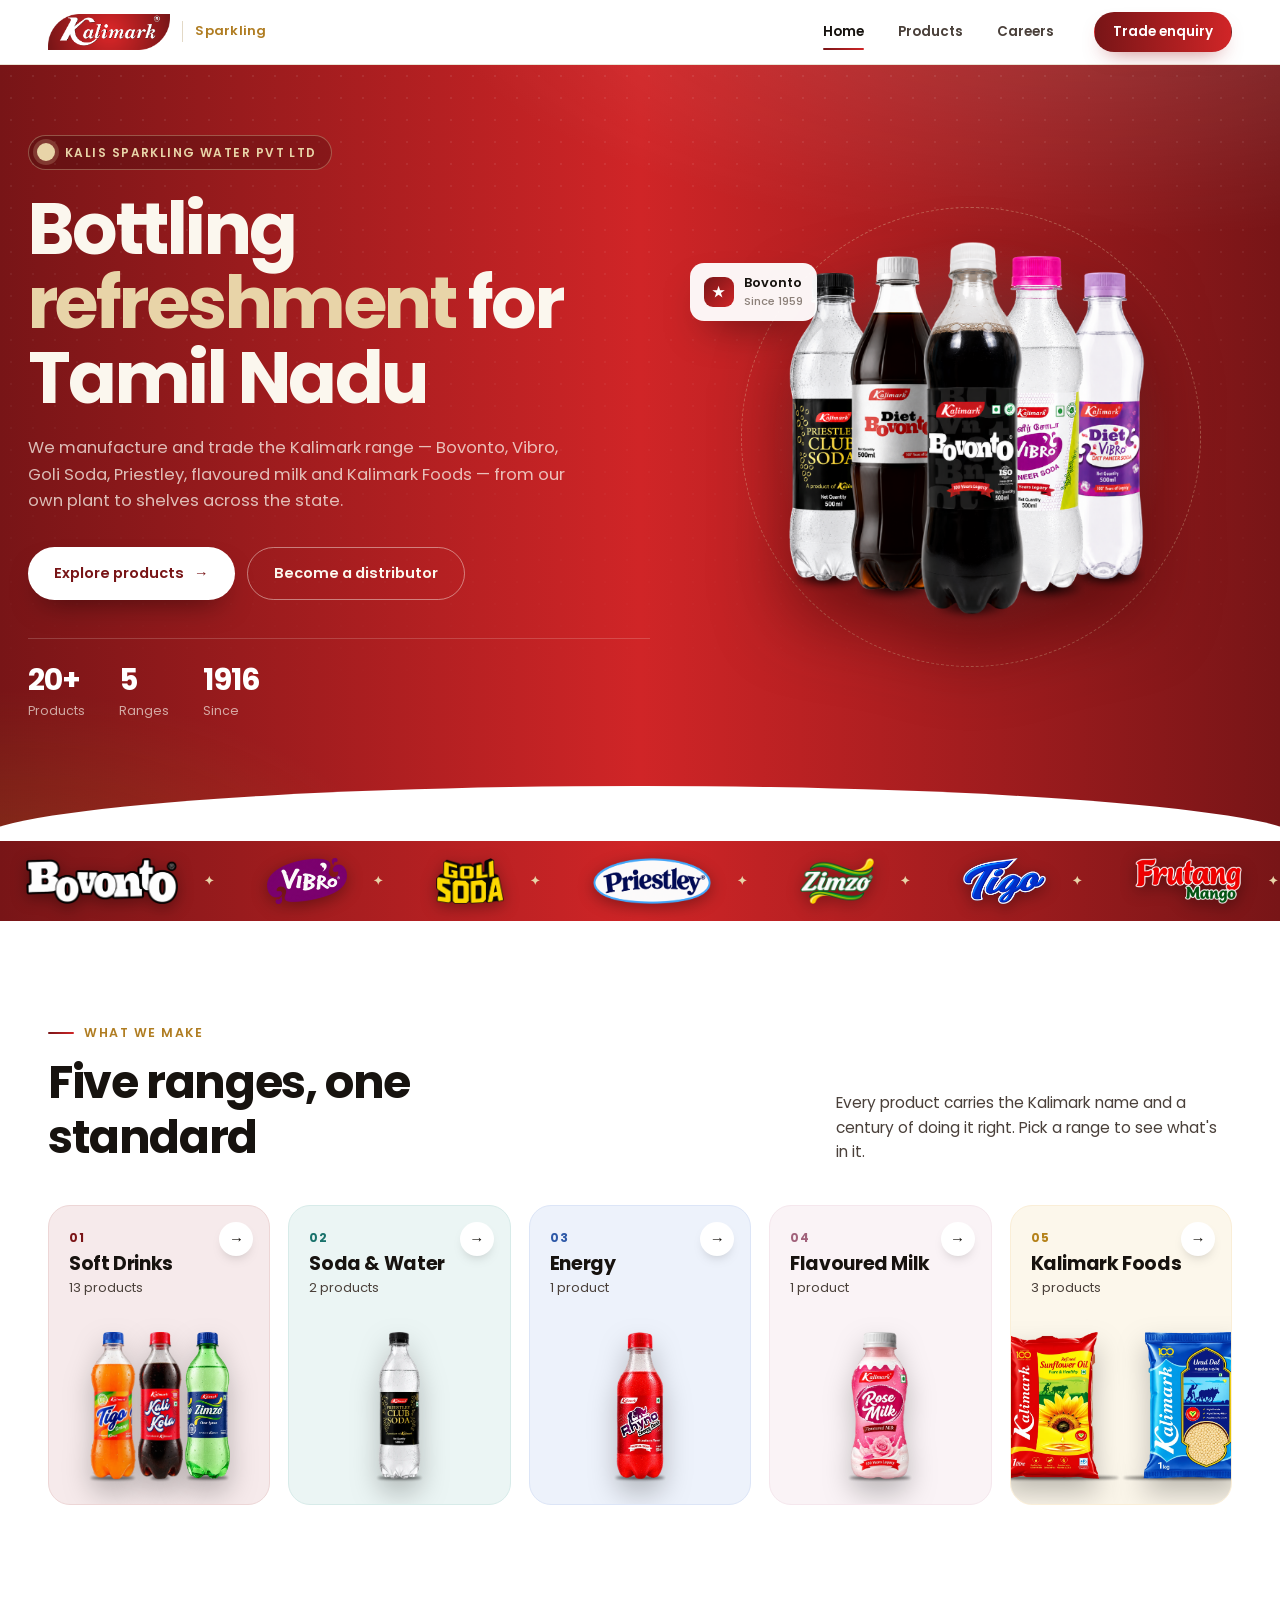
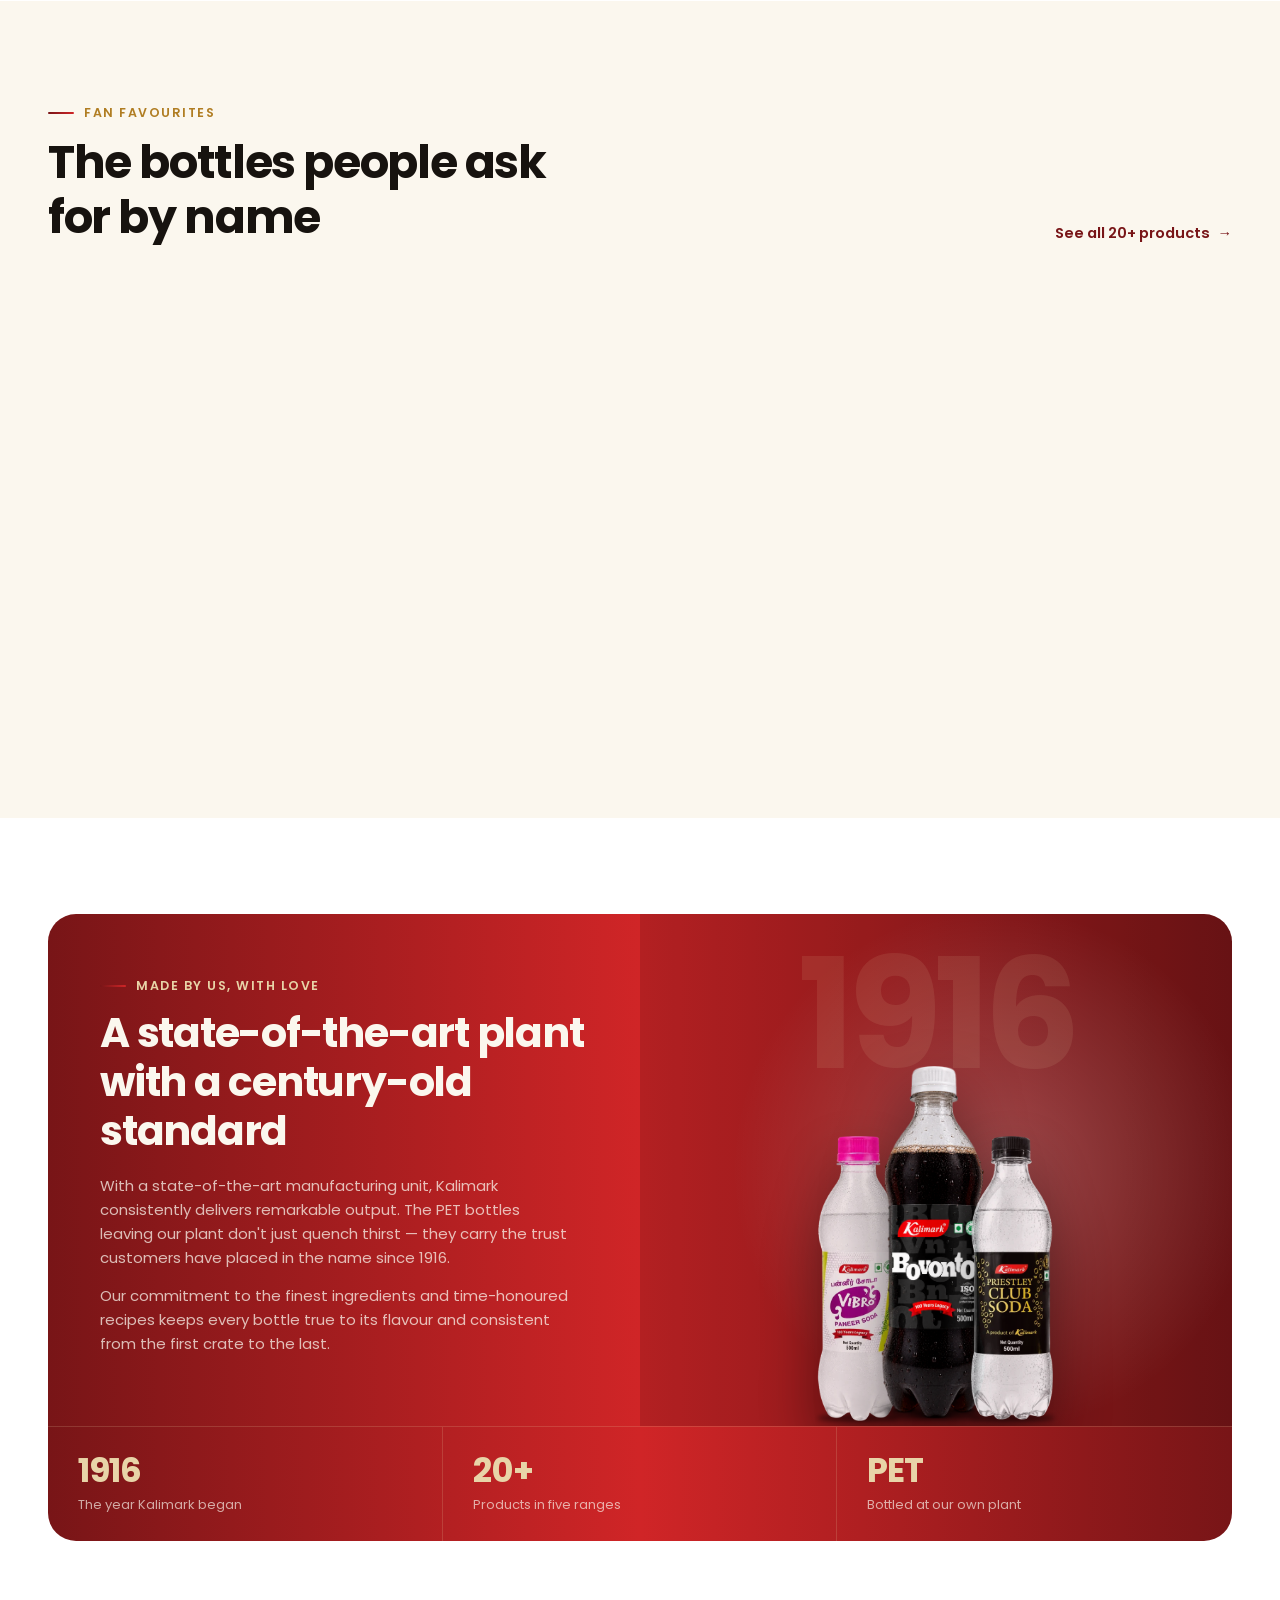
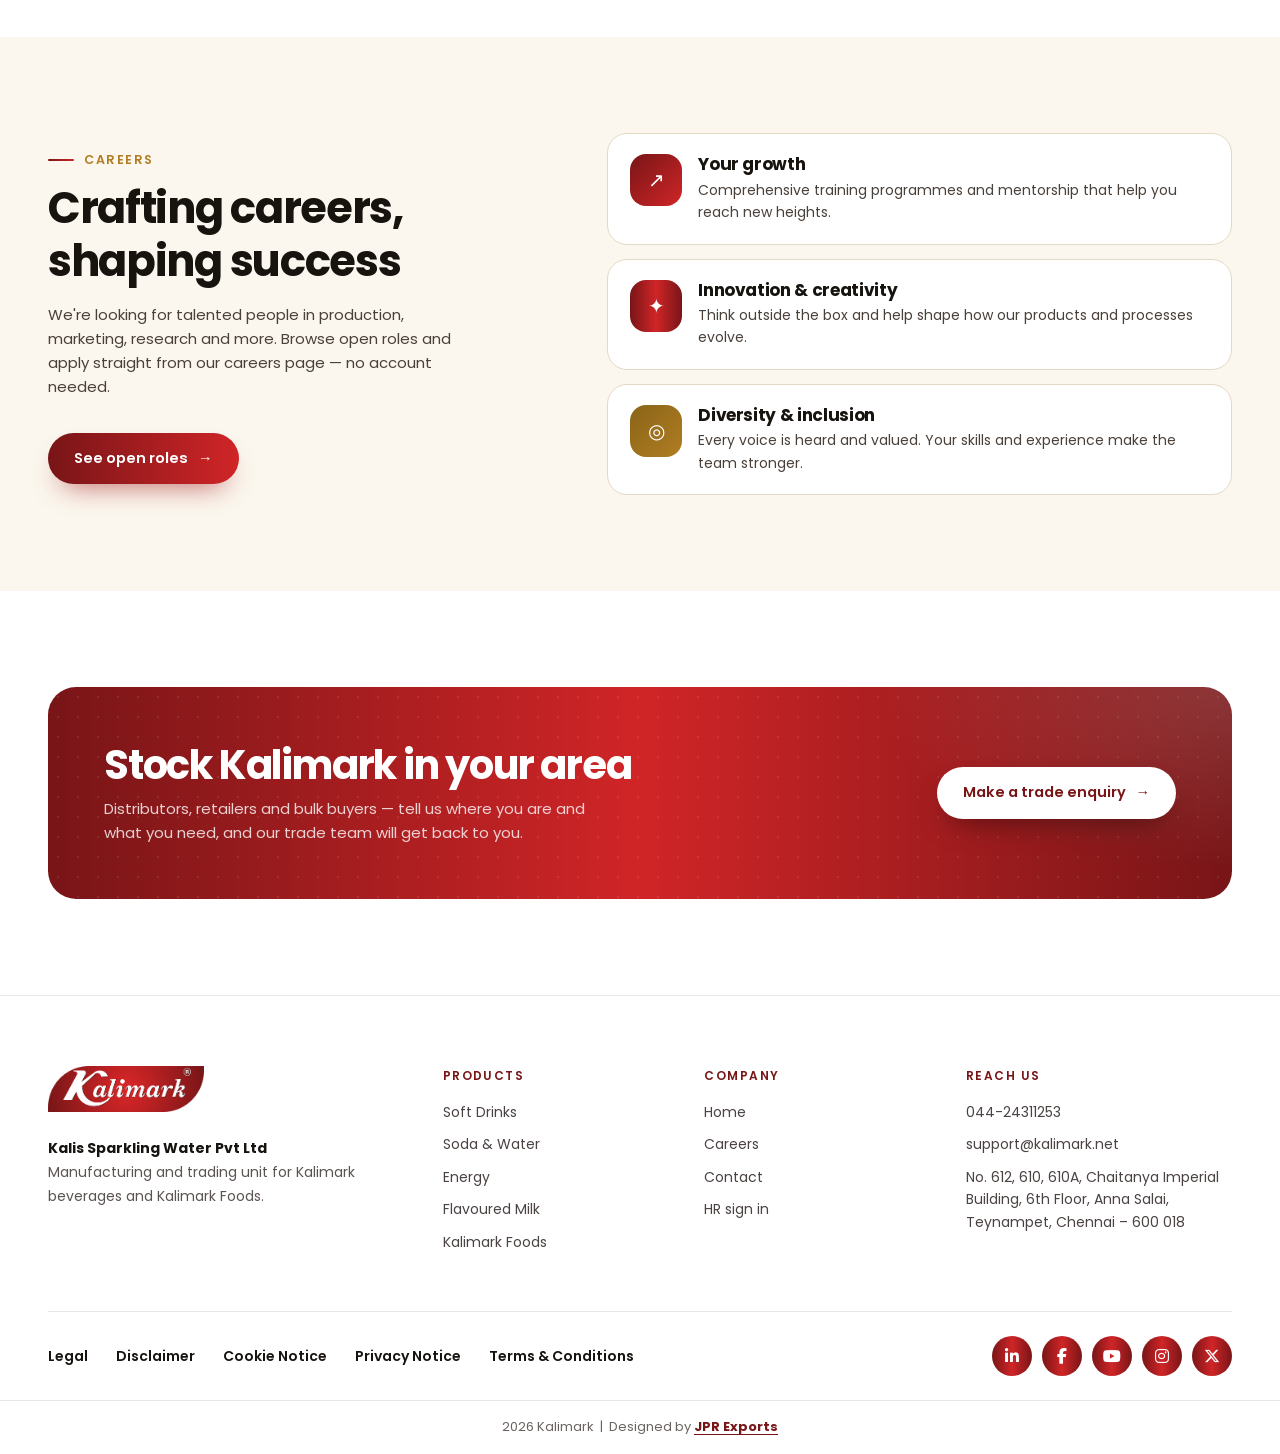
<file: index.html>
<!DOCTYPE html>
<html lang="en">
<head>
  <meta charset="UTF-8">
  <meta name="viewport" content="width=device-width, initial-scale=1">
  <title>Kalis Sparkling Water — Makers of Kalimark | sparkling.co.in</title>
  <meta name="description" content="Kalis Sparkling Water Pvt Ltd manufactures and trades the Kalimark range: Bovonto, Vibro, Goli Soda, Priestley, Flavoured Milk and Kalimark Foods. Products, trade enquiries and careers.">
  <link rel="canonical" href="https://sparkling.co.in/">
  <meta name="theme-color" content="#a3191d">
  <link rel="icon" type="image/png" href="images/favicon%20kalimark.png"><link rel="apple-touch-icon" href="images/favicon%20kalimark.png">
  <link rel="stylesheet" href="https://cdnjs.cloudflare.com/ajax/libs/font-awesome/6.5.2/css/all.min.css" referrerpolicy="no-referrer">
  <link rel="preconnect" href="https://fonts.googleapis.com">
  <link rel="preconnect" href="https://fonts.gstatic.com" crossorigin>
  <link href="https://fonts.googleapis.com/css2?family=Poppins:wght@400;500;600;700&display=swap" rel="stylesheet">
  <link rel="stylesheet" href="css/styles.css">
  <link rel="stylesheet" href="css/pages.css">
</head>
<body>

  <header class="topbar">
    <a class="brand" href="index.html">
      <img src="images/logo.png" alt="Kalimark" class="brand-logo">
      <span class="brand-label">Sparkling</span>
    </a>
    <nav class="topnav" aria-label="Site">
      <a href="index.html" class="on" aria-current="page">Home</a>
      <a href="products.html">Products</a>
      <a href="careers.html">Careers</a>
      <a class="nav-link cta m-cta" href="contact.html">Trade enquiry</a>
    </nav>
    <a class="nav-link cta d-cta" href="contact.html">Trade enquiry</a>
    <button class="tb-burger" type="button" aria-label="Open menu" aria-expanded="false"
      onclick="var h=this.closest('header');var o=h.classList.toggle('open');this.setAttribute('aria-expanded',o)"><span></span><span></span><span></span></button>
  </header>

  <section class="hero home">
    <div class="hero-inner">
      <div>
        <span class="eyebrow"><span class="dot"></span>Kalis Sparkling Water Pvt Ltd</span>
        <h1>Bottling <em>refreshment</em> for Tamil Nadu</h1>
        <p>We manufacture and trade the Kalimark range — Bovonto, Vibro, Goli Soda, Priestley, flavoured milk and Kalimark Foods — from our own plant to shelves across the state.</p>
        <div class="hero-actions">
          <a class="btn-light" href="products.html">Explore products <span class="arrow">→</span></a>
          <a class="btn-line" href="contact.html">Become a distributor</a>
        </div>
        <div class="hero-stats">
          <div><div class="v">20+</div><div class="l">Products</div></div>
          <div><div class="v">5</div><div class="l">Ranges</div></div>
          <div><div class="v">1916</div><div class="l">Since</div></div>
        </div>
      </div>
      <div class="stage">
        <div class="halo"></div>
        <div class="ring"></div>
        <div class="bottles group"><img src="images/Kalimarkproducts.png" alt="Kalimark Bovonto, Diet Bovonto, Vibro, Diet Vibro and Priestley Club Soda"></div>
        <div class="chip-float c1"><span class="ic">★</span><div>Bovonto<small>Since 1959</small></div></div>
      </div>
    </div>
  </section>

  <div class="ticker" aria-hidden="true"><div class="ticker-track"><span><img class="tk-logo" src="images/logos/bovonto.png" alt="Bovonto" onerror="this.replaceWith(this.alt)"></span><span><img class="tk-logo" src="images/logos/vibro.png" alt="Vibro" onerror="this.replaceWith(this.alt)"></span><span><img class="tk-logo" src="images/logos/goli-soda.png" alt="Goli Soda" onerror="this.replaceWith(this.alt)"></span><span><img class="tk-logo" src="images/logos/priestley.png" alt="Priestley" onerror="this.replaceWith(this.alt)"></span><span><img class="tk-logo" src="images/logos/zimzo.png" alt="Zimzo" onerror="this.replaceWith(this.alt)"></span><span><img class="tk-logo" src="images/logos/tigo.png" alt="Tigo" onerror="this.replaceWith(this.alt)"></span><span><img class="tk-logo" src="images/logos/frutang.png" alt="Frutang" onerror="this.replaceWith(this.alt)"></span><span><img class="tk-logo" src="images/logos/kalikola.png" alt="Kalikola" onerror="this.replaceWith(this.alt)"></span><span><img class="tk-logo" src="images/logos/jinji.png" alt="Jinji" onerror="this.replaceWith(this.alt)"></span><span><img class="tk-logo" src="images/logos/rhyno.png" alt="Rhyno" onerror="this.replaceWith(this.alt)"></span><span><img class="tk-logo" src="images/logos/flavoured-milk.png" alt="Flavoured Milk" onerror="this.replaceWith(this.alt)"></span><span><img class="tk-logo" src="images/logos/kalimark-foods.png" alt="Kalimark Foods" onerror="this.replaceWith(this.alt)"></span><span><img class="tk-logo" src="images/logos/bovonto.png" alt="Bovonto" onerror="this.replaceWith(this.alt)"></span><span><img class="tk-logo" src="images/logos/vibro.png" alt="Vibro" onerror="this.replaceWith(this.alt)"></span><span><img class="tk-logo" src="images/logos/goli-soda.png" alt="Goli Soda" onerror="this.replaceWith(this.alt)"></span><span><img class="tk-logo" src="images/logos/priestley.png" alt="Priestley" onerror="this.replaceWith(this.alt)"></span><span><img class="tk-logo" src="images/logos/zimzo.png" alt="Zimzo" onerror="this.replaceWith(this.alt)"></span><span><img class="tk-logo" src="images/logos/tigo.png" alt="Tigo" onerror="this.replaceWith(this.alt)"></span><span><img class="tk-logo" src="images/logos/frutang.png" alt="Frutang" onerror="this.replaceWith(this.alt)"></span><span><img class="tk-logo" src="images/logos/kalikola.png" alt="Kalikola" onerror="this.replaceWith(this.alt)"></span><span><img class="tk-logo" src="images/logos/jinji.png" alt="Jinji" onerror="this.replaceWith(this.alt)"></span><span><img class="tk-logo" src="images/logos/rhyno.png" alt="Rhyno" onerror="this.replaceWith(this.alt)"></span><span><img class="tk-logo" src="images/logos/flavoured-milk.png" alt="Flavoured Milk" onerror="this.replaceWith(this.alt)"></span><span><img class="tk-logo" src="images/logos/kalimark-foods.png" alt="Kalimark Foods" onerror="this.replaceWith(this.alt)"></span></div></div>

  <section class="sec">
    <div class="wrap">
      <div class="sec-head reveal">
        <div>
          <span class="kicker">What we make</span>
          <h2>Five ranges, one standard</h2>
        </div>
        <p>Every product carries the Kalimark name and a century of doing it right. Pick a range to see what's in it.</p>
      </div>
      <div class="ranges">
        <a class="range reveal" style="--t:#9a1a1d" href="products.html#soft-drinks">
          <span class="go">→</span>
          <span class="num">01</span>
          <h3>Soft Drinks</h3>
          <span class="count">13 products</span>
          <div class="art"><img src="images/products/tigo.webp" alt="" loading="lazy"><img src="images/products/kalikola.webp" alt="" loading="lazy"><img src="images/products/zimzo.webp" alt="" loading="lazy"></div>
        </a>
        <a class="range reveal" style="--t:#1f8f86" href="products.html#soda-water">
          <span class="go">→</span>
          <span class="num">02</span>
          <h3>Soda & Water</h3>
          <span class="count">2 products</span>
          <div class="art"><img src="images/products/priestley-club-soda.webp" alt="" loading="lazy"></div>
        </a>
        <a class="range reveal" style="--t:#3a6fd1" href="products.html#energy">
          <span class="go">→</span>
          <span class="num">03</span>
          <h3>Energy</h3>
          <span class="count">1 product</span>
          <div class="art"><img src="images/products/rhyno.webp" alt="" loading="lazy"></div>
        </a>
        <a class="range reveal" style="--t:#c97a9a" href="products.html#milk">
          <span class="go">→</span>
          <span class="num">04</span>
          <h3>Flavoured Milk</h3>
          <span class="count">1 product</span>
          <div class="art"><img src="images/products/flavoured-milk.webp" alt="" loading="lazy"></div>
        </a>
        <a class="range reveal" style="--t:#e2a21f" href="products.html#grocery">
          <span class="go">→</span>
          <span class="num">05</span>
          <h3>Kalimark Foods</h3>
          <span class="count">3 products</span>
          <div class="art"><img src="images/products/sunflower-oil.webp" alt="" loading="lazy"><img src="images/products/urad-dal.webp" alt="" loading="lazy"></div>
        </a>
      </div>
    </div>
  </section>

  <section class="sec paper">
    <div class="wrap">
      <div class="sec-head reveal">
        <div>
          <span class="kicker">Fan favourites</span>
          <h2>The bottles people ask for by name</h2>
        </div>
        <a class="text-link" href="products.html">See all 20+ products <span class="arrow">→</span></a>
      </div>
      <div class="pgrid four">
        <a class="pcard reveal" style="--t:#6b2a7a" href="products.html#soft-drinks">
          <div class="pimg-wrap"><img src="images/products/bovonto.webp" alt="Kalimark Bovonto" loading="lazy"><span class="badge-t">Grape · Since 1959</span></div>
          <div class="pbody">
            <div class="ptype">Grape · Since 1959</div>
            <div class="pname">Bovonto</div>
            <div class="ptag">Bold grape fizz that&#x27;s owned millions of hearts for decades.</div>
            <div class="pmore"><span>View range</span><i>→</i></div>
          </div>
        </a>
        <a class="pcard reveal" style="--t:#7c4fd1" href="products.html#soft-drinks">
          <div class="pimg-wrap"><img src="images/products/goli-soda.webp" alt="Kalimark Goli Soda" loading="lazy"><span class="badge-t">Marble-neck Soda</span></div>
          <div class="pbody">
            <div class="ptype">Marble-neck Soda</div>
            <div class="pname">Goli Soda</div>
            <div class="ptag">Timeless charm, modern flair — in five flavours.</div>
            <div class="pmore"><span>View range</span><i>→</i></div>
          </div>
        </a>
        <a class="pcard reveal" style="--t:#c97a9a" href="products.html#milk">
          <div class="pimg-wrap"><img src="images/products/flavoured-milk.webp" alt="Kalimark Flavoured Milk" loading="lazy"><span class="badge-t">Four Flavours</span></div>
          <div class="pbody">
            <div class="ptype">Four Flavours</div>
            <div class="pname">Flavoured Milk</div>
            <div class="ptag">Almond, Choco Blast, Vanilla and Rose Milk.</div>
            <div class="pmore"><span>View range</span><i>→</i></div>
          </div>
        </a>
        <a class="pcard reveal" style="--t:#d02527" href="products.html#energy">
          <div class="pimg-wrap"><img src="images/products/rhyno.webp" alt="Kalimark Rhyno" loading="lazy"><span class="badge-t">Energy Drink</span></div>
          <div class="pbody">
            <div class="ptype">Energy Drink</div>
            <div class="pname">Rhyno</div>
            <div class="ptag">Strawberry &amp; blueberry energy for when the day needs a push.</div>
            <div class="pmore"><span>View range</span><i>→</i></div>
          </div>
        </a>
      </div>
    </div>
  </section>

  <section class="sec">
    <div class="wrap">
      <div class="plant reveal">
        <div class="plant-copy">
          <span class="kicker">Made by us, with love</span>
          <h2>A state-of-the-art plant with a century-old standard</h2>
          <p>With a state-of-the-art manufacturing unit, Kalimark consistently delivers remarkable output. The PET bottles leaving our plant don't just quench thirst — they carry the trust customers have placed in the name since 1916.</p>
          <p>Our commitment to the finest ingredients and time-honoured recipes keeps every bottle true to its flavour and consistent from the first crate to the last.</p>
        </div>
        <div class="plant-visual">
          <img src="images/products/vibro.webp" alt="">
          <img src="images/products/bovonto.webp" alt="Kalimark Bovonto">
          <img src="images/products/priestley-club-soda.webp" alt="">
        </div>
        <div class="facts">
          <div class="fact"><div class="v">1916</div><div class="l">The year Kalimark began</div></div>
          <div class="fact"><div class="v">20+</div><div class="l">Products in five ranges</div></div>
          <div class="fact"><div class="v">PET</div><div class="l">Bottled at our own plant</div></div>
        </div>
      </div>
    </div>
  </section>

  <section class="sec paper">
    <div class="wrap careers-band">
      <div class="reveal">
        <span class="kicker">Careers</span>
        <h2>Crafting careers, shaping success</h2>
        <p>We're looking for talented people in production, marketing, research and more. Browse open roles and apply straight from our careers page — no account needed.</p>
        <a class="btn-red" href="careers.html">See open roles <span class="arrow">→</span></a>
      </div>
      <div class="perks">
        <div class="perk reveal"><div class="n">↗</div><div><h3>Your growth</h3><p>Comprehensive training programmes and mentorship that help you reach new heights.</p></div></div>
        <div class="perk reveal"><div class="n">✦</div><div><h3>Innovation &amp; creativity</h3><p>Think outside the box and help shape how our products and processes evolve.</p></div></div>
        <div class="perk reveal"><div class="n">◎</div><div><h3>Diversity &amp; inclusion</h3><p>Every voice is heard and valued. Your skills and experience make the team stronger.</p></div></div>
      </div>
    </div>
  </section>

  <section class="sec">
    <div class="wrap">
      <div class="trade reveal">
        <div>
          <h2>Stock Kalimark in your area</h2>
          <p>Distributors, retailers and bulk buyers — tell us where you are and what you need, and our trade team will get back to you.</p>
        </div>
        <a class="btn-light" href="contact.html">Make a trade enquiry <span class="arrow">→</span></a>
      </div>
    </div>
  </section>

  <footer class="site-footer">
    <div class="wrap">
      <div class="foot-grid">
        <div class="foot-brand">
          <img src="images/logo.png" alt="Kalimark">
          <p><strong style="color:#fff">Kalis Sparkling Water Pvt Ltd</strong><br>Manufacturing and trading unit for Kalimark beverages and Kalimark Foods.</p>
        </div>
        <div class="foot-col">
          <h4>Products</h4>
          <a href="products.html#soft-drinks">Soft Drinks</a><a href="products.html#soda-water">Soda & Water</a><a href="products.html#energy">Energy</a><a href="products.html#milk">Flavoured Milk</a><a href="products.html#grocery">Kalimark Foods</a>
        </div>
        <div class="foot-col">
          <h4>Company</h4>
          <a href="index.html">Home</a>
          <a href="careers.html">Careers</a>
          <a href="contact.html">Contact</a>
          <a href="admin.html">HR sign in</a>
        </div>
        <div class="foot-col">
          <h4>Reach us</h4>
          <a href="tel:+914424311253">044-24311253</a>
          <a href="mailto:support@kalimark.net">support@kalimark.net</a>
          <span>No. 612, 610, 610A, Chaitanya Imperial Building, 6th Floor, Anna Salai, Teynampet, Chennai – 600 018</span>
        </div>
      </div>
    </div>
    <div class="wrap">
      <div class="lu-row plain">
        <div class="lu-legal" role="navigation" aria-label="Legal"><a href="legal.html">Legal</a><a href="disclaimer.html">Disclaimer</a><a href="cookie-notice.html">Cookie Notice</a><a href="privacy-notice.html">Privacy Notice</a><a href="terms.html">Terms &amp; Conditions</a></div>
        <div class="lu-social"><a href="https://www.linkedin.com/in/kalimark-drinks-84a357249/" target="_blank" rel="noopener" aria-label="Kalimark on LinkedIn"><i class="fa-brands fa-linkedin-in"></i></a><a href="https://www.facebook.com/kalimarkdrinks/" target="_blank" rel="noopener" aria-label="Kalimark on Facebook"><i class="fa-brands fa-facebook-f"></i></a><a href="https://www.youtube.com/channel/UCXeoDkeyvbUBGC7T3b5lyIw" target="_blank" rel="noopener" aria-label="Kalimark on YouTube"><i class="fa-brands fa-youtube"></i></a><a href="https://www.instagram.com/kalimarkdrinks/" target="_blank" rel="noopener" aria-label="Kalimark on Instagram"><i class="fa-brands fa-instagram"></i></a><a href="https://x.com/kalimarkdrinks" target="_blank" rel="noopener" aria-label="Kalimark on X (Twitter)"><i class="fa-brands fa-x-twitter"></i></a></div>
      </div>
    </div>
    <div class="lu-copy"><span data-year>2026</span> Kalimark<span class="lu-sep"> &nbsp;|&nbsp; </span><span class="lu-by">Designed by <strong><a href="https://www.jprexports.com" target="_blank" rel="noopener">JPR Exports</a></strong></span></div>
  </footer>

  <script src="js/sparkling.js"></script>
</body>
</html>
</file>
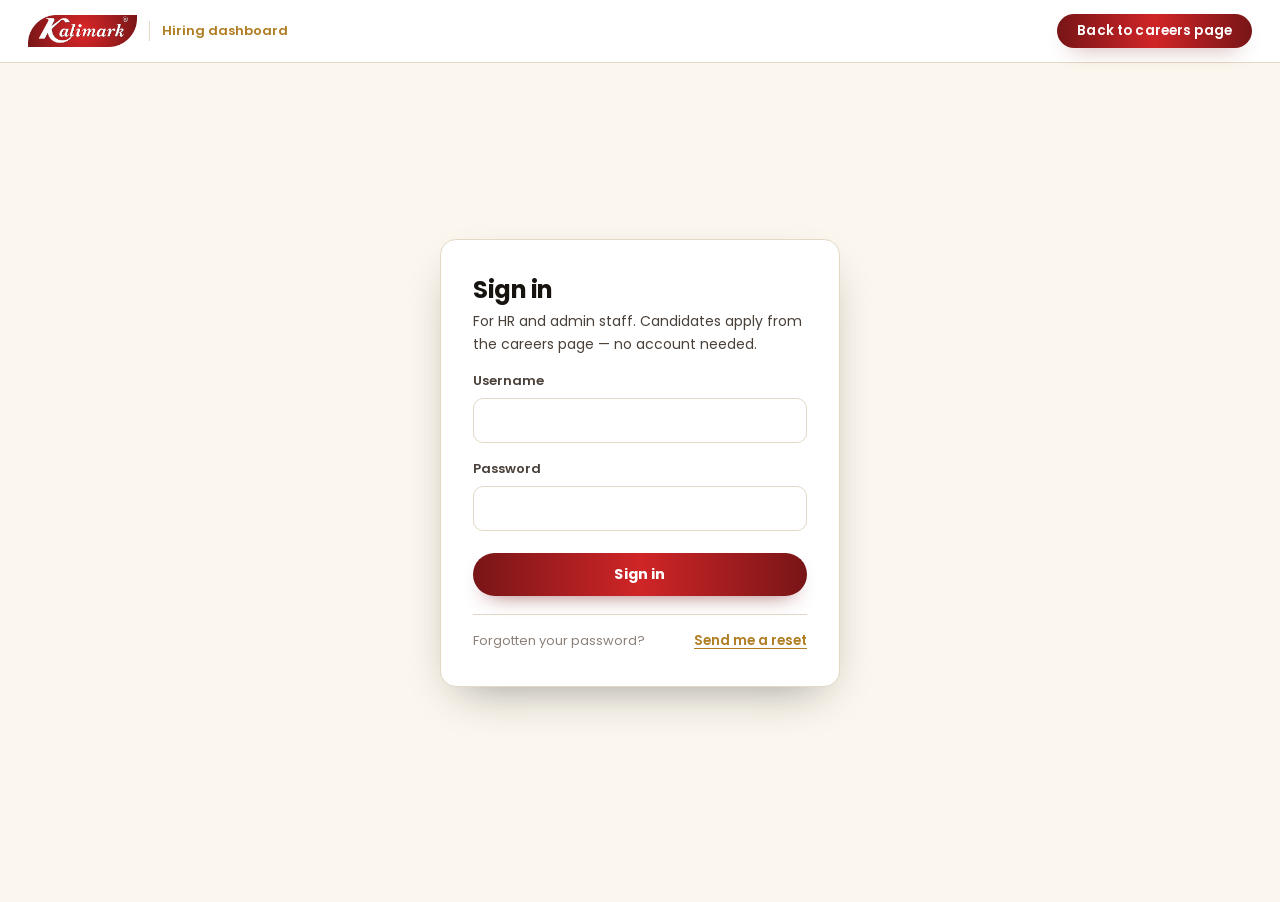
<file: admin.html>
<!DOCTYPE html>
<html lang="en">
<head>
  <meta charset="UTF-8">
  <meta name="viewport" content="width=device-width, initial-scale=1">
  <title>Sign in — Kalimark Careers</title>
  <meta name="robots" content="noindex">
  <link rel="preconnect" href="https://fonts.googleapis.com">
  <link rel="preconnect" href="https://fonts.gstatic.com" crossorigin>
  <link href="https://fonts.googleapis.com/css2?family=Poppins:wght@400;500;600;700&display=swap" rel="stylesheet">
  <link rel="icon" type="image/png" href="images/favicon%20kalimark.png"><link rel="apple-touch-icon" href="images/favicon%20kalimark.png">
  <link rel="stylesheet" href="css/styles.css?v=20261009h">
  <link rel="stylesheet" href="css/careers.css?v=20261009h">
</head>
<body>

  <header class="topbar">
    <a class="brand" href="admin.html">
      <img src="images/logo.png" alt="Kalimark" class="brand-logo">
      <span class="brand-label">Hiring dashboard</span>
    </a>
    <a class="nav-link" href="careers.html">Back to careers page</a>
  </header>

  <!-- SIGN IN -->
  <div class="login-page" id="loginPage">
    <div class="login-card">
      <h1>Sign in</h1>
      <p class="login-sub">For HR and admin staff. Candidates apply from the careers page — no account needed.</p>

      <label for="loginUsername">Username</label>
      <input type="text" id="loginUsername" autocomplete="username" autocapitalize="none">

      <label for="loginPassword">Password</label>
      <input type="password" id="loginPassword" autocomplete="current-password">

      <button class="primary-btn full" id="loginBtn">Sign in</button>
      <div class="msg" id="loginMsg"></div>

      <div class="login-foot">
        <span>Forgotten your password?</span>
        <button class="text-btn" id="forgotBtn">Send me a reset</button>
      </div>
    </div>
  </div>

  <!-- DASHBOARD -->
  <div class="admin-wrap is-loading" id="dashboard">
    <div class="admin-header">
      <h1>Welcome, <span id="adminName"></span><span class="role-tag" id="adminRoleTag"></span></h1>
      <div class="header-actions">
        <button class="ghost-btn" onclick="openChangePassword(false)">Change password</button>
        <button class="ghost-btn" onclick="signOut()">Sign out</button>
      </div>
    </div>

    <div class="dash-progress" aria-hidden="true"></div>
    <div class="dash-loader" role="status" aria-live="polite">
      <span class="cr-spinner"></span>
      <p>Loading your dashboard…</p>
    </div>

    <div class="stats-row six" data-role="hr">
      <div class="stat-card accent-red" data-go="jobsTab">
        <div class="stat-value" id="statActiveJobs">–</div>
        <div class="stat-label">Roles open</div>
      </div>
      <div class="stat-card accent-ink" data-go="appsTab">
        <div class="stat-value" id="statTotalApps">–</div>
        <div class="stat-label">Applications</div>
      </div>
      <div class="stat-card" data-go="interviewsTab">
        <div class="stat-value" id="statInterviews">–</div>
        <div class="stat-label">Awaiting interview result</div>
      </div>
      <div class="stat-card accent-purple" data-go="shortlistTab">
        <div class="stat-value" id="statShortlisted">–</div>
        <div class="stat-label">Shortlisted</div>
      </div>
      <div class="stat-card accent-ok" data-go="hiredTab">
        <div class="stat-value" id="statHired">–</div>
        <div class="stat-label">Hired</div>
      </div>
      <div class="stat-card accent-danger" data-go="rejectedTab">
        <div class="stat-value" id="statRejected">–</div>
        <div class="stat-label">Rejected</div>
      </div>
    </div>

    <div class="tabs">
      <button class="tab-btn" data-tab="postTab" data-role="hr" onclick="switchTab('postTab')">Post a role</button>
      <button class="tab-btn" data-tab="jobsTab" data-role="hr" onclick="switchTab('jobsTab')">Manage roles</button>
      <button class="tab-btn" data-tab="appsTab" data-role="hr" onclick="switchTab('appsTab')">Applications<span class="tab-count" id="cntApps">–</span></button>
      <button class="tab-btn" data-tab="interviewsTab" data-role="hr" onclick="switchTab('interviewsTab')">Interviews<span class="tab-count" id="cntInterviews">–</span></button>
      <button class="tab-btn" data-tab="shortlistTab" data-role="hr" onclick="switchTab('shortlistTab')">Shortlisted<span class="tab-count" id="cntShortlisted">–</span></button>
      <button class="tab-btn" data-tab="hiredTab" data-role="hr" onclick="switchTab('hiredTab')">Hired<span class="tab-count" id="cntHired">–</span></button>
      <button class="tab-btn" data-tab="rejectedTab" data-role="hr" onclick="switchTab('rejectedTab')">Rejected<span class="tab-count" id="cntRejected">–</span></button>
      <button class="tab-btn" data-tab="hrTab" data-role="admin" onclick="switchTab('hrTab')">HR accounts</button>
      <button class="tab-btn" data-tab="applicantsTab" data-role="admin" onclick="switchTab('applicantsTab')">Applicants</button>
    </div>

    <!-- Post a role -->
    <div class="tab-panel" id="postTab" data-role="hr">
      <div class="panel-card">
        <h2 id="jobFormHeading">New role</h2>
        <input type="hidden" id="jobEditId">

        <div class="grid-2">
          <div>
            <label for="jobTitle">Title <span class="required">*</span></label>
            <input type="text" id="jobTitle">
          </div>
          <div>
            <label for="jobDepartment">Team</label>
            <select id="jobDepartment">
              <option>Operations</option>
              <option>Quality</option>
              <option>Sales</option>
              <option>Marketing</option>
              <option>Human Resources</option>
              <option>Finance</option>
              <option>Engineering</option>
              <option>Analytics</option>
              <option>Logistics</option>
              <option>Customer Success</option>
              <option value="Other">Other</option>
            </select>
            <input type="text" id="jobDepartmentOther" placeholder="Name the team" style="display:none; margin-top:8px;">
          </div>
        </div>

        <div class="grid-2">
          <div>
            <label for="jobLocation">Location</label>
            <select id="jobLocation">
              <option>Virudhunagar, Tamil Nadu</option>
              <option>Madurai, Tamil Nadu</option>
              <option>Coimbatore, Tamil Nadu</option>
              <option>Chennai, Tamil Nadu</option>
              <option>Bengaluru, Karnataka</option>
              <option>Remote</option>
              <option>Hybrid</option>
              <option value="Other">Other</option>
            </select>
            <input type="text" id="jobLocationOther" placeholder="Name the location" style="display:none; margin-top:8px;">
          </div>
          <div>
            <label for="jobType">Employment type</label>
            <select id="jobType">
              <option>Full-time</option>
              <option>Part-time</option>
              <option>Contract</option>
              <option>Internship</option>
            </select>
          </div>
        </div>

        <div class="grid-2">
          <div>
            <label for="jobSalary">Pay range</label>
            <select id="jobSalary">
              <option value="Not disclosed">Not disclosed</option>
              <option value="Under Rs 3,00,000 / year">Under Rs 3,00,000 / year</option>
              <option value="Rs 3,00,000 - 5,00,000 / year">Rs 3,00,000 - 5,00,000 / year</option>
              <option value="Rs 5,00,000 - 8,00,000 / year">Rs 5,00,000 - 8,00,000 / year</option>
              <option value="Rs 8,00,000 - 12,00,000 / year">Rs 8,00,000 - 12,00,000 / year</option>
              <option value="Rs 12,00,000 - 20,00,000 / year">Rs 12,00,000 - 20,00,000 / year</option>
              <option value="Rs 20,00,000+ / year">Rs 20,00,000+ / year</option>
              <option value="Custom">Something else</option>
            </select>
            <input type="text" id="jobSalaryOther" placeholder="e.g. Rs 18,000 / month" style="display:none; margin-top:8px;">
          </div>
          <div>
            <label for="jobDeadline">Closes on</label>
            <input type="date" id="jobDeadline">
          </div>
        </div>

        <label for="jobEmployerEmail">Send new applications to <span class="required">*</span></label>
        <input type="email" id="jobEmployerEmail" placeholder="hiring-manager@kalimark.com">

        <label for="jobDescription">About the role <span class="required">*</span></label>
        <textarea id="jobDescription" rows="5"></textarea>

        <label for="jobRequirements">What we are looking for</label>
        <textarea id="jobRequirements" rows="4" placeholder="One point per line."></textarea>

        <label for="jobStatus">Visibility</label>
        <select id="jobStatus">
          <option value="Active">Open — shown on the careers page</option>
          <option value="Closed">Closed — hidden</option>
        </select>

        <button class="primary-btn" style="margin-top:22px;" id="saveJobBtn" onclick="saveJob()">Publish role</button>
        <button class="ghost-btn" style="margin-top:22px; display:none;" id="cancelEditBtn" onclick="resetJobForm()">Cancel</button>
        <div class="msg" id="jobFormMsg"></div>
      </div>
    </div>

    <!-- Manage roles -->
    <div class="tab-panel" id="jobsTab" data-role="hr">
      <div class="table-wrap">
        <table>
          <thead><tr><th>Title</th><th>Team</th><th>Location</th><th>Type</th><th>Status</th><th>Posted</th><th>Action</th></tr></thead>
          <tbody id="jobsTableBody"></tbody>
        </table>
      </div>
    </div>

    <!-- Applications: every candidate, wherever they are in the process -->
    <div class="tab-panel" id="appsTab" data-role="hr">
      <p class="tab-intro">Everyone who applied. The <strong>Next step</strong> column shows what to do for each person. Click a name to see their full history.</p>
      <div class="panel-card toolbar">
        <input type="search" id="appSearch" placeholder="Search name, email or phone" oninput="renderAppsTable()">
        <select class="filter-select" id="appJobFilter" onchange="renderAllLists()">
          <option value="">Every role</option>
        </select>
        <select class="filter-select" id="appStageFilter" onchange="renderAppsTable()">
          <option value="">Every stage</option>
          <option value="new">New</option>
          <option value="Interview Scheduled">Interview booked</option>
          <option value="Shortlisted">Shortlisted</option>
          <option value="Hired">Hired</option>
          <option value="Rejected">Rejected</option>
        </select>
      </div>
      <div class="table-wrap">
        <table class="mcards">
          <thead>
            <tr>
              <th>Candidate</th><th>Role</th><th>Contact</th><th>Experience</th>
              <th>Resume</th><th>Status</th><th>Applied</th><th>Next step</th>
            </tr>
          </thead>
          <tbody id="appsTableBody"></tbody>
        </table>
      </div>
    </div>

    <!-- Interviews: one row per round, result recorded here -->
    <div class="tab-panel" id="interviewsTab" data-role="hr">
      <p class="tab-intro">One row per interview round. After the interview, record the result — <strong>Shortlist</strong> moves the candidate to the Shortlisted tab, <strong>Reject</strong> to the Rejected tab, <strong>Hire</strong> to the Hired tab.</p>
      <div class="panel-card toolbar">
        <div class="chips" id="ivChips">
          <button class="chip on" data-f="pending" onclick="setIvFilter('pending')">Awaiting result</button>
          <button class="chip" data-f="done" onclick="setIvFilter('done')">Completed</button>
          <button class="chip" data-f="all" onclick="setIvFilter('all')">All rounds</button>
        </div>
      </div>
      <div class="table-wrap">
        <table class="mcards">
          <thead>
            <tr>
              <th>Candidate</th><th>Role</th><th>Round</th><th>Date &amp; time</th><th>Mode &amp; where</th>
              <th>Result</th><th>Action</th><th>Set by</th>
            </tr>
          </thead>
          <tbody id="interviewsTableBody"></tbody>
        </table>
      </div>
    </div>

    <!-- Shortlisted: everyone who cleared at least one round -->
    <div class="tab-panel" id="shortlistTab" data-role="hr">
      <p class="tab-intro">Everyone who has cleared a round. From here, schedule the next round, hire, or reject. Candidates stay listed after they are hired or rejected, so you can see who came through this stage.</p>
      <div class="table-wrap">
        <table class="mcards">
          <thead>
            <tr><th>Candidate</th><th>Role</th><th>Rounds cleared</th><th>Status</th><th>Shortlisted on</th><th>Next step</th></tr>
          </thead>
          <tbody id="shortlistTableBody"></tbody>
        </table>
      </div>
    </div>

    <!-- Hired -->
    <div class="tab-panel" id="hiredTab" data-role="hr">
      <div class="table-wrap">
        <table class="mcards">
          <thead>
            <tr><th>Candidate</th><th>Role</th><th>Contact</th><th>Rounds</th><th>Hired on</th><th>Note</th></tr>
          </thead>
          <tbody id="hiredTableBody"></tbody>
        </table>
      </div>
    </div>

    <!-- Rejected -->
    <div class="tab-panel" id="rejectedTab" data-role="hr">
      <div class="table-wrap">
        <table class="mcards">
          <thead>
            <tr><th>Candidate</th><th>Role</th><th>Contact</th><th>Rejected at</th><th>On</th><th>Note</th></tr>
          </thead>
          <tbody id="rejectedTableBody"></tbody>
        </table>
      </div>
    </div>

    <!-- HR accounts (Admin only) -->
    <div class="tab-panel" id="hrTab" data-role="admin">
      <div class="panel-card">
        <h2>Add an HR account</h2>
        <div class="grid-2">
          <div>
            <label for="newHrUsername">Username <span class="required">*</span></label>
            <input type="text" id="newHrUsername" autocapitalize="none">
          </div>
          <div>
            <label for="newHrPassword">Password <span class="required">*</span></label>
            <input type="text" id="newHrPassword" placeholder="At least 8 characters">
          </div>
        </div>
        <div class="grid-2">
          <div>
            <label for="newHrFullName">Full name</label>
            <input type="text" id="newHrFullName">
          </div>
          <div>
            <label for="newHrEmail">Email</label>
            <input type="email" id="newHrEmail">
          </div>
        </div>
        <p class="form-hint">HR accounts can post roles, review applications and schedule interviews. Add an email so password resets can reach them.</p>
        <button class="primary-btn" style="margin-top:20px;" onclick="addHrAccount()">Add account</button>
        <div class="msg" id="hrFormMsg"></div>
      </div>

      <div class="table-wrap">
        <table>
          <thead><tr><th>Username</th><th>Name</th><th>Email</th><th>Roles posted</th><th>Applications</th><th>Hired</th><th>Added</th><th>Action</th></tr></thead>
          <tbody id="hrTableBody"></tbody>
        </table>
      </div>
    </div>

    <!-- Applicants (Admin only, read-only) -->
    <div class="tab-panel" id="applicantsTab" data-role="admin">
      <div class="table-wrap">
        <table>
          <thead><tr><th>Applicant</th><th>Team</th><th>Role</th><th>Contact</th><th>Status</th><th>Applied</th></tr></thead>
          <tbody id="applicantsTableBody"></tbody>
        </table>
      </div>
    </div>
  </div>

  <!-- Forgot password -->
  <div class="modal-overlay" id="forgotModal">
    <div class="modal-box">
      <button class="modal-close" onclick="closeForgot()" aria-label="Close">&times;</button>
      <h2>Reset your password</h2>
      <p class="modal-sub">Enter your username. An admin account gets a temporary password by email; an HR account has its request sent to the administrator.</p>
      <label for="forgotUsername">Username</label>
      <input type="text" id="forgotUsername" autocapitalize="none">
      <button class="primary-btn" id="forgotSubmitBtn" onclick="sendResetRequest()">Send reset</button>
      <div class="msg" id="forgotMsg"></div>
    </div>
  </div>

  <!-- Change password (also used to force a reset after a temporary password) -->
  <div class="modal-overlay" id="changePasswordModal">
    <div class="modal-box">
      <button class="modal-close" id="changePasswordClose" onclick="closeChangePassword()" aria-label="Close">&times;</button>
      <h2 id="changePasswordTitle">Change password</h2>
      <p class="modal-sub" id="changePasswordSub">Set a new password for your account.</p>

      <label for="changePasswordNew">New password <span class="required">*</span></label>
      <input type="password" id="changePasswordNew" autocomplete="new-password" placeholder="At least 8 characters">
      <label for="changePasswordConfirm">Confirm new password <span class="required">*</span></label>
      <input type="password" id="changePasswordConfirm" autocomplete="new-password">

      <button class="primary-btn" onclick="saveNewPassword()">Save password</button>
      <div class="msg" id="changePasswordMsg"></div>
    </div>
  </div>

  <!-- Schedule interview -->
  <div class="modal-overlay" id="interviewModal">
    <div class="modal-box">
      <button class="modal-close" onclick="closeInterviewModal()" aria-label="Close">&times;</button>
      <h2 id="interviewModalTitle">Schedule interview</h2>
      <p class="modal-sub" id="interviewModalSub"></p>
      <input type="hidden" id="interviewAppId">

      <div class="grid-2">
        <div>
          <label for="interviewDate">Date <span class="required">*</span></label>
          <input type="date" id="interviewDate">
        </div>
        <div>
          <label for="interviewTime">Time <span class="required">*</span></label>
          <input type="time" id="interviewTime">
        </div>
      </div>

      <label for="interviewMode">Mode</label>
      <select id="interviewMode">
        <option value="Online">Online</option>
        <option value="In-Person">In person</option>
        <option value="Phone">Phone</option>
      </select>

      <label for="interviewLocation">Meeting link or address</label>
      <input type="text" id="interviewLocation" placeholder="Meet link, or the office address">

      <label for="interviewNotes">Notes for the applicant</label>
      <textarea id="interviewNotes" rows="3" placeholder="e.g. Bring a printed resume. You will meet the plant manager."></textarea>

      <button class="primary-btn" id="scheduleInterviewBtn" onclick="submitInterview()">Schedule and email candidate</button>
      <div class="msg" id="interviewFormMsg"></div>
    </div>
  </div>

  <!-- Record a result / make a decision -->
  <div class="modal-overlay" id="resultModal">
    <div class="modal-box">
      <button class="modal-close" onclick="closeResultModal()" aria-label="Close">&times;</button>
      <h2 id="resultTitle">Interview result</h2>
      <p class="modal-sub" id="resultSub"></p>
      <input type="hidden" id="resultAppId">
      <input type="hidden" id="resultKind">

      <div class="choice-row" id="resultChoices"></div>

      <label for="resultNotes">Internal note <span class="muted">(only HR sees this)</span></label>
      <textarea id="resultNotes" rows="2" placeholder="e.g. Strong on process knowledge, needs a plant visit round."></textarea>

      <label for="resultMessage">Message to the candidate <span class="muted">(optional, added to the email)</span></label>
      <textarea id="resultMessage" rows="2" placeholder="e.g. The next round will be with our plant manager."></textarea>

      <div class="check-row">
        <input type="checkbox" id="resultNotify" checked>
        <label for="resultNotify">Email the candidate about this</label>
      </div>

      <button class="primary-btn" id="resultSaveBtn" onclick="submitResult()">Save</button>
      <div class="msg" id="resultMsg"></div>
    </div>
  </div>

  <!-- Candidate profile + journey -->
  <div class="modal-overlay" id="candidateModal">
    <div class="modal-box wide">
      <button class="modal-close" onclick="closeCandidate()" aria-label="Close">&times;</button>
      <div id="candidateBody"></div>
    </div>
  </div>

  <script>
    /* Safety net: if the data never arrives (network down), stop the spinner
       after 25 s so the dashboard is still usable. admin.js normally clears it
       much sooner, the moment the data is in. */
    setTimeout(function () {
      var d = document.getElementById('dashboard');
      if (d && d.classList.contains('is-loading')) d.classList.remove('is-loading');
    }, 25000);
  </script>
  <script src="js/config.js?v=20261009h"></script>
  <script src="js/api.js?v=20261009h"></script>
  <script src="js/admin.js?v=20261009h"></script>
</body>
</html>
</file>
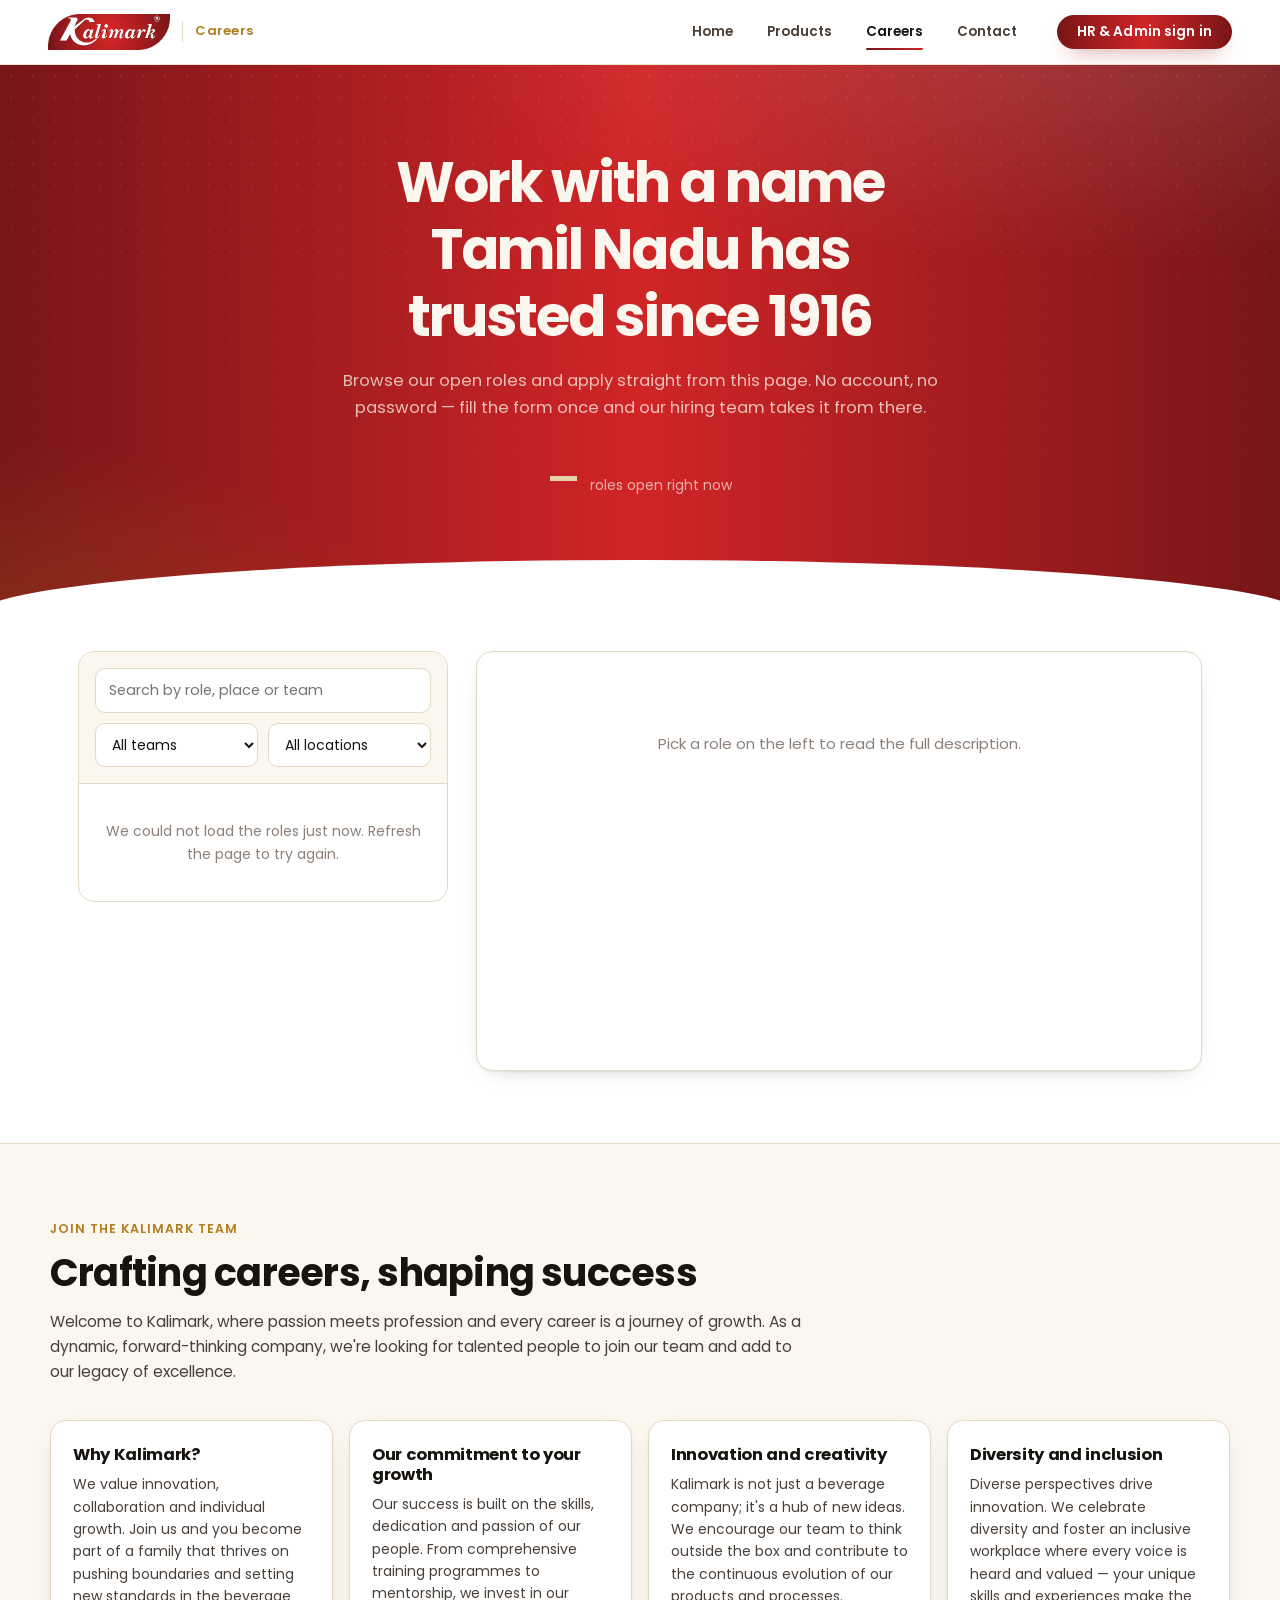
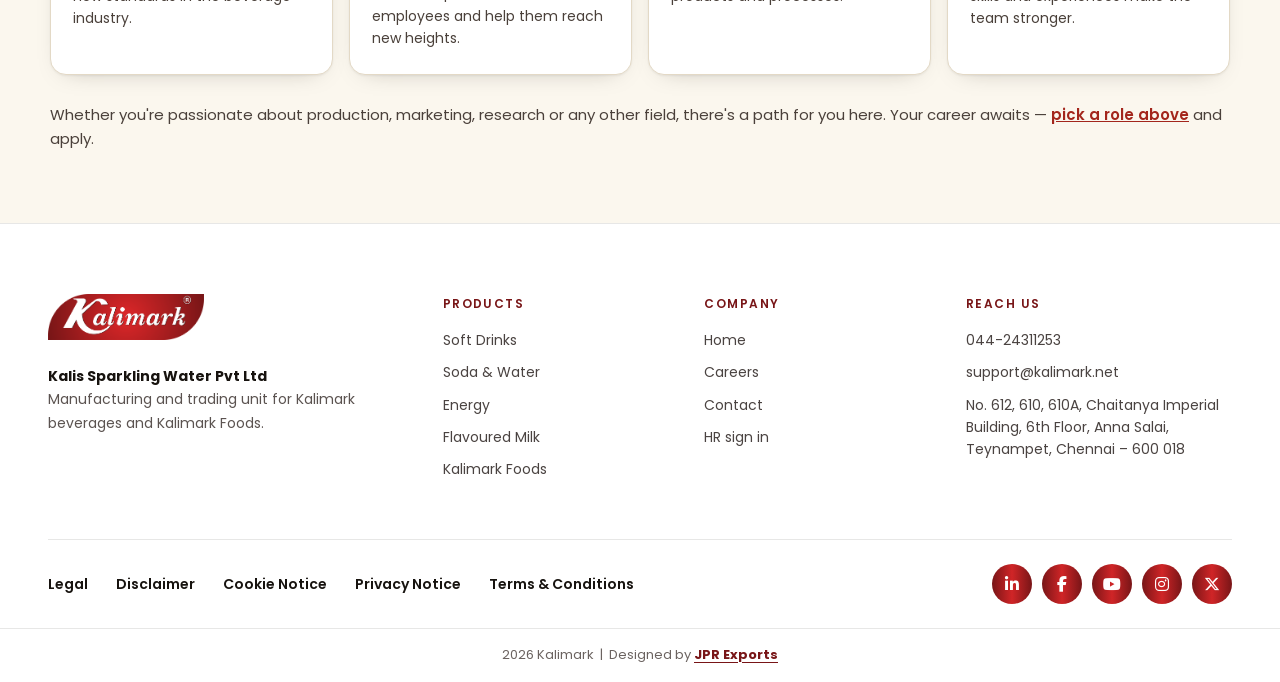
<file: careers.html>
<!DOCTYPE html>
<html lang="en">
<head>
  <meta charset="UTF-8">
  <meta name="viewport" content="width=device-width, initial-scale=1">
  <title>Careers at Kalimark | Kalis Sparkling Water</title>
  <meta name="description" content="Open roles at Kalimark (Kalis Sparkling Water Pvt Ltd). Browse positions in production, marketing, research and more, and apply directly — no account needed.">
  <link rel="canonical" href="https://sparkling.co.in/careers.html">
  <link rel="preconnect" href="https://fonts.googleapis.com">
  <link rel="preconnect" href="https://fonts.gstatic.com" crossorigin>
  <link href="https://fonts.googleapis.com/css2?family=Poppins:wght@400;500;600;700&display=swap" rel="stylesheet">
  <link rel="icon" type="image/png" href="images/favicon%20kalimark.png"><link rel="apple-touch-icon" href="images/favicon%20kalimark.png">
  <link rel="stylesheet" href="https://cdnjs.cloudflare.com/ajax/libs/font-awesome/6.5.2/css/all.min.css" referrerpolicy="no-referrer">
  <link rel="stylesheet" href="css/styles.css?v=20261009h">
  <link rel="stylesheet" href="css/pages.css?v=20261009h">
  <link rel="stylesheet" href="css/careers.css?v=20261009h">
</head>
<body class="jobs-loading">
  <div class="top-progress" aria-hidden="true"></div>

  <header class="topbar">
    <a class="brand" href="index.html">
      <img src="images/logo.png" alt="Kalimark" class="brand-logo">
      <span class="brand-label">Careers</span>
    </a>
    <nav class="topnav" aria-label="Site">
      <a href="index.html">Home</a>
      <a href="products.html">Products</a>
      <a href="careers.html" class="on" aria-current="page">Careers</a>
      <a href="contact.html">Contact</a>
      <a class="nav-link cta m-cta" href="admin.html">HR &amp; Admin sign in</a>
    </nav>
    <a class="nav-link cta d-cta" href="admin.html">HR &amp; Admin sign in</a>
    <button class="tb-burger" type="button" aria-label="Open menu" aria-expanded="false"
      onclick="var h=this.closest('header');var o=h.classList.toggle('open');this.setAttribute('aria-expanded',o)"><span></span><span></span><span></span></button>
  </header>

  <section class="hero">
    <div class="hero-inner">
      <h1>Work with a name Tamil Nadu has trusted since 1916</h1>
      <p>Browse our open roles and apply straight from this page. No account, no password — fill the form once and our hiring team takes it from there.</p>
      <div class="hero-meta">
        <span class="hero-count" id="heroJobCount"><i class="dots"><b></b><b></b><b></b></i></span>
        <span id="heroJobLabel">roles open right now</span>
      </div>
    </div>
  </section>

  <main class="layout">
    <div class="job-list-panel">
      <div class="job-list-header">
        <input type="text" id="searchBox" placeholder="Search by role, place or team" aria-label="Search jobs">
        <div class="filter-row">
          <select id="deptFilter" aria-label="Filter by department"><option value="">All teams</option></select>
          <select id="locFilter" aria-label="Filter by location"><option value="">All locations</option></select>
        </div>
      </div>
      <div class="job-list" id="jobList">
        <div class="skel-row"><span class="sk sk-t"></span><span class="sk sk-m"></span><span class="sk sk-tag"></span></div><div class="skel-row"><span class="sk sk-t"></span><span class="sk sk-m"></span><span class="sk sk-tag"></span></div><div class="skel-row"><span class="sk sk-t"></span><span class="sk sk-m"></span><span class="sk sk-tag"></span></div><div class="skel-row"><span class="sk sk-t"></span><span class="sk sk-m"></span><span class="sk sk-tag"></span></div>
      </div>
    </div>

    <div class="job-detail-panel" id="jobDetail">
      <div class="portal-loader" role="status"><span class="spinner"></span><p>Loading open roles…</p></div><div class="placeholder">Pick a role on the left to read the full description.</div>
    </div>
  </main>

  <section class="why" aria-labelledby="whyTitle">
    <div class="why-inner">
      <div class="why-head">
        <span class="why-kicker">Join the Kalimark team</span>
        <h2 id="whyTitle">Crafting careers, shaping success</h2>
        <p>Welcome to Kalimark, where passion meets profession and every career is a journey of growth. As a dynamic, forward-thinking company, we're looking for talented people to join our team and add to our legacy of excellence.</p>
      </div>
      <div class="why-grid">
        <div class="why-card">
          <h3>Why Kalimark?</h3>
          <p>We value innovation, collaboration and individual growth. Join us and you become part of a family that thrives on pushing boundaries and setting new standards in the beverage industry.</p>
        </div>
        <div class="why-card">
          <h3>Our commitment to your growth</h3>
          <p>Our success is built on the skills, dedication and passion of our people. From comprehensive training programmes to mentorship, we invest in our employees and help them reach new heights.</p>
        </div>
        <div class="why-card">
          <h3>Innovation and creativity</h3>
          <p>Kalimark is not just a beverage company; it's a hub of new ideas. We encourage our team to think outside the box and contribute to the continuous evolution of our products and processes.</p>
        </div>
        <div class="why-card">
          <h3>Diversity and inclusion</h3>
          <p>Diverse perspectives drive innovation. We celebrate diversity and foster an inclusive workplace where every voice is heard and valued — your unique skills and experiences make the team stronger.</p>
        </div>
      </div>
      <p class="why-close">Whether you're passionate about production, marketing, research or any other field, there's a path for you here. Your career awaits — <a href="#jobList">pick a role above</a> and apply.</p>
    </div>
  </section>

  <footer class="site-footer">
    <div class="wrap">
      <div class="foot-grid">
        <div class="foot-brand">
          <img src="images/logo.png" alt="Kalimark">
          <p><strong style="color:#fff">Kalis Sparkling Water Pvt Ltd</strong><br>Manufacturing and trading unit for Kalimark beverages and Kalimark Foods.</p>
        </div>
        <div class="foot-col">
          <h4>Products</h4>
          <a href="products.html#soft-drinks">Soft Drinks</a><a href="products.html#soda-water">Soda & Water</a><a href="products.html#energy">Energy</a><a href="products.html#milk">Flavoured Milk</a><a href="products.html#grocery">Kalimark Foods</a>
        </div>
        <div class="foot-col">
          <h4>Company</h4>
          <a href="index.html">Home</a>
          <a href="careers.html">Careers</a>
          <a href="contact.html">Contact</a>
          <a href="admin.html">HR sign in</a>
        </div>
        <div class="foot-col">
          <h4>Reach us</h4>
          <a href="tel:+914424311253">044-24311253</a>
          <a href="mailto:support@kalimark.net">support@kalimark.net</a>
          <span>No. 612, 610, 610A, Chaitanya Imperial Building, 6th Floor, Anna Salai, Teynampet, Chennai – 600 018</span>
        </div>
      </div>
    </div>
    <div class="wrap">
      <div class="lu-row plain">
        <div class="lu-legal" role="navigation" aria-label="Legal"><a href="legal.html">Legal</a><a href="disclaimer.html">Disclaimer</a><a href="cookie-notice.html">Cookie Notice</a><a href="privacy-notice.html">Privacy Notice</a><a href="terms.html">Terms &amp; Conditions</a></div>
        <div class="lu-social"><a href="https://www.linkedin.com/in/kalimark-drinks-84a357249/" target="_blank" rel="noopener" aria-label="Kalimark on LinkedIn"><i class="fa-brands fa-linkedin-in"></i></a><a href="https://www.facebook.com/kalimarkdrinks/" target="_blank" rel="noopener" aria-label="Kalimark on Facebook"><i class="fa-brands fa-facebook-f"></i></a><a href="https://www.youtube.com/channel/UCXeoDkeyvbUBGC7T3b5lyIw" target="_blank" rel="noopener" aria-label="Kalimark on YouTube"><i class="fa-brands fa-youtube"></i></a><a href="https://www.instagram.com/kalimarkdrinks/" target="_blank" rel="noopener" aria-label="Kalimark on Instagram"><i class="fa-brands fa-instagram"></i></a><a href="https://x.com/kalimarkdrinks" target="_blank" rel="noopener" aria-label="Kalimark on X (Twitter)"><i class="fa-brands fa-x-twitter"></i></a></div>
      </div>
    </div>
    <div class="lu-copy"><span data-year>2026</span> Kalimark<span class="lu-sep"> &nbsp;|&nbsp; </span><span class="lu-by">Designed by <strong><a href="https://www.jprexports.com" target="_blank" rel="noopener">JPR Exports</a></strong></span></div>
  </footer>

  <script src="js/config.js?v=20261009h"></script>
  <script src="js/api.js?v=20261009h"></script>
  <script src="js/main.js?v=20261009h"></script>
  <script>
  /* Hide the loaders as soon as the job list has been filled (or shows an error). */
  (function () {
    var list = document.getElementById('jobList');
    function done() {
      if (list.querySelector('.skel-row')) return false;
      document.body.classList.remove('jobs-loading');
      var l = document.querySelector('.portal-loader'); if (l) l.remove();
      return true;
    }
    if (!done()) {
      var mo = new MutationObserver(function () { if (done()) mo.disconnect(); });
      mo.observe(list, { childList: true });
      setTimeout(function () { if (list.querySelector('.skel-row')) { list.innerHTML = '<div class="empty-list">This is taking longer than usual. Refresh the page to try again.</div>'; } }, 25000);
    }
  })();
  </script>
</body>
</html>
</file>
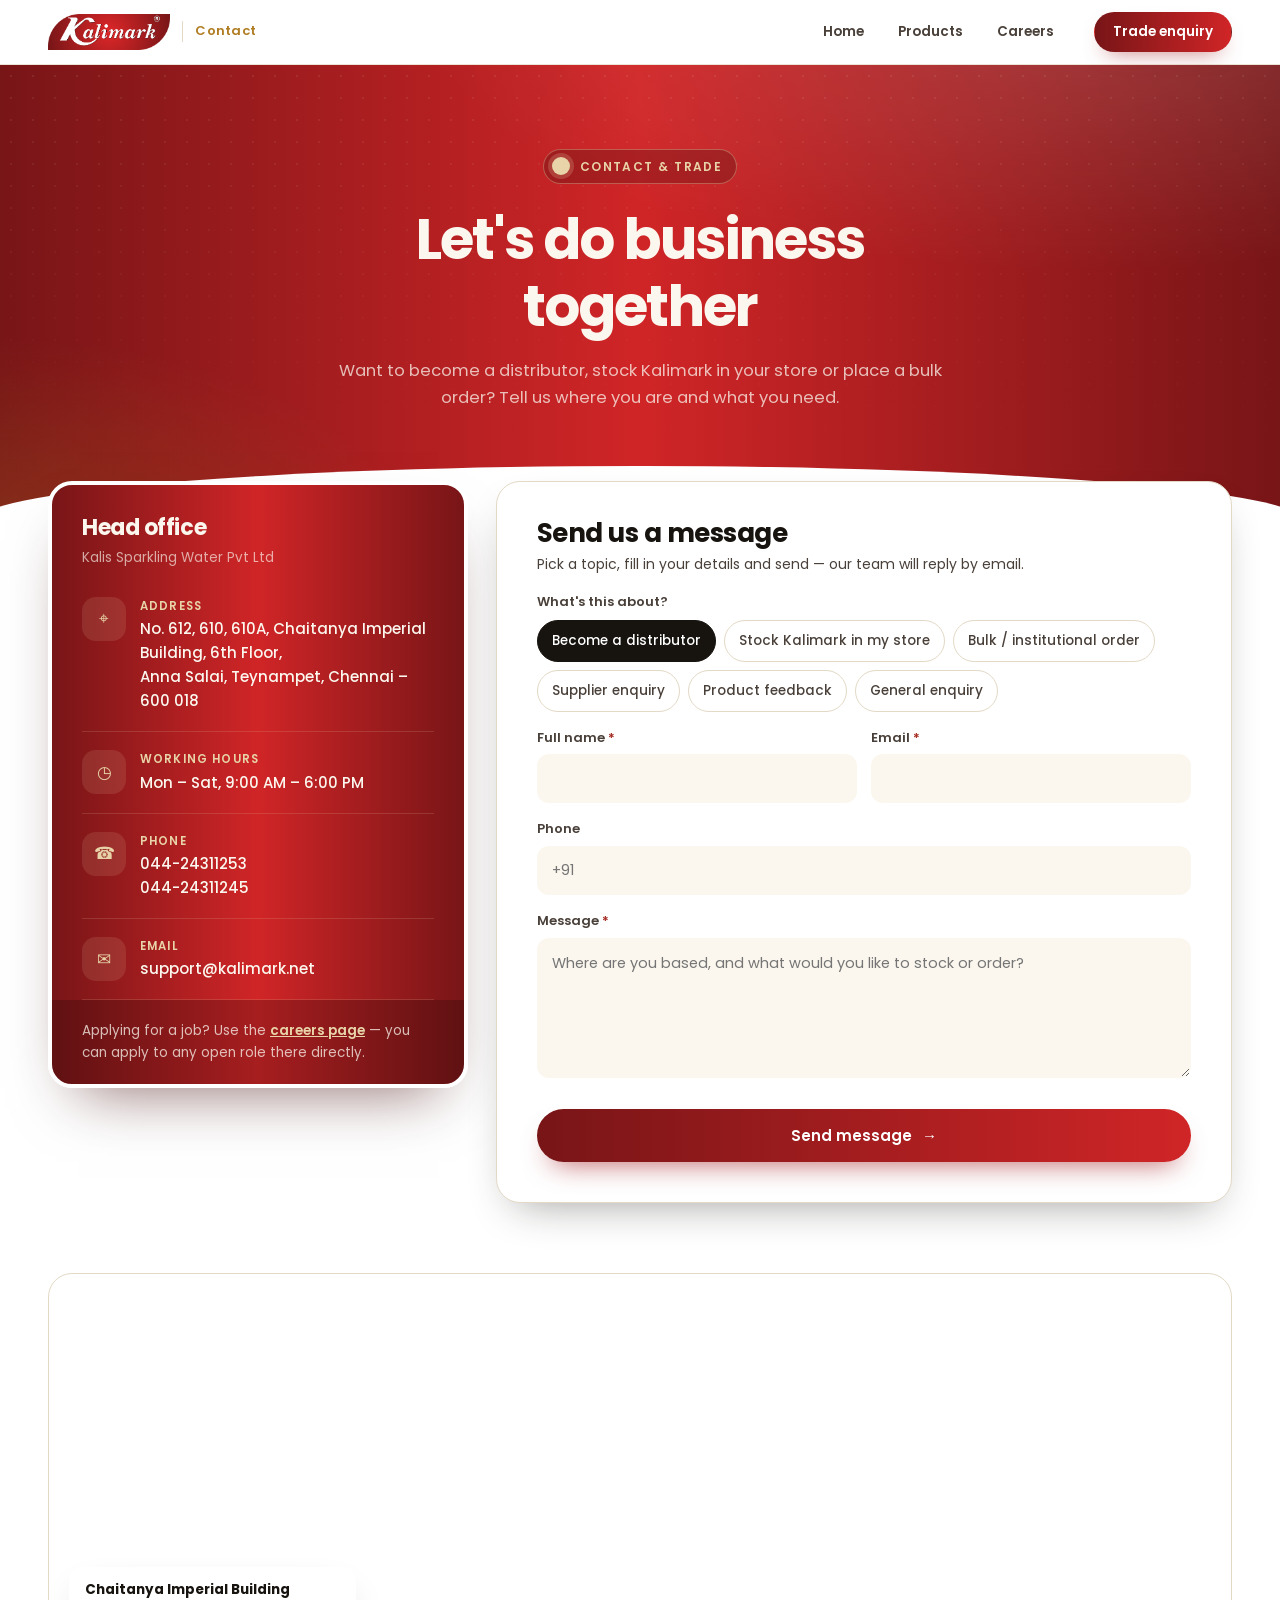
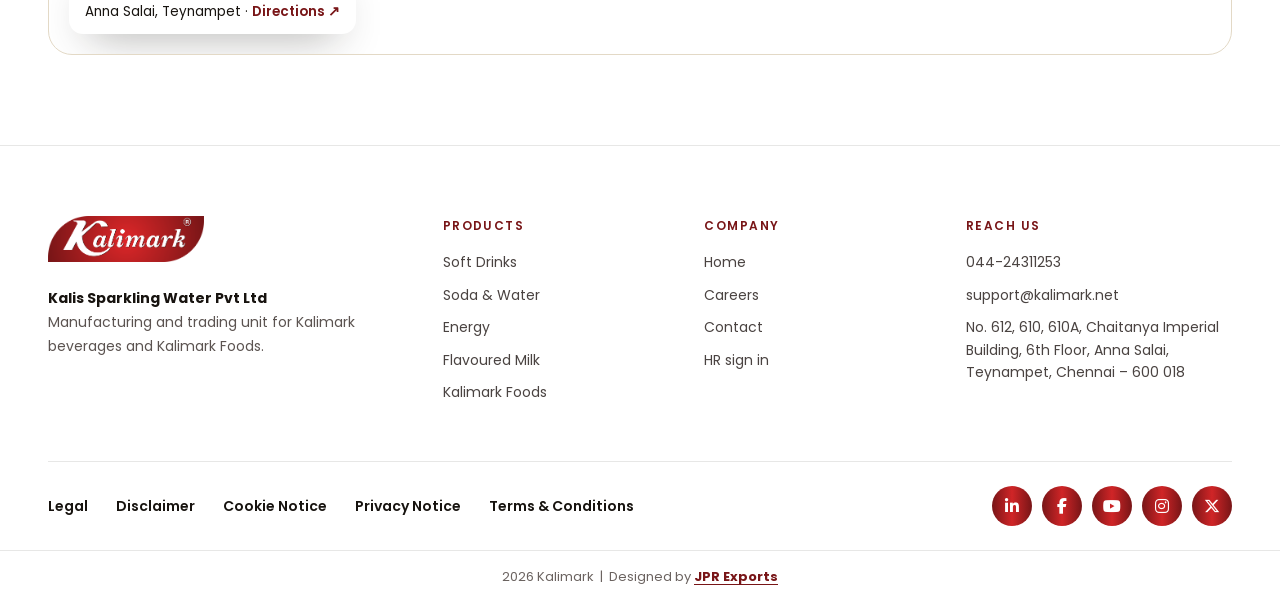
<file: contact.html>
<!DOCTYPE html>
<html lang="en">
<head>
  <meta charset="UTF-8">
  <meta name="viewport" content="width=device-width, initial-scale=1">
  <title>Contact &amp; Trade Enquiries | Kalis Sparkling Water</title>
  <meta name="description" content="Distributor, retail and bulk-order enquiries for Kalimark products. Kalis Sparkling Water Pvt Ltd, Chaitanya Imperial Building, Teynampet, Chennai 600 018.">
  <link rel="canonical" href="https://sparkling.co.in/contact.html">
  <meta name="theme-color" content="#a3191d">
  <link rel="icon" type="image/png" href="images/favicon%20kalimark.png"><link rel="apple-touch-icon" href="images/favicon%20kalimark.png">
  <link rel="stylesheet" href="https://cdnjs.cloudflare.com/ajax/libs/font-awesome/6.5.2/css/all.min.css" referrerpolicy="no-referrer">
  <link rel="preconnect" href="https://fonts.googleapis.com">
  <link rel="preconnect" href="https://fonts.gstatic.com" crossorigin>
  <link href="https://fonts.googleapis.com/css2?family=Poppins:wght@400;500;600;700&display=swap" rel="stylesheet">
  <link rel="stylesheet" href="css/styles.css">
  <link rel="stylesheet" href="css/pages.css">
</head>
<body>

  <header class="topbar">
    <a class="brand" href="index.html">
      <img src="images/logo.png" alt="Kalimark" class="brand-logo">
      <span class="brand-label">Contact</span>
    </a>
    <nav class="topnav" aria-label="Site">
      <a href="index.html">Home</a>
      <a href="products.html">Products</a>
      <a href="careers.html">Careers</a>
      <a class="nav-link cta m-cta" href="contact.html">Trade enquiry</a>
    </nav>
    <a class="nav-link cta d-cta" href="contact.html">Trade enquiry</a>
    <button class="tb-burger" type="button" aria-label="Open menu" aria-expanded="false"
      onclick="var h=this.closest('header');var o=h.classList.toggle('open');this.setAttribute('aria-expanded',o)"><span></span><span></span><span></span></button>
  </header>

  <section class="hero">
    <div class="hero-inner">
      <span class="eyebrow"><span class="dot"></span>Contact &amp; trade</span>
      <h1>Let's do business together</h1>
      <p>Want to become a distributor, stock Kalimark in your store or place a bulk order? Tell us where you are and what you need.</p>
    </div>
  </section>

  <main class="contact">
    <aside class="info">
      <div class="info-head">
        <h2>Head office</h2>
        <p>Kalis Sparkling Water Pvt Ltd</p>
      </div>
      <div class="info-row"><span class="ic">⌖</span><div><div class="lbl">Address</div><div class="val">No. 612, 610, 610A, Chaitanya Imperial Building, 6th Floor,<br>Anna Salai, Teynampet, Chennai – 600 018</div></div></div>
      <div class="info-row"><span class="ic">◷</span><div><div class="lbl">Working hours</div><div class="val">Mon – Sat, 9:00 AM – 6:00 PM</div></div></div>
      <div class="info-row"><span class="ic">☎</span><div><div class="lbl">Phone</div><div class="val"><a href="tel:+914424311253">044-24311253</a><br><a href="tel:+914424311245">044-24311245</a></div></div></div>
      <div class="info-row"><span class="ic">✉</span><div><div class="lbl">Email</div><div class="val"><a href="mailto:support@kalimark.net">support@kalimark.net</a></div></div></div>
      <div class="info-note">Applying for a job? Use the <a href="careers.html">careers page</a> — you can apply to any open role there directly.</div>
    </aside>

    <div class="form-panel">
      <h2>Send us a message</h2>
      <p class="sub">Pick a topic, fill in your details and send — our team will reply by email.</p>
      <form id="contactForm" data-to="support@kalimark.net">
        <label>What's this about?</label>
        <div class="topics"><label><input type="radio" name="topic" value="Become a distributor" checked><span>Become a distributor</span></label><label><input type="radio" name="topic" value="Stock Kalimark in my store"><span>Stock Kalimark in my store</span></label><label><input type="radio" name="topic" value="Bulk / institutional order"><span>Bulk / institutional order</span></label><label><input type="radio" name="topic" value="Supplier enquiry"><span>Supplier enquiry</span></label><label><input type="radio" name="topic" value="Product feedback"><span>Product feedback</span></label><label><input type="radio" name="topic" value="General enquiry"><span>General enquiry</span></label></div>
        <div class="grid-2">
          <div><label for="name">Full name <span class="required">*</span></label><input type="text" id="name" name="name" autocomplete="name" required></div>
          <div><label for="email">Email <span class="required">*</span></label><input type="email" id="email" name="email" autocomplete="email" required></div>
        </div>
        <label for="phone">Phone</label>
        <input type="tel" id="phone" name="phone" autocomplete="tel" placeholder="+91">
        <label for="message">Message <span class="required">*</span></label>
        <textarea id="message" name="message" rows="5" placeholder="Where are you based, and what would you like to stock or order?" required></textarea>
        <div class="hp" aria-hidden="true"><label for="website">Website</label><input type="text" id="website" name="website" tabindex="-1" autocomplete="off"></div>
        <button type="submit" class="btn-red">Send message <span class="arrow">→</span></button>
        <div class="form-msg" id="formMsg" role="status"></div>
      </form>
    </div>
  </main>

  <div class="map">
    <div class="map-card">
      <iframe src="https://www.google.com/maps?q=Kali+Aerated+Water+Works+Pvt+Ltd+Chaitanya+Imperial+Anna+Salai+Teynampet+Chennai+600018&output=embed" title="Map: head office, Teynampet, Chennai" loading="lazy" referrerpolicy="no-referrer-when-downgrade"></iframe>
      <div class="map-pill"><strong>Chaitanya Imperial Building</strong>Anna Salai, Teynampet · <a href="https://www.google.com/maps/search/?api=1&query=Kali+Aerated+Water+Works+Pvt+Ltd+Chaitanya+Imperial+Teynampet+Chennai" target="_blank" rel="noopener">Directions ↗</a></div>
    </div>
  </div>

  <footer class="site-footer">
    <div class="wrap">
      <div class="foot-grid">
        <div class="foot-brand">
          <img src="images/logo.png" alt="Kalimark">
          <p><strong style="color:#fff">Kalis Sparkling Water Pvt Ltd</strong><br>Manufacturing and trading unit for Kalimark beverages and Kalimark Foods.</p>
        </div>
        <div class="foot-col">
          <h4>Products</h4>
          <a href="products.html#soft-drinks">Soft Drinks</a><a href="products.html#soda-water">Soda & Water</a><a href="products.html#energy">Energy</a><a href="products.html#milk">Flavoured Milk</a><a href="products.html#grocery">Kalimark Foods</a>
        </div>
        <div class="foot-col">
          <h4>Company</h4>
          <a href="index.html">Home</a>
          <a href="careers.html">Careers</a>
          <a href="contact.html">Contact</a>
          <a href="admin.html">HR sign in</a>
        </div>
        <div class="foot-col">
          <h4>Reach us</h4>
          <a href="tel:+914424311253">044-24311253</a>
          <a href="mailto:support@kalimark.net">support@kalimark.net</a>
          <span>No. 612, 610, 610A, Chaitanya Imperial Building, 6th Floor, Anna Salai, Teynampet, Chennai – 600 018</span>
        </div>
      </div>
    </div>
    <div class="wrap">
      <div class="lu-row plain">
        <div class="lu-legal" role="navigation" aria-label="Legal"><a href="legal.html">Legal</a><a href="disclaimer.html">Disclaimer</a><a href="cookie-notice.html">Cookie Notice</a><a href="privacy-notice.html">Privacy Notice</a><a href="terms.html">Terms &amp; Conditions</a></div>
        <div class="lu-social"><a href="https://www.linkedin.com/in/kalimark-drinks-84a357249/" target="_blank" rel="noopener" aria-label="Kalimark on LinkedIn"><i class="fa-brands fa-linkedin-in"></i></a><a href="https://www.facebook.com/kalimarkdrinks/" target="_blank" rel="noopener" aria-label="Kalimark on Facebook"><i class="fa-brands fa-facebook-f"></i></a><a href="https://www.youtube.com/channel/UCXeoDkeyvbUBGC7T3b5lyIw" target="_blank" rel="noopener" aria-label="Kalimark on YouTube"><i class="fa-brands fa-youtube"></i></a><a href="https://www.instagram.com/kalimarkdrinks/" target="_blank" rel="noopener" aria-label="Kalimark on Instagram"><i class="fa-brands fa-instagram"></i></a><a href="https://x.com/kalimarkdrinks" target="_blank" rel="noopener" aria-label="Kalimark on X (Twitter)"><i class="fa-brands fa-x-twitter"></i></a></div>
      </div>
    </div>
    <div class="lu-copy"><span data-year>2026</span> Kalimark<span class="lu-sep"> &nbsp;|&nbsp; </span><span class="lu-by">Designed by <strong><a href="https://www.jprexports.com" target="_blank" rel="noopener">JPR Exports</a></strong></span></div>
  </footer>

  <script src="js/contact-config.js"></script>
  <script src="js/sparkling.js"></script>
</body>
</html>
</file>
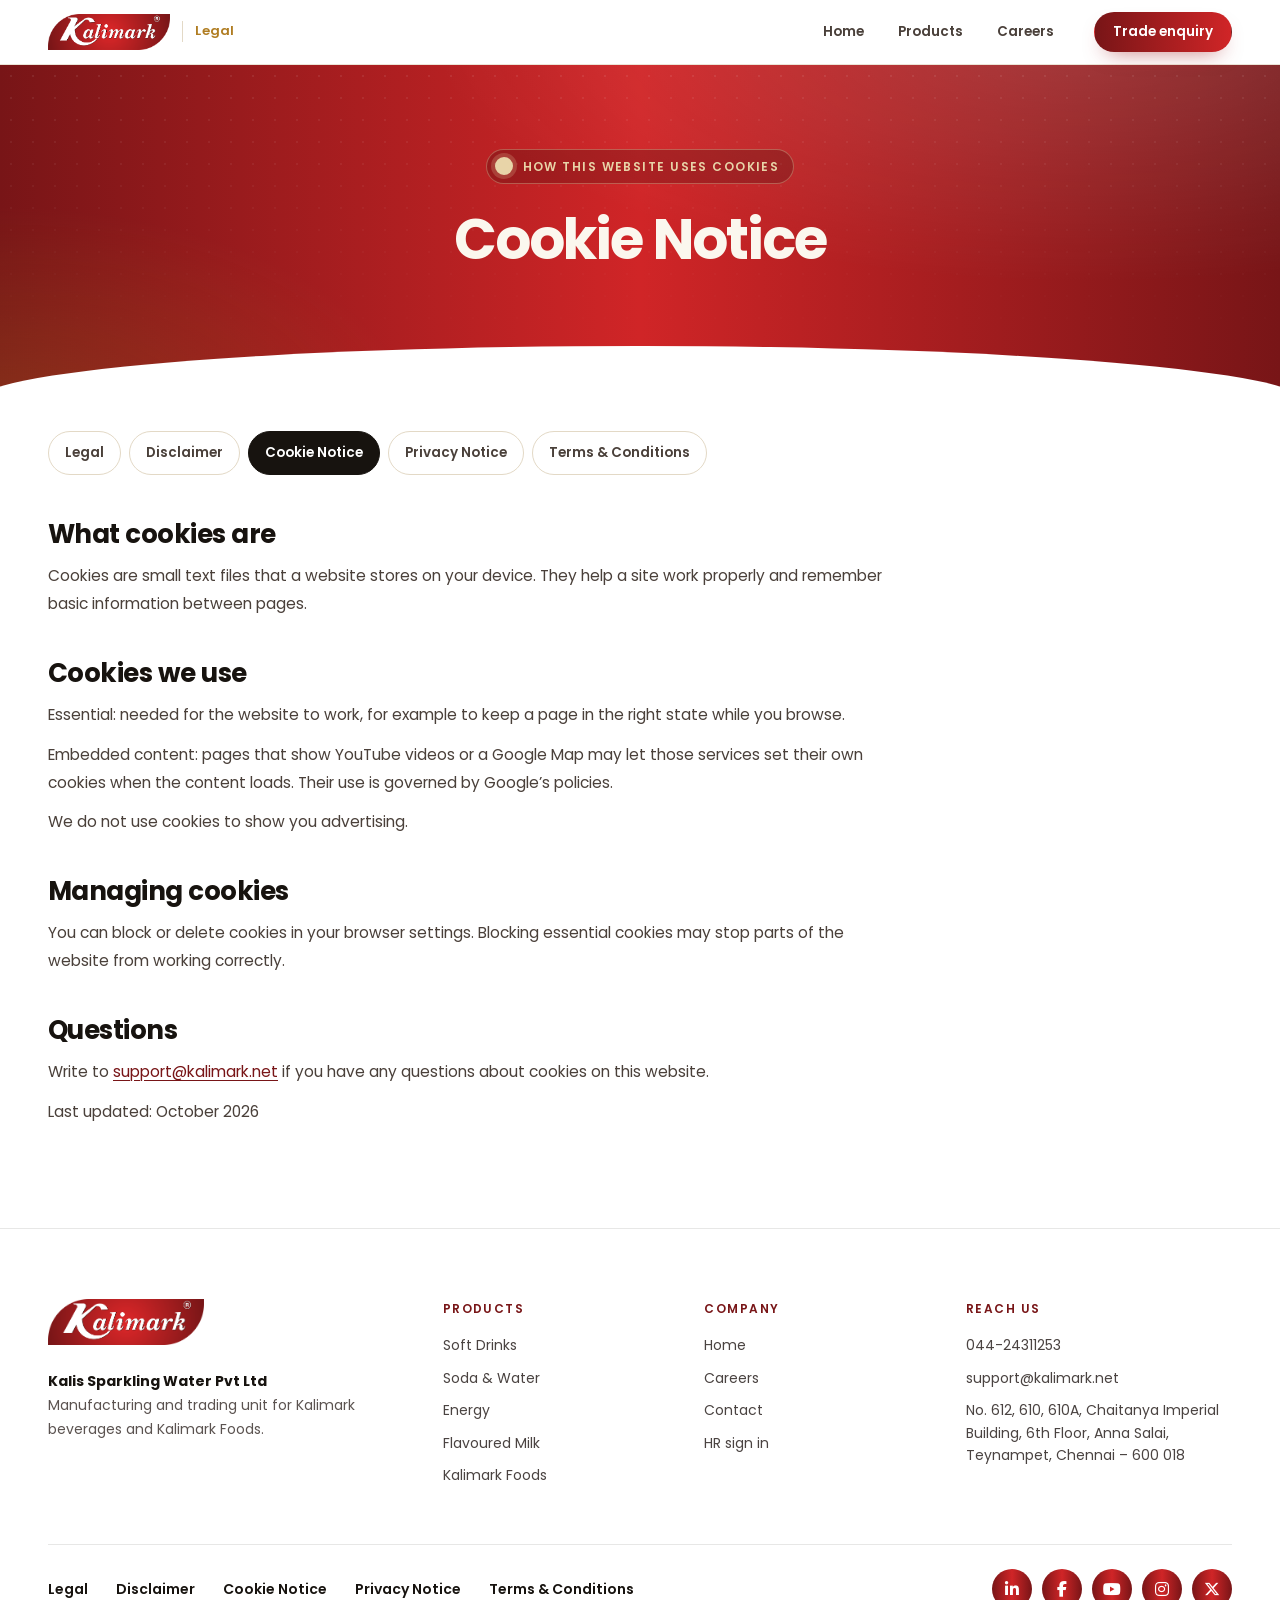
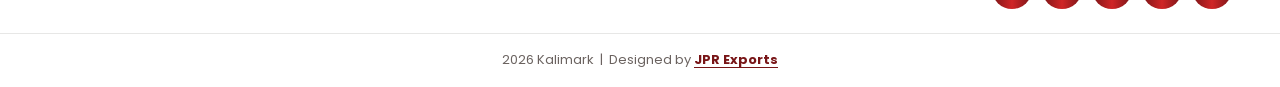
<file: cookie-notice.html>
<!DOCTYPE html>
<html lang="en">
<head>
  <meta charset="UTF-8">
  <meta name="viewport" content="width=device-width, initial-scale=1">
  <title>Cookie Notice | Kalis Sparkling Water</title>
  <meta name="description" content="Cookie Notice — Kalis Sparkling Water Pvt Ltd.">
  <link rel="canonical" href="https://sparkling.co.in/cookie-notice.html">
  <meta name="theme-color" content="#a3191d">
  <link rel="icon" type="image/png" href="images/favicon%20kalimark.png"><link rel="apple-touch-icon" href="images/favicon%20kalimark.png">
  <link rel="stylesheet" href="https://cdnjs.cloudflare.com/ajax/libs/font-awesome/6.5.2/css/all.min.css" referrerpolicy="no-referrer">
  <link rel="preconnect" href="https://fonts.googleapis.com">
  <link rel="preconnect" href="https://fonts.gstatic.com" crossorigin>
  <link href="https://fonts.googleapis.com/css2?family=Poppins:wght@400;500;600;700&display=swap" rel="stylesheet">
  <link rel="stylesheet" href="css/styles.css">
  <link rel="stylesheet" href="css/pages.css">
</head>
<body>

  <header class="topbar">
    <a class="brand" href="index.html">
      <img src="images/logo.png" alt="Kalimark" class="brand-logo">
      <span class="brand-label">Legal</span>
    </a>
    <nav class="topnav" aria-label="Site">
      <a href="index.html">Home</a>
      <a href="products.html">Products</a>
      <a href="career-portal/">Careers</a>
      <a class="nav-link cta m-cta" href="contact.html">Trade enquiry</a>
    </nav>
    <a class="nav-link cta d-cta" href="contact.html">Trade enquiry</a>
    <button class="tb-burger" type="button" aria-label="Open menu" aria-expanded="false"
      onclick="var h=this.closest('header');var o=h.classList.toggle('open');this.setAttribute('aria-expanded',o)"><span></span><span></span><span></span></button>
  </header>

  <section class="hero">
    <div class="hero-inner">
      <span class="eyebrow"><span class="dot"></span>How this website uses cookies</span>
      <h1>Cookie Notice</h1>
    </div>
  </section>

  <main class="legal-page">
    <div class="wrap">
      <div class="legal-nav" role="navigation" aria-label="Legal pages"><a href="legal.html">Legal</a><a href="disclaimer.html">Disclaimer</a><a href="cookie-notice.html" class="on">Cookie Notice</a><a href="privacy-notice.html">Privacy Notice</a><a href="terms.html">Terms &amp; Conditions</a></div>
      <div class="legal-body">
      <h2>What cookies are</h2>
      <p>Cookies are small text files that a website stores on your device. They help a site work properly and remember basic information between pages.</p>

      <h2>Cookies we use</h2>
      <p>Essential: needed for the website to work, for example to keep a page in the right state while you browse.</p>
      <p>Embedded content: pages that show YouTube videos or a Google Map may let those services set their own cookies when the content loads. Their use is governed by Google’s policies.</p>
      <p>We do not use cookies to show you advertising.</p>

      <h2>Managing cookies</h2>
      <p>You can block or delete cookies in your browser settings. Blocking essential cookies may stop parts of the website from working correctly.</p>

      <h2>Questions</h2>
      <p>Write to <a href="mailto:support@kalimark.net">support@kalimark.net</a> if you have any questions about cookies on this website.</p>

        <p class="legal-updated">Last updated: October 2026</p>
      </div>
    </div>
  </main>

  <footer class="site-footer">
    <div class="wrap">
      <div class="foot-grid">
        <div class="foot-brand">
          <img src="images/logo.png" alt="Kalimark">
          <p><strong style="color:#fff">Kalis Sparkling Water Pvt Ltd</strong><br>Manufacturing and trading unit for Kalimark beverages and Kalimark Foods.</p>
        </div>
        <div class="foot-col">
          <h4>Products</h4>
          <a href="products.html#soft-drinks">Soft Drinks</a><a href="products.html#soda-water">Soda & Water</a><a href="products.html#energy">Energy</a><a href="products.html#milk">Flavoured Milk</a><a href="products.html#grocery">Kalimark Foods</a>
        </div>
        <div class="foot-col">
          <h4>Company</h4>
          <a href="index.html">Home</a>
          <a href="career-portal/">Careers</a>
          <a href="contact.html">Contact</a>
          <a href="career-portal/admin.html">HR sign in</a>
        </div>
        <div class="foot-col">
          <h4>Reach us</h4>
          <a href="tel:+914424311253">044-24311253</a>
          <a href="mailto:support@kalimark.net">support@kalimark.net</a>
          <span>No. 612, 610, 610A, Chaitanya Imperial Building, 6th Floor, Anna Salai, Teynampet, Chennai – 600 018</span>
        </div>
      </div>
    </div>
    <div class="wrap">
      <div class="lu-row plain">
        <div class="lu-legal" role="navigation" aria-label="Legal"><a href="legal.html">Legal</a><a href="disclaimer.html">Disclaimer</a><a href="cookie-notice.html">Cookie Notice</a><a href="privacy-notice.html">Privacy Notice</a><a href="terms.html">Terms &amp; Conditions</a></div>
        <div class="lu-social"><a href="https://www.linkedin.com/in/kalimark-drinks-84a357249/" target="_blank" rel="noopener" aria-label="Kalimark on LinkedIn"><i class="fa-brands fa-linkedin-in"></i></a><a href="https://www.facebook.com/kalimarkdrinks/" target="_blank" rel="noopener" aria-label="Kalimark on Facebook"><i class="fa-brands fa-facebook-f"></i></a><a href="https://www.youtube.com/channel/UCXeoDkeyvbUBGC7T3b5lyIw" target="_blank" rel="noopener" aria-label="Kalimark on YouTube"><i class="fa-brands fa-youtube"></i></a><a href="https://www.instagram.com/kalimarkdrinks/" target="_blank" rel="noopener" aria-label="Kalimark on Instagram"><i class="fa-brands fa-instagram"></i></a><a href="https://x.com/kalimarkdrinks" target="_blank" rel="noopener" aria-label="Kalimark on X (Twitter)"><i class="fa-brands fa-x-twitter"></i></a></div>
      </div>
    </div>
    <div class="lu-copy"><span data-year>2026</span> Kalimark<span class="lu-sep"> &nbsp;|&nbsp; </span><span class="lu-by">Designed by <strong><a href="https://www.jprexports.com" target="_blank" rel="noopener">JPR Exports</a></strong></span></div>
  </footer>

  <script src="js/sparkling.js"></script>
</body>
</html>
</file>
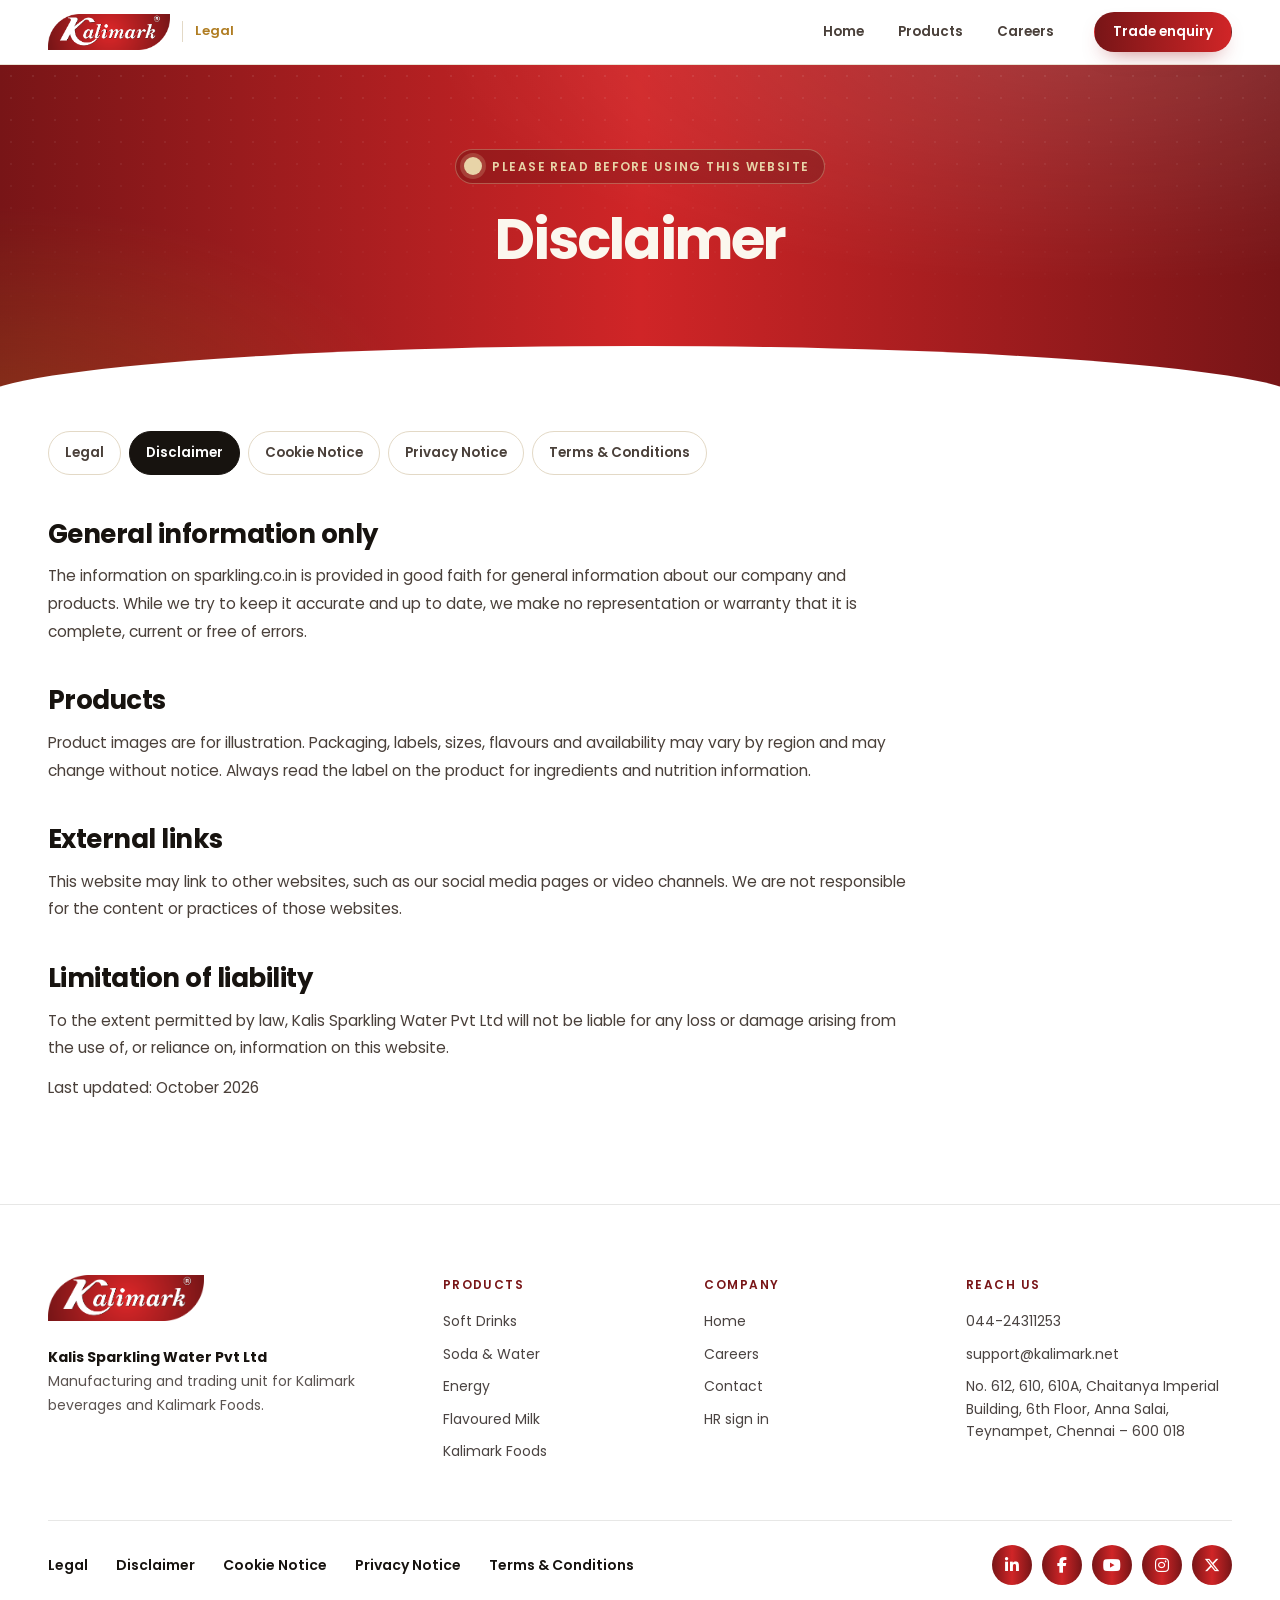
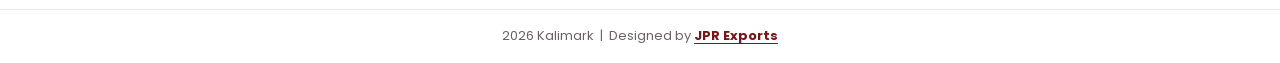
<file: disclaimer.html>
<!DOCTYPE html>
<html lang="en">
<head>
  <meta charset="UTF-8">
  <meta name="viewport" content="width=device-width, initial-scale=1">
  <title>Disclaimer | Kalis Sparkling Water</title>
  <meta name="description" content="Disclaimer — Kalis Sparkling Water Pvt Ltd.">
  <link rel="canonical" href="https://sparkling.co.in/disclaimer.html">
  <meta name="theme-color" content="#a3191d">
  <link rel="icon" type="image/png" href="images/favicon%20kalimark.png"><link rel="apple-touch-icon" href="images/favicon%20kalimark.png">
  <link rel="stylesheet" href="https://cdnjs.cloudflare.com/ajax/libs/font-awesome/6.5.2/css/all.min.css" referrerpolicy="no-referrer">
  <link rel="preconnect" href="https://fonts.googleapis.com">
  <link rel="preconnect" href="https://fonts.gstatic.com" crossorigin>
  <link href="https://fonts.googleapis.com/css2?family=Poppins:wght@400;500;600;700&display=swap" rel="stylesheet">
  <link rel="stylesheet" href="css/styles.css">
  <link rel="stylesheet" href="css/pages.css">
</head>
<body>

  <header class="topbar">
    <a class="brand" href="index.html">
      <img src="images/logo.png" alt="Kalimark" class="brand-logo">
      <span class="brand-label">Legal</span>
    </a>
    <nav class="topnav" aria-label="Site">
      <a href="index.html">Home</a>
      <a href="products.html">Products</a>
      <a href="career-portal/">Careers</a>
      <a class="nav-link cta m-cta" href="contact.html">Trade enquiry</a>
    </nav>
    <a class="nav-link cta d-cta" href="contact.html">Trade enquiry</a>
    <button class="tb-burger" type="button" aria-label="Open menu" aria-expanded="false"
      onclick="var h=this.closest('header');var o=h.classList.toggle('open');this.setAttribute('aria-expanded',o)"><span></span><span></span><span></span></button>
  </header>

  <section class="hero">
    <div class="hero-inner">
      <span class="eyebrow"><span class="dot"></span>Please read before using this website</span>
      <h1>Disclaimer</h1>
    </div>
  </section>

  <main class="legal-page">
    <div class="wrap">
      <div class="legal-nav" role="navigation" aria-label="Legal pages"><a href="legal.html">Legal</a><a href="disclaimer.html" class="on">Disclaimer</a><a href="cookie-notice.html">Cookie Notice</a><a href="privacy-notice.html">Privacy Notice</a><a href="terms.html">Terms &amp; Conditions</a></div>
      <div class="legal-body">
      <h2>General information only</h2>
      <p>The information on sparkling.co.in is provided in good faith for general information about our company and products. While we try to keep it accurate and up to date, we make no representation or warranty that it is complete, current or free of errors.</p>

      <h2>Products</h2>
      <p>Product images are for illustration. Packaging, labels, sizes, flavours and availability may vary by region and may change without notice. Always read the label on the product for ingredients and nutrition information.</p>

      <h2>External links</h2>
      <p>This website may link to other websites, such as our social media pages or video channels. We are not responsible for the content or practices of those websites.</p>

      <h2>Limitation of liability</h2>
      <p>To the extent permitted by law, Kalis Sparkling Water Pvt Ltd will not be liable for any loss or damage arising from the use of, or reliance on, information on this website.</p>

        <p class="legal-updated">Last updated: October 2026</p>
      </div>
    </div>
  </main>

  <footer class="site-footer">
    <div class="wrap">
      <div class="foot-grid">
        <div class="foot-brand">
          <img src="images/logo.png" alt="Kalimark">
          <p><strong style="color:#fff">Kalis Sparkling Water Pvt Ltd</strong><br>Manufacturing and trading unit for Kalimark beverages and Kalimark Foods.</p>
        </div>
        <div class="foot-col">
          <h4>Products</h4>
          <a href="products.html#soft-drinks">Soft Drinks</a><a href="products.html#soda-water">Soda & Water</a><a href="products.html#energy">Energy</a><a href="products.html#milk">Flavoured Milk</a><a href="products.html#grocery">Kalimark Foods</a>
        </div>
        <div class="foot-col">
          <h4>Company</h4>
          <a href="index.html">Home</a>
          <a href="career-portal/">Careers</a>
          <a href="contact.html">Contact</a>
          <a href="career-portal/admin.html">HR sign in</a>
        </div>
        <div class="foot-col">
          <h4>Reach us</h4>
          <a href="tel:+914424311253">044-24311253</a>
          <a href="mailto:support@kalimark.net">support@kalimark.net</a>
          <span>No. 612, 610, 610A, Chaitanya Imperial Building, 6th Floor, Anna Salai, Teynampet, Chennai – 600 018</span>
        </div>
      </div>
    </div>
    <div class="wrap">
      <div class="lu-row plain">
        <div class="lu-legal" role="navigation" aria-label="Legal"><a href="legal.html">Legal</a><a href="disclaimer.html">Disclaimer</a><a href="cookie-notice.html">Cookie Notice</a><a href="privacy-notice.html">Privacy Notice</a><a href="terms.html">Terms &amp; Conditions</a></div>
        <div class="lu-social"><a href="https://www.linkedin.com/in/kalimark-drinks-84a357249/" target="_blank" rel="noopener" aria-label="Kalimark on LinkedIn"><i class="fa-brands fa-linkedin-in"></i></a><a href="https://www.facebook.com/kalimarkdrinks/" target="_blank" rel="noopener" aria-label="Kalimark on Facebook"><i class="fa-brands fa-facebook-f"></i></a><a href="https://www.youtube.com/channel/UCXeoDkeyvbUBGC7T3b5lyIw" target="_blank" rel="noopener" aria-label="Kalimark on YouTube"><i class="fa-brands fa-youtube"></i></a><a href="https://www.instagram.com/kalimarkdrinks/" target="_blank" rel="noopener" aria-label="Kalimark on Instagram"><i class="fa-brands fa-instagram"></i></a><a href="https://x.com/kalimarkdrinks" target="_blank" rel="noopener" aria-label="Kalimark on X (Twitter)"><i class="fa-brands fa-x-twitter"></i></a></div>
      </div>
    </div>
    <div class="lu-copy"><span data-year>2026</span> Kalimark<span class="lu-sep"> &nbsp;|&nbsp; </span><span class="lu-by">Designed by <strong><a href="https://www.jprexports.com" target="_blank" rel="noopener">JPR Exports</a></strong></span></div>
  </footer>

  <script src="js/sparkling.js"></script>
</body>
</html>
</file>
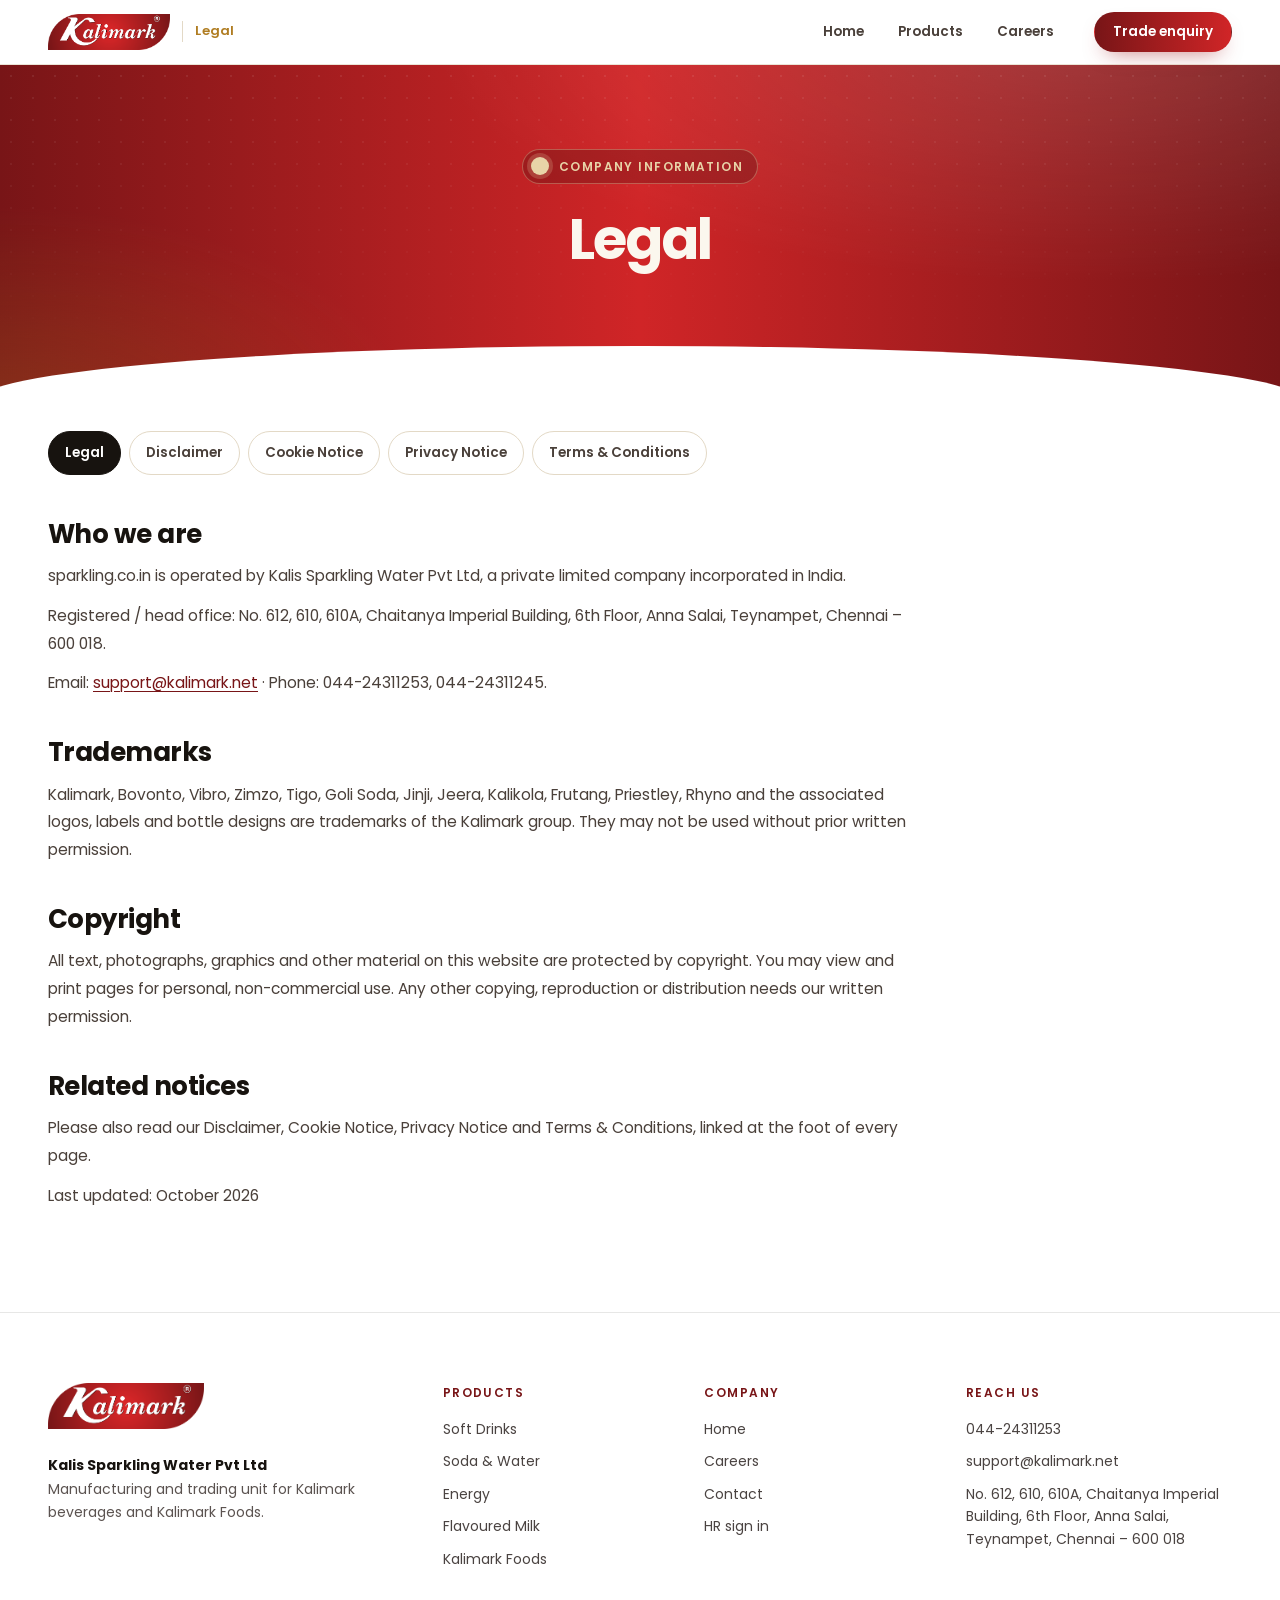
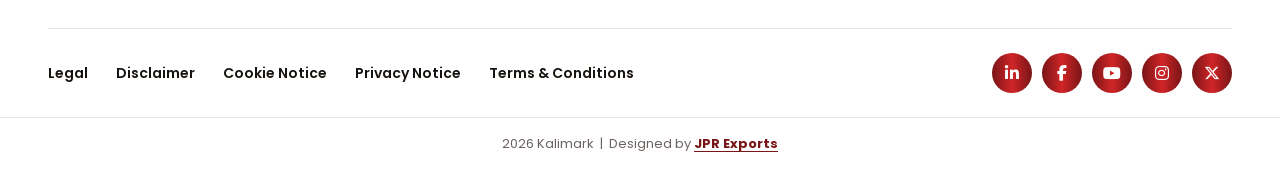
<file: legal.html>
<!DOCTYPE html>
<html lang="en">
<head>
  <meta charset="UTF-8">
  <meta name="viewport" content="width=device-width, initial-scale=1">
  <title>Legal | Kalis Sparkling Water</title>
  <meta name="description" content="Legal — Kalis Sparkling Water Pvt Ltd.">
  <link rel="canonical" href="https://sparkling.co.in/legal.html">
  <meta name="theme-color" content="#a3191d">
  <link rel="icon" type="image/png" href="images/favicon%20kalimark.png"><link rel="apple-touch-icon" href="images/favicon%20kalimark.png">
  <link rel="stylesheet" href="https://cdnjs.cloudflare.com/ajax/libs/font-awesome/6.5.2/css/all.min.css" referrerpolicy="no-referrer">
  <link rel="preconnect" href="https://fonts.googleapis.com">
  <link rel="preconnect" href="https://fonts.gstatic.com" crossorigin>
  <link href="https://fonts.googleapis.com/css2?family=Poppins:wght@400;500;600;700&display=swap" rel="stylesheet">
  <link rel="stylesheet" href="css/styles.css">
  <link rel="stylesheet" href="css/pages.css">
</head>
<body>

  <header class="topbar">
    <a class="brand" href="index.html">
      <img src="images/logo.png" alt="Kalimark" class="brand-logo">
      <span class="brand-label">Legal</span>
    </a>
    <nav class="topnav" aria-label="Site">
      <a href="index.html">Home</a>
      <a href="products.html">Products</a>
      <a href="career-portal/">Careers</a>
      <a class="nav-link cta m-cta" href="contact.html">Trade enquiry</a>
    </nav>
    <a class="nav-link cta d-cta" href="contact.html">Trade enquiry</a>
    <button class="tb-burger" type="button" aria-label="Open menu" aria-expanded="false"
      onclick="var h=this.closest('header');var o=h.classList.toggle('open');this.setAttribute('aria-expanded',o)"><span></span><span></span><span></span></button>
  </header>

  <section class="hero">
    <div class="hero-inner">
      <span class="eyebrow"><span class="dot"></span>Company information</span>
      <h1>Legal</h1>
    </div>
  </section>

  <main class="legal-page">
    <div class="wrap">
      <div class="legal-nav" role="navigation" aria-label="Legal pages"><a href="legal.html" class="on">Legal</a><a href="disclaimer.html">Disclaimer</a><a href="cookie-notice.html">Cookie Notice</a><a href="privacy-notice.html">Privacy Notice</a><a href="terms.html">Terms &amp; Conditions</a></div>
      <div class="legal-body">
      <h2>Who we are</h2>
      <p>sparkling.co.in is operated by Kalis Sparkling Water Pvt Ltd, a private limited company incorporated in India.</p>
      <p>Registered / head office: No. 612, 610, 610A, Chaitanya Imperial Building, 6th Floor, Anna Salai, Teynampet, Chennai – 600 018.</p>
      <p>Email: <a href="mailto:support@kalimark.net">support@kalimark.net</a> · Phone: 044-24311253, 044-24311245.</p>

      <h2>Trademarks</h2>
      <p>Kalimark, Bovonto, Vibro, Zimzo, Tigo, Goli Soda, Jinji, Jeera, Kalikola, Frutang, Priestley, Rhyno and the associated logos, labels and bottle designs are trademarks of the Kalimark group. They may not be used without prior written permission.</p>

      <h2>Copyright</h2>
      <p>All text, photographs, graphics and other material on this website are protected by copyright. You may view and print pages for personal, non-commercial use. Any other copying, reproduction or distribution needs our written permission.</p>

      <h2>Related notices</h2>
      <p>Please also read our Disclaimer, Cookie Notice, Privacy Notice and Terms &amp; Conditions, linked at the foot of every page.</p>

        <p class="legal-updated">Last updated: October 2026</p>
      </div>
    </div>
  </main>

  <footer class="site-footer">
    <div class="wrap">
      <div class="foot-grid">
        <div class="foot-brand">
          <img src="images/logo.png" alt="Kalimark">
          <p><strong style="color:#fff">Kalis Sparkling Water Pvt Ltd</strong><br>Manufacturing and trading unit for Kalimark beverages and Kalimark Foods.</p>
        </div>
        <div class="foot-col">
          <h4>Products</h4>
          <a href="products.html#soft-drinks">Soft Drinks</a><a href="products.html#soda-water">Soda & Water</a><a href="products.html#energy">Energy</a><a href="products.html#milk">Flavoured Milk</a><a href="products.html#grocery">Kalimark Foods</a>
        </div>
        <div class="foot-col">
          <h4>Company</h4>
          <a href="index.html">Home</a>
          <a href="career-portal/">Careers</a>
          <a href="contact.html">Contact</a>
          <a href="career-portal/admin.html">HR sign in</a>
        </div>
        <div class="foot-col">
          <h4>Reach us</h4>
          <a href="tel:+914424311253">044-24311253</a>
          <a href="mailto:support@kalimark.net">support@kalimark.net</a>
          <span>No. 612, 610, 610A, Chaitanya Imperial Building, 6th Floor, Anna Salai, Teynampet, Chennai – 600 018</span>
        </div>
      </div>
    </div>
    <div class="wrap">
      <div class="lu-row plain">
        <div class="lu-legal" role="navigation" aria-label="Legal"><a href="legal.html">Legal</a><a href="disclaimer.html">Disclaimer</a><a href="cookie-notice.html">Cookie Notice</a><a href="privacy-notice.html">Privacy Notice</a><a href="terms.html">Terms &amp; Conditions</a></div>
        <div class="lu-social"><a href="https://www.linkedin.com/in/kalimark-drinks-84a357249/" target="_blank" rel="noopener" aria-label="Kalimark on LinkedIn"><i class="fa-brands fa-linkedin-in"></i></a><a href="https://www.facebook.com/kalimarkdrinks/" target="_blank" rel="noopener" aria-label="Kalimark on Facebook"><i class="fa-brands fa-facebook-f"></i></a><a href="https://www.youtube.com/channel/UCXeoDkeyvbUBGC7T3b5lyIw" target="_blank" rel="noopener" aria-label="Kalimark on YouTube"><i class="fa-brands fa-youtube"></i></a><a href="https://www.instagram.com/kalimarkdrinks/" target="_blank" rel="noopener" aria-label="Kalimark on Instagram"><i class="fa-brands fa-instagram"></i></a><a href="https://x.com/kalimarkdrinks" target="_blank" rel="noopener" aria-label="Kalimark on X (Twitter)"><i class="fa-brands fa-x-twitter"></i></a></div>
      </div>
    </div>
    <div class="lu-copy"><span data-year>2026</span> Kalimark<span class="lu-sep"> &nbsp;|&nbsp; </span><span class="lu-by">Designed by <strong><a href="https://www.jprexports.com" target="_blank" rel="noopener">JPR Exports</a></strong></span></div>
  </footer>

  <script src="js/sparkling.js"></script>
</body>
</html>
</file>
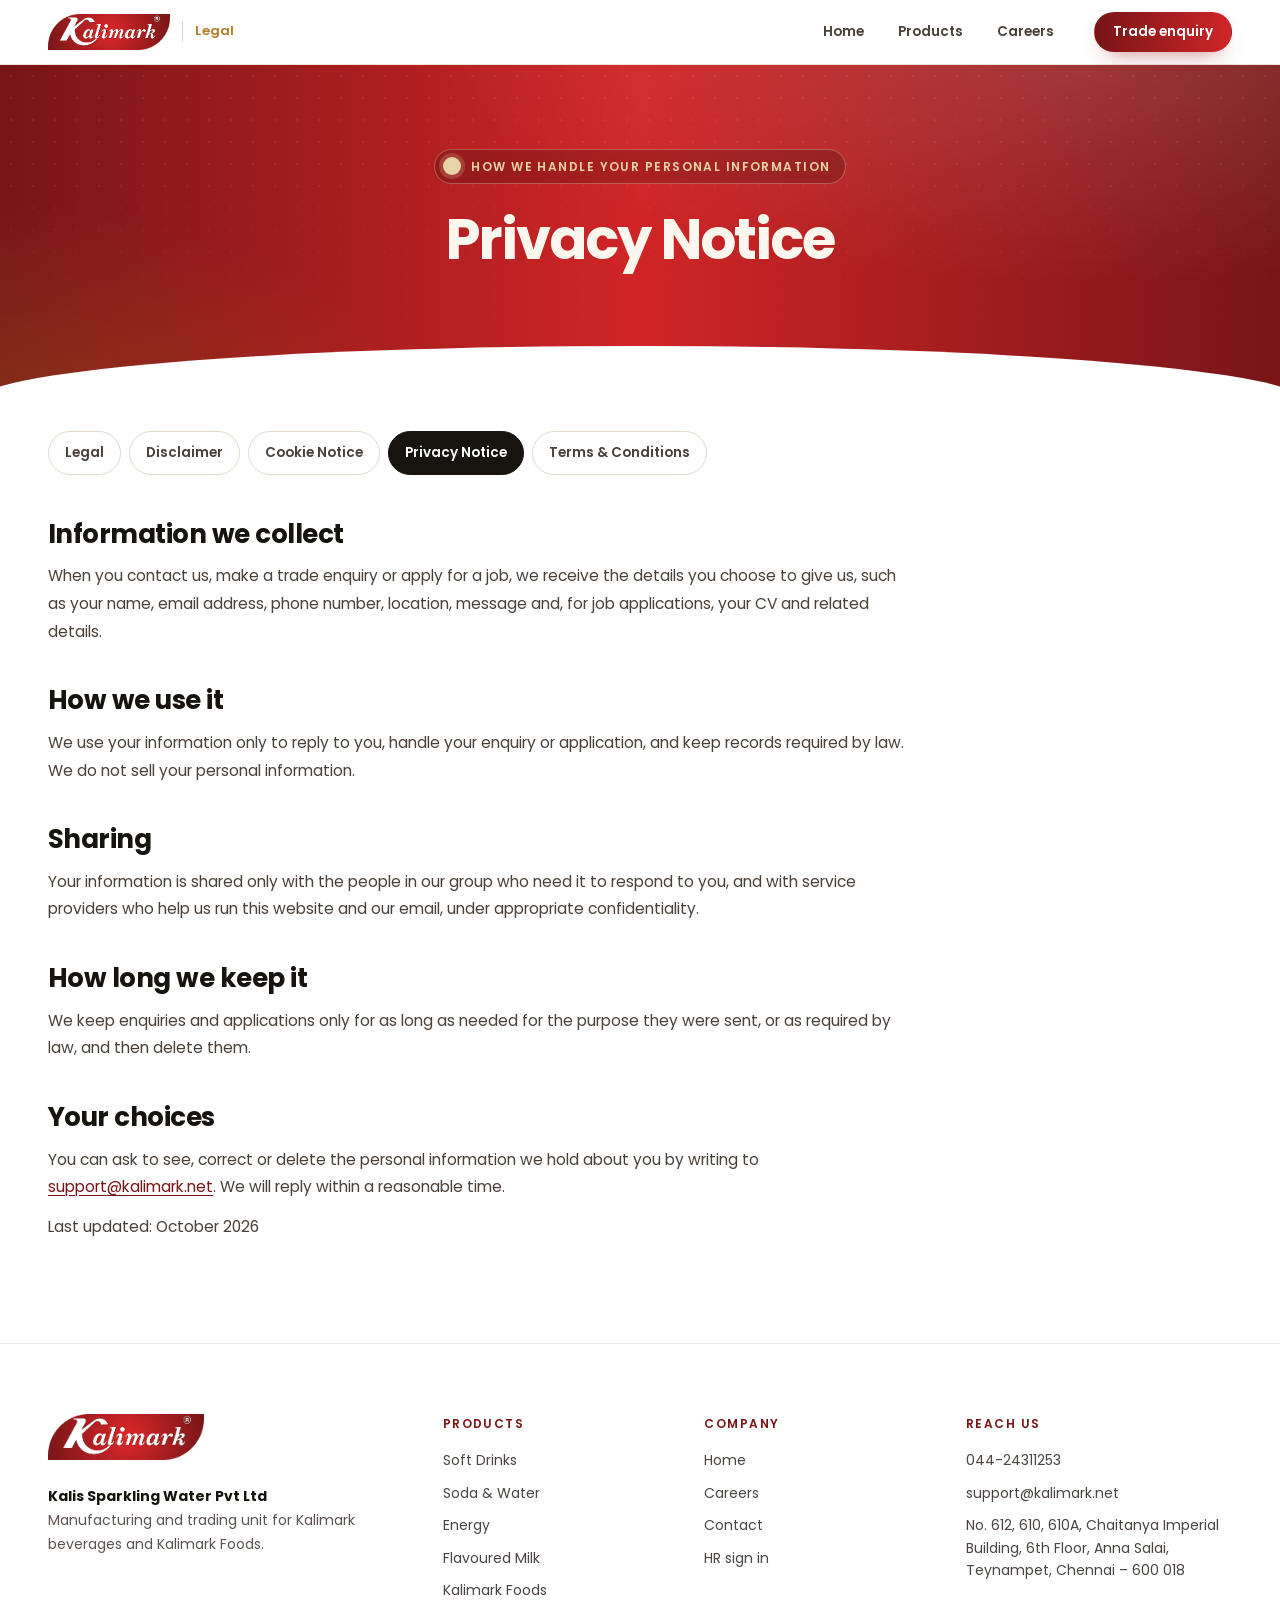
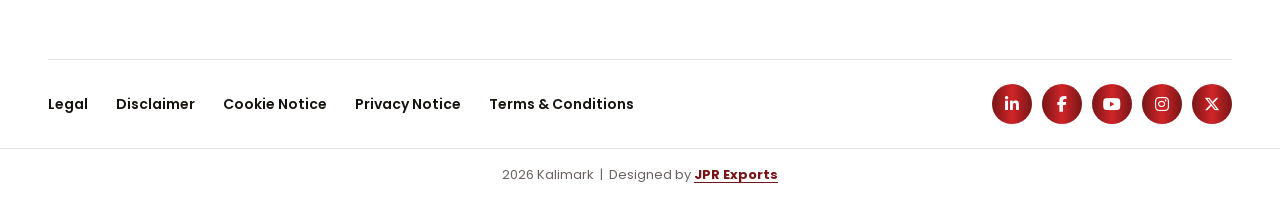
<file: privacy-notice.html>
<!DOCTYPE html>
<html lang="en">
<head>
  <meta charset="UTF-8">
  <meta name="viewport" content="width=device-width, initial-scale=1">
  <title>Privacy Notice | Kalis Sparkling Water</title>
  <meta name="description" content="Privacy Notice — Kalis Sparkling Water Pvt Ltd.">
  <link rel="canonical" href="https://sparkling.co.in/privacy-notice.html">
  <meta name="theme-color" content="#a3191d">
  <link rel="icon" type="image/png" href="images/favicon%20kalimark.png"><link rel="apple-touch-icon" href="images/favicon%20kalimark.png">
  <link rel="stylesheet" href="https://cdnjs.cloudflare.com/ajax/libs/font-awesome/6.5.2/css/all.min.css" referrerpolicy="no-referrer">
  <link rel="preconnect" href="https://fonts.googleapis.com">
  <link rel="preconnect" href="https://fonts.gstatic.com" crossorigin>
  <link href="https://fonts.googleapis.com/css2?family=Poppins:wght@400;500;600;700&display=swap" rel="stylesheet">
  <link rel="stylesheet" href="css/styles.css">
  <link rel="stylesheet" href="css/pages.css">
</head>
<body>

  <header class="topbar">
    <a class="brand" href="index.html">
      <img src="images/logo.png" alt="Kalimark" class="brand-logo">
      <span class="brand-label">Legal</span>
    </a>
    <nav class="topnav" aria-label="Site">
      <a href="index.html">Home</a>
      <a href="products.html">Products</a>
      <a href="career-portal/">Careers</a>
      <a class="nav-link cta m-cta" href="contact.html">Trade enquiry</a>
    </nav>
    <a class="nav-link cta d-cta" href="contact.html">Trade enquiry</a>
    <button class="tb-burger" type="button" aria-label="Open menu" aria-expanded="false"
      onclick="var h=this.closest('header');var o=h.classList.toggle('open');this.setAttribute('aria-expanded',o)"><span></span><span></span><span></span></button>
  </header>

  <section class="hero">
    <div class="hero-inner">
      <span class="eyebrow"><span class="dot"></span>How we handle your personal information</span>
      <h1>Privacy Notice</h1>
    </div>
  </section>

  <main class="legal-page">
    <div class="wrap">
      <div class="legal-nav" role="navigation" aria-label="Legal pages"><a href="legal.html">Legal</a><a href="disclaimer.html">Disclaimer</a><a href="cookie-notice.html">Cookie Notice</a><a href="privacy-notice.html" class="on">Privacy Notice</a><a href="terms.html">Terms &amp; Conditions</a></div>
      <div class="legal-body">
      <h2>Information we collect</h2>
      <p>When you contact us, make a trade enquiry or apply for a job, we receive the details you choose to give us, such as your name, email address, phone number, location, message and, for job applications, your CV and related details.</p>

      <h2>How we use it</h2>
      <p>We use your information only to reply to you, handle your enquiry or application, and keep records required by law. We do not sell your personal information.</p>

      <h2>Sharing</h2>
      <p>Your information is shared only with the people in our group who need it to respond to you, and with service providers who help us run this website and our email, under appropriate confidentiality.</p>

      <h2>How long we keep it</h2>
      <p>We keep enquiries and applications only for as long as needed for the purpose they were sent, or as required by law, and then delete them.</p>

      <h2>Your choices</h2>
      <p>You can ask to see, correct or delete the personal information we hold about you by writing to <a href="mailto:support@kalimark.net">support@kalimark.net</a>. We will reply within a reasonable time.</p>

        <p class="legal-updated">Last updated: October 2026</p>
      </div>
    </div>
  </main>

  <footer class="site-footer">
    <div class="wrap">
      <div class="foot-grid">
        <div class="foot-brand">
          <img src="images/logo.png" alt="Kalimark">
          <p><strong style="color:#fff">Kalis Sparkling Water Pvt Ltd</strong><br>Manufacturing and trading unit for Kalimark beverages and Kalimark Foods.</p>
        </div>
        <div class="foot-col">
          <h4>Products</h4>
          <a href="products.html#soft-drinks">Soft Drinks</a><a href="products.html#soda-water">Soda & Water</a><a href="products.html#energy">Energy</a><a href="products.html#milk">Flavoured Milk</a><a href="products.html#grocery">Kalimark Foods</a>
        </div>
        <div class="foot-col">
          <h4>Company</h4>
          <a href="index.html">Home</a>
          <a href="career-portal/">Careers</a>
          <a href="contact.html">Contact</a>
          <a href="career-portal/admin.html">HR sign in</a>
        </div>
        <div class="foot-col">
          <h4>Reach us</h4>
          <a href="tel:+914424311253">044-24311253</a>
          <a href="mailto:support@kalimark.net">support@kalimark.net</a>
          <span>No. 612, 610, 610A, Chaitanya Imperial Building, 6th Floor, Anna Salai, Teynampet, Chennai – 600 018</span>
        </div>
      </div>
    </div>
    <div class="wrap">
      <div class="lu-row plain">
        <div class="lu-legal" role="navigation" aria-label="Legal"><a href="legal.html">Legal</a><a href="disclaimer.html">Disclaimer</a><a href="cookie-notice.html">Cookie Notice</a><a href="privacy-notice.html">Privacy Notice</a><a href="terms.html">Terms &amp; Conditions</a></div>
        <div class="lu-social"><a href="https://www.linkedin.com/in/kalimark-drinks-84a357249/" target="_blank" rel="noopener" aria-label="Kalimark on LinkedIn"><i class="fa-brands fa-linkedin-in"></i></a><a href="https://www.facebook.com/kalimarkdrinks/" target="_blank" rel="noopener" aria-label="Kalimark on Facebook"><i class="fa-brands fa-facebook-f"></i></a><a href="https://www.youtube.com/channel/UCXeoDkeyvbUBGC7T3b5lyIw" target="_blank" rel="noopener" aria-label="Kalimark on YouTube"><i class="fa-brands fa-youtube"></i></a><a href="https://www.instagram.com/kalimarkdrinks/" target="_blank" rel="noopener" aria-label="Kalimark on Instagram"><i class="fa-brands fa-instagram"></i></a><a href="https://x.com/kalimarkdrinks" target="_blank" rel="noopener" aria-label="Kalimark on X (Twitter)"><i class="fa-brands fa-x-twitter"></i></a></div>
      </div>
    </div>
    <div class="lu-copy"><span data-year>2026</span> Kalimark<span class="lu-sep"> &nbsp;|&nbsp; </span><span class="lu-by">Designed by <strong><a href="https://www.jprexports.com" target="_blank" rel="noopener">JPR Exports</a></strong></span></div>
  </footer>

  <script src="js/sparkling.js"></script>
</body>
</html>
</file>
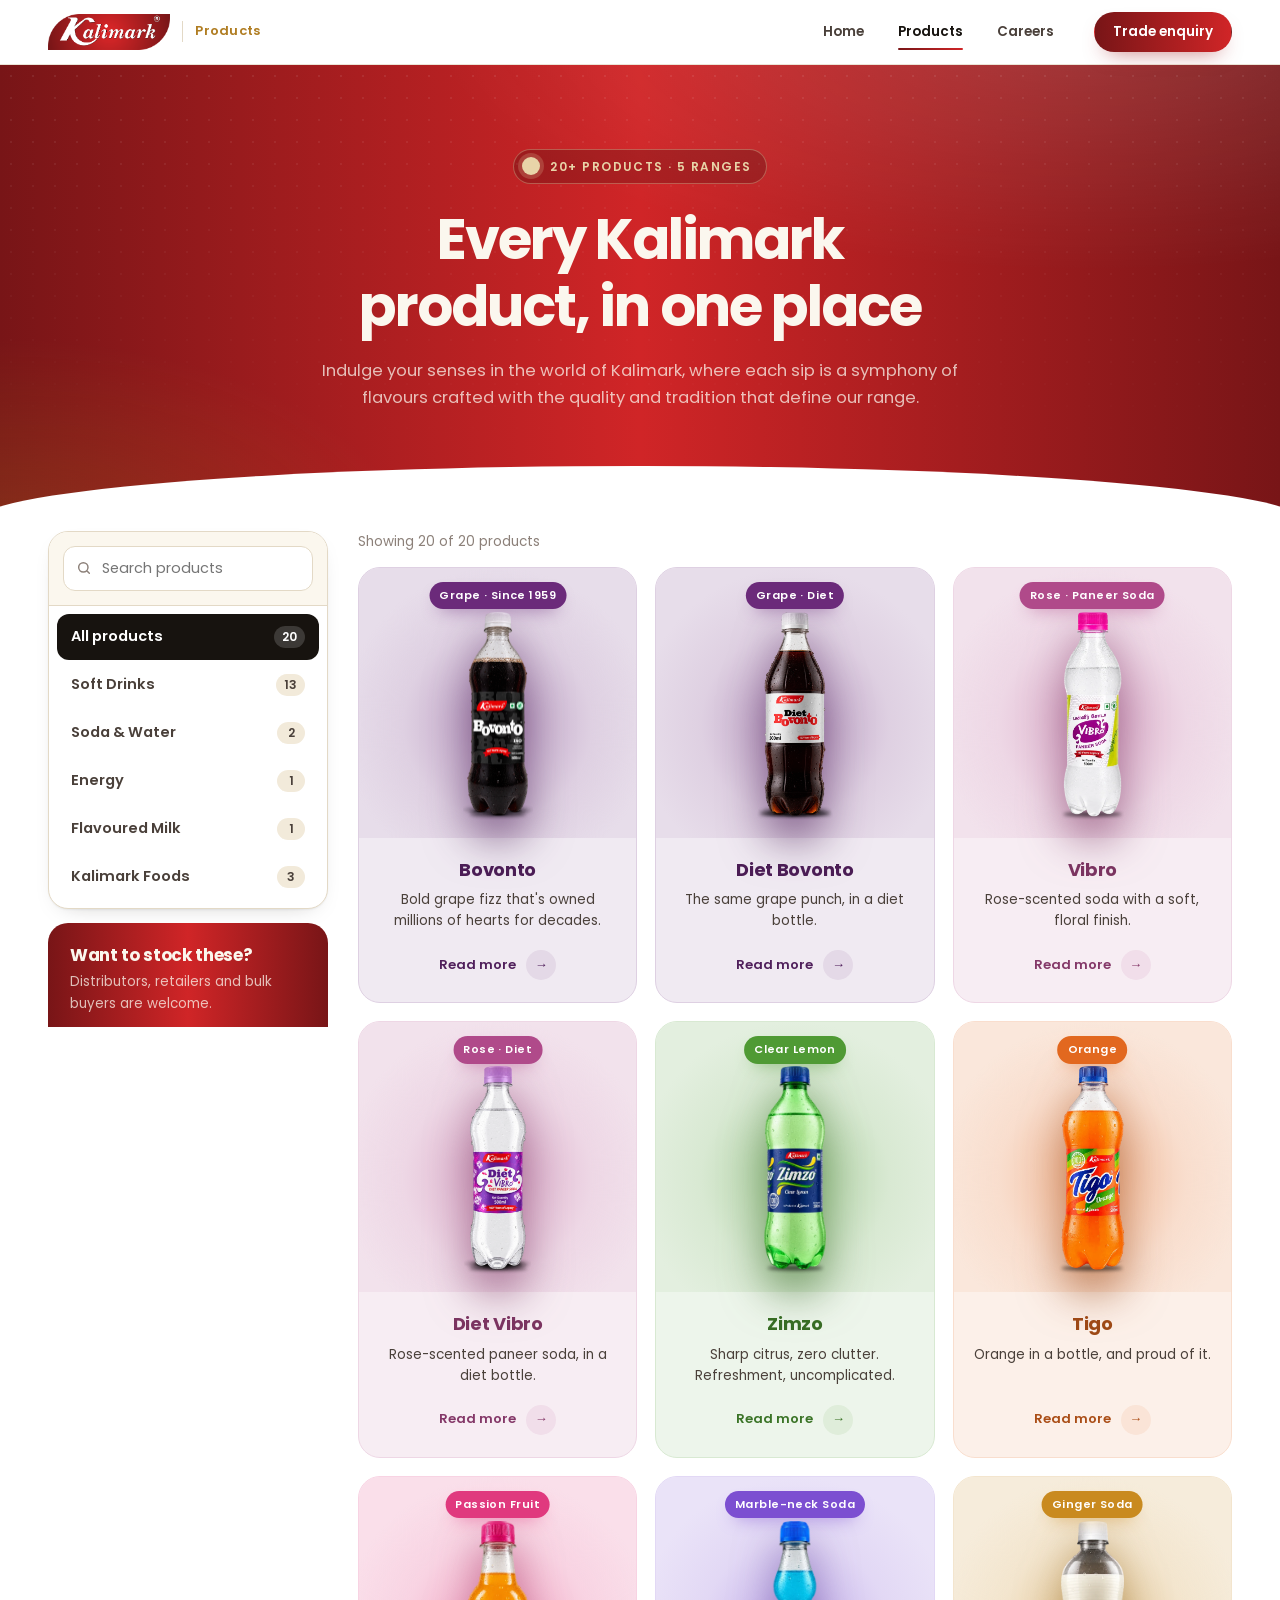
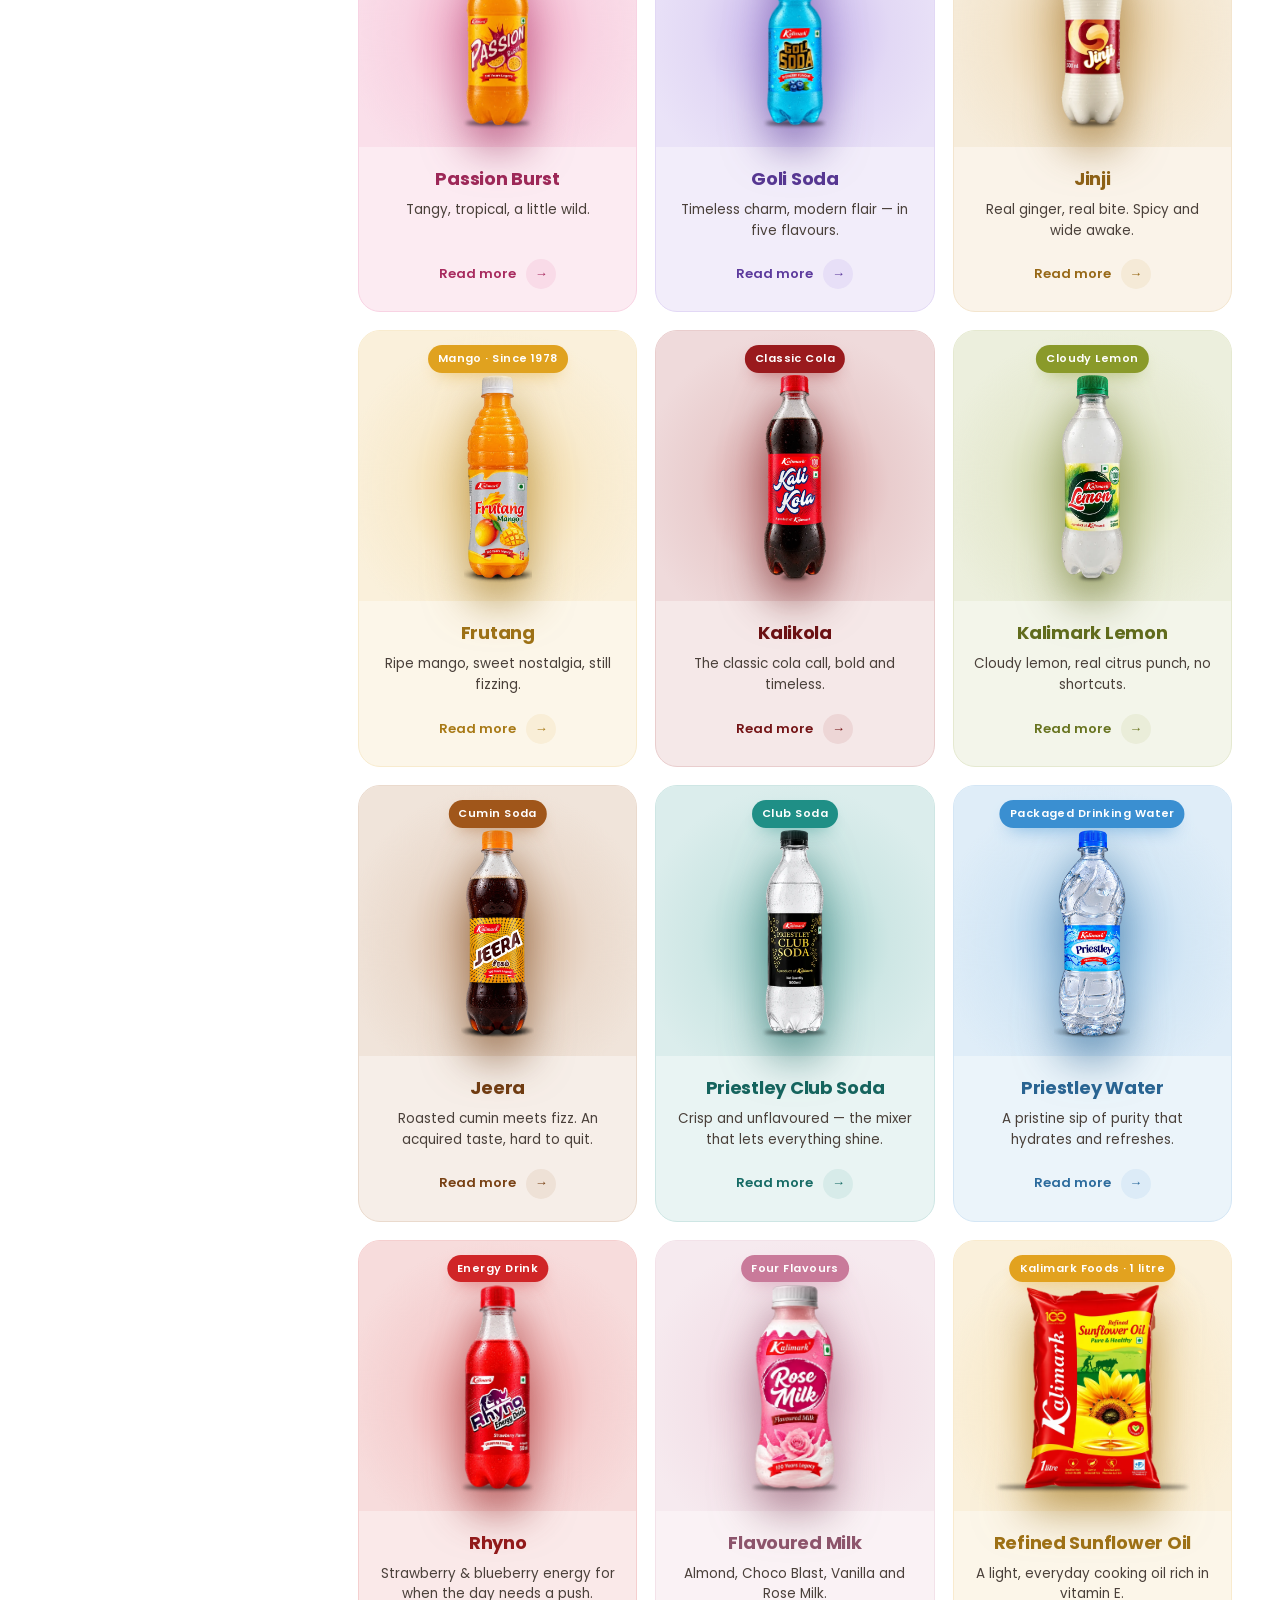
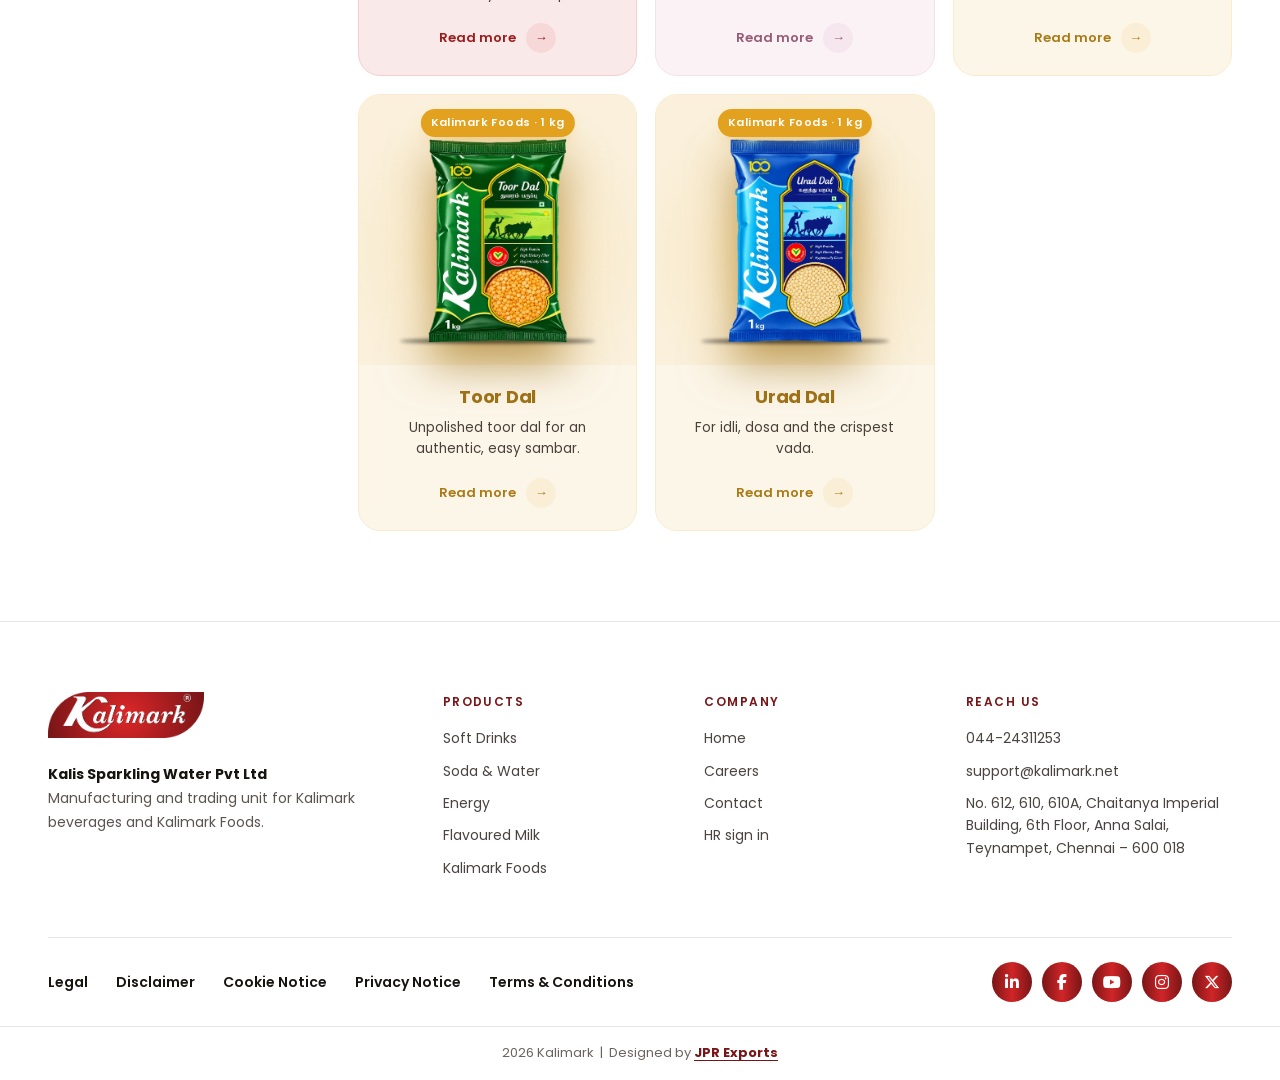
<file: products.html>
<!DOCTYPE html>
<html lang="en">
<head>
  <meta charset="UTF-8">
  <meta name="viewport" content="width=device-width, initial-scale=1">
  <title>Kalimark Products — Soft drinks, soda, water, milk &amp; foods | Kalis Sparkling Water</title>
  <meta name="description" content="The full Kalimark range: Bovonto, Vibro, Zimzo, Tigo, Goli Soda, Jinji, Frutang, Kalikola, Priestley Club Soda and Water, Rhyno, Flavoured Milk, sunflower oil and dals.">
  <link rel="canonical" href="https://sparkling.co.in/products.html">
  <meta name="theme-color" content="#a3191d">
  <link rel="icon" type="image/png" href="images/favicon%20kalimark.png"><link rel="apple-touch-icon" href="images/favicon%20kalimark.png">
  <link rel="stylesheet" href="https://cdnjs.cloudflare.com/ajax/libs/font-awesome/6.5.2/css/all.min.css" referrerpolicy="no-referrer">
  <link rel="preconnect" href="https://fonts.googleapis.com">
  <link rel="preconnect" href="https://fonts.gstatic.com" crossorigin>
  <link href="https://fonts.googleapis.com/css2?family=Poppins:wght@400;500;600;700&display=swap" rel="stylesheet">
  <link rel="stylesheet" href="css/styles.css">
  <link rel="stylesheet" href="css/pages.css">
</head>
<body>

  <header class="topbar">
    <a class="brand" href="index.html">
      <img src="images/logo.png" alt="Kalimark" class="brand-logo">
      <span class="brand-label">Products</span>
    </a>
    <nav class="topnav" aria-label="Site">
      <a href="index.html">Home</a>
      <a href="products.html" class="on" aria-current="page">Products</a>
      <a href="careers.html">Careers</a>
      <a class="nav-link cta m-cta" href="contact.html">Trade enquiry</a>
    </nav>
    <a class="nav-link cta d-cta" href="contact.html">Trade enquiry</a>
    <button class="tb-burger" type="button" aria-label="Open menu" aria-expanded="false"
      onclick="var h=this.closest('header');var o=h.classList.toggle('open');this.setAttribute('aria-expanded',o)"><span></span><span></span><span></span></button>
  </header>

  <section class="hero">
    <div class="hero-inner">
      <span class="eyebrow"><span class="dot"></span>20+ products · 5 ranges</span>
      <h1>Every Kalimark product, in one place</h1>
      <p>Indulge your senses in the world of Kalimark, where each sip is a symphony of flavours crafted with the quality and tradition that define our range.</p>
    </div>
  </section>

  <main class="catalogue">
    <aside class="cat-panel">
      <div class="cat-box">
        <div class="search"><svg viewBox="0 0 24 24" fill="none" stroke="currentColor" stroke-width="2.2" stroke-linecap="round"><circle cx="11" cy="11" r="7"/><path d="m20 20-3.5-3.5"/></svg><input type="text" id="productSearch" placeholder="Search products" aria-label="Search products"></div>
        <div id="filters" role="toolbar" aria-label="Filter products by range"><button data-cat="all" class="on">All products</button><button data-cat="soft-drinks">Soft Drinks</button><button data-cat="soda-water">Soda & Water</button><button data-cat="energy">Energy</button><button data-cat="milk">Flavoured Milk</button><button data-cat="grocery">Kalimark Foods</button></div>
      </div>
      <div class="cat-promo">
        <h3>Want to stock these?</h3>
        <p>Distributors, retailers and bulk buyers are welcome.</p>
        <a href="contact.html">Make a trade enquiry →</a>
      </div>
    </aside>
    <div>
      <div class="results" id="results" aria-live="polite"></div>
      <div class="pgrid">
        <div class="pcard" style="--t:#6b2a7a" data-cat="soft-drinks" id="bovonto">
          <div class="pimg-wrap"><img src="images/products/bovonto.webp" alt="Kalimark Bovonto" loading="lazy"><span class="badge-t">Grape · Since 1959</span></div>
          <div class="pbody">
            <div class="ptype">Grape · Since 1959</div>
            <div class="pname">Bovonto</div>
            <div class="ptag">Bold grape fizz that&#x27;s owned millions of hearts for decades.</div>
            <div class="pmore"><span>Read more</span><i>→</i></div>
          </div>
          <template><p>This is an endless bliss! Bovonto has owned millions of hearts for its unique taste — a symphony of flavour that has delighted palates since 1959, crafting moments of pure joy in every sip.</p><p>A timeless embodiment of taste and tradition, Kalimark Bovonto flies at the zenith among its competitors. “Son of the South” would suit it best. A non-caffeinated, grapy, fizzy soft drink.</p><div class="chips"><span class="chip">Non-caffeinated</span><span class="chip">Grape</span></div></template>
        </div>
        <div class="pcard" style="--t:#6b2a7a" data-cat="soft-drinks" id="diet-bovonto">
          <div class="pimg-wrap"><img src="images/products/diet-bovonto.webp" alt="Kalimark Diet Bovonto" loading="lazy"><span class="badge-t">Grape · Diet</span></div>
          <div class="pbody">
            <div class="ptype">Grape · Diet</div>
            <div class="pname">Diet Bovonto</div>
            <div class="ptag">The same grape punch, in a diet bottle.</div>
            <div class="pmore"><span>Read more</span><i>→</i></div>
          </div>
          <template><p>Everything Bovonto is loved for — the grape burst, the fizz, the Southern swagger — in a diet bottle.</p><div class="chips"><span class="chip">Diet</span><span class="chip">Grape</span></div></template>
        </div>
        <div class="pcard" style="--t:#b04a8a" data-cat="soft-drinks" id="vibro">
          <div class="pimg-wrap"><img src="images/products/vibro.webp" alt="Kalimark Vibro" loading="lazy"><span class="badge-t">Rose · Paneer Soda</span></div>
          <div class="pbody">
            <div class="ptype">Rose · Paneer Soda</div>
            <div class="pname">Vibro</div>
            <div class="ptag">Rose-scented soda with a soft, floral finish.</div>
            <div class="pmore"><span>Read more</span><i>→</i></div>
          </div>
          <template><p>Sip into bliss with Vibro — a symphony of vibrant roses in a non-caffeinated, fizzy embrace.</p><p>Let each effervescent bubble whisper the language of love, turning every moment into a beautiful celebration of flavour and joy.</p><div class="chips"><span class="chip">Non-caffeinated</span><span class="chip">Rose</span></div></template>
        </div>
        <div class="pcard" style="--t:#b04a8a" data-cat="soft-drinks" id="diet-vibro">
          <div class="pimg-wrap"><img src="images/products/diet-vibro.webp" alt="Kalimark Diet Vibro" loading="lazy"><span class="badge-t">Rose · Diet</span></div>
          <div class="pbody">
            <div class="ptype">Rose · Diet</div>
            <div class="pname">Diet Vibro</div>
            <div class="ptag">Rose-scented paneer soda, in a diet bottle.</div>
            <div class="pmore"><span>Read more</span><i>→</i></div>
          </div>
          <template><p>Vibro&#x27;s rose-scented paneer soda, in a diet bottle — the same floral finish with a lighter touch.</p><div class="chips"><span class="chip">Diet</span><span class="chip">Rose</span></div></template>
        </div>
        <div class="pcard" style="--t:#4f9a34" data-cat="soft-drinks" id="zimzo">
          <div class="pimg-wrap"><img src="images/products/zimzo.webp" alt="Kalimark Zimzo" loading="lazy"><span class="badge-t">Clear Lemon</span></div>
          <div class="pbody">
            <div class="ptype">Clear Lemon</div>
            <div class="pname">Zimzo</div>
            <div class="ptag">Sharp citrus, zero clutter. Refreshment, uncomplicated.</div>
            <div class="pmore"><span>Read more</span><i>→</i></div>
          </div>
          <template><p>Quench your thirst with Zimzo Lemon! Experience the burst of fresh citrus goodness that breathes new life into every sip.</p><p>Elevate your refreshment game with this zingy delight — refreshment redefined.</p><div class="chips"><span class="chip">Lemon</span></div></template>
        </div>
        <div class="pcard" style="--t:#e2681f" data-cat="soft-drinks" id="tigo">
          <div class="pimg-wrap"><img src="images/products/tigo.webp" alt="Kalimark Tigo" loading="lazy"><span class="badge-t">Orange</span></div>
          <div class="pbody">
            <div class="ptype">Orange</div>
            <div class="pname">Tigo</div>
            <div class="ptag">Orange in a bottle, and proud of it.</div>
            <div class="pmore"><span>Read more</span><i>→</i></div>
          </div>
          <template><p>Oranges in PET bottles! And that&#x27;s called Tigo. Give yourself an orangy bonanza with Tigo — the orangy delight you shouldn&#x27;t miss!</p><div class="chips"><span class="chip">Orange</span></div></template>
        </div>
        <div class="pcard" style="--t:#e0397e" data-cat="soft-drinks" id="passion-burst">
          <div class="pimg-wrap"><img src="images/products/passion-fruit.webp" alt="Kalimark Passion Burst" loading="lazy"><span class="badge-t">Passion Fruit</span></div>
          <div class="pbody">
            <div class="ptype">Passion Fruit</div>
            <div class="pname">Passion Burst</div>
            <div class="ptag">Tangy, tropical, a little wild.</div>
            <div class="pmore"><span>Read more</span><i>→</i></div>
          </div>
          <template><p>Indulge in the vibrant burst of Passion Burst — a tangy passion fruit fizzy drink that&#x27;s a symphony of flavour in every bubble.</p><p>Elevate your refreshment with the exotic allure of passion fruit, promising a sip of pure delight.</p><div class="chips"><span class="chip">Passion fruit</span></div></template>
        </div>
        <div class="pcard" style="--t:#7c4fd1" data-cat="soft-drinks" id="goli-soda">
          <div class="pimg-wrap"><img src="images/products/goli-soda.webp" alt="Kalimark Goli Soda" loading="lazy"><span class="badge-t">Marble-neck Soda</span></div>
          <div class="pbody">
            <div class="ptype">Marble-neck Soda</div>
            <div class="pname">Goli Soda</div>
            <div class="ptag">Timeless charm, modern flair — in five flavours.</div>
            <div class="pmore"><span>Read more</span><i>→</i></div>
          </div>
          <template><p>Journey into nostalgia with Goli Soda&#x27;s timeless charm and modern flair.</p><p>Experience the effervescence of beloved flavours like Orange, Lychee, Blueberry, Lemon and Lime — a symphony of taste that refreshes both the palate and memories.</p><div class="pd-variants" role="group" aria-label="Choose a flavour"><button type="button" class="pv" aria-pressed="false" data-src="images/products/variants/goli-soda-orange.webp" data-name="Orange"><img src="images/products/variants/goli-soda-orange.webp" alt=""><span>Orange</span></button><button type="button" class="pv" aria-pressed="false" data-src="images/products/variants/goli-soda-lychee.webp" data-name="Lychee"><img src="images/products/variants/goli-soda-lychee.webp" alt=""><span>Lychee</span></button><button type="button" class="pv on" aria-pressed="true" data-src="images/products/variants/goli-soda-blueberry.webp" data-name="Blueberry"><img src="images/products/variants/goli-soda-blueberry.webp" alt=""><span>Blueberry</span></button><button type="button" class="pv" aria-pressed="false" data-src="images/products/variants/goli-soda-lemon.webp" data-name="Lemon"><img src="images/products/variants/goli-soda-lemon.webp" alt=""><span>Lemon</span></button><button type="button" class="pv" aria-pressed="false" data-src="images/products/variants/goli-soda-lime.webp" data-name="Lime"><img src="images/products/variants/goli-soda-lime.webp" alt=""><span>Lime</span></button></div></template>
        </div>
        <div class="pcard" style="--t:#c98a1f" data-cat="soft-drinks" id="jinji">
          <div class="pimg-wrap"><img src="images/products/jinji.webp" alt="Kalimark Jinji" loading="lazy"><span class="badge-t">Ginger Soda</span></div>
          <div class="pbody">
            <div class="ptype">Ginger Soda</div>
            <div class="pname">Jinji</div>
            <div class="ptag">Real ginger, real bite. Spicy and wide awake.</div>
            <div class="pmore"><span>Read more</span><i>→</i></div>
          </div>
          <template><p>Spice up your moments with Jinji — ginger-flavoured soda! A burst of zesty goodness in every sip, refreshing like no other.</p><p>Why settle for ordinary when you can elevate your refreshment experience with Jinji?</p><div class="chips"><span class="chip">Ginger</span></div></template>
        </div>
        <div class="pcard" style="--t:#e0a21f" data-cat="soft-drinks" id="frutang">
          <div class="pimg-wrap"><img src="images/products/frutang.webp" alt="Kalimark Frutang" loading="lazy"><span class="badge-t">Mango · Since 1978</span></div>
          <div class="pbody">
            <div class="ptype">Mango · Since 1978</div>
            <div class="pname">Frutang</div>
            <div class="ptag">Ripe mango, sweet nostalgia, still fizzing.</div>
            <div class="pmore"><span>Read more</span><i>→</i></div>
          </div>
          <template><p>Indulge in the timeless allure of Frutang, a mango elixir born in 1978.</p><p>Sip on decades of perfection in every drop, where the essence of ripe mangoes meets a legacy of exquisite taste.</p><div class="chips"><span class="chip">Mango</span></div></template>
        </div>
        <div class="pcard" style="--t:#9a1a1d" data-cat="soft-drinks" id="kalikola">
          <div class="pimg-wrap"><img src="images/products/kalikola.webp" alt="Kalimark Kalikola" loading="lazy"><span class="badge-t">Classic Cola</span></div>
          <div class="pbody">
            <div class="ptype">Classic Cola</div>
            <div class="pname">Kalikola</div>
            <div class="ptag">The classic cola call, bold and timeless.</div>
            <div class="pmore"><span>Read more</span><i>→</i></div>
          </div>
          <template><p>Quench your thirst with Kalimark Kalikola, a refreshing cola drink that combines bold, bubbly goodness with a burst of timeless flavour.</p><p>Experience the classic taste that defines refreshment, perfectly crafted for moments of joy.</p><div class="chips"><span class="chip">Cola</span></div></template>
        </div>
        <div class="pcard" style="--t:#8a9a2a" data-cat="soft-drinks" id="lemon">
          <div class="pimg-wrap"><img src="images/products/lemon.webp" alt="Kalimark Kalimark Lemon" loading="lazy"><span class="badge-t">Cloudy Lemon</span></div>
          <div class="pbody">
            <div class="ptype">Cloudy Lemon</div>
            <div class="pname">Kalimark Lemon</div>
            <div class="ptag">Cloudy lemon, real citrus punch, no shortcuts.</div>
            <div class="pmore"><span>Read more</span><i>→</i></div>
          </div>
          <template><p>Awaken your taste buds with Kalimark Cloudy Lemon, a robust and zesty lemon drink that packs a punch of citrusy freshness.</p><p>Savour the intense burst of tangy flavour in every sip, delivering a refreshing experience that&#x27;s truly invigorating.</p><div class="chips"><span class="chip">Cloudy lemon</span></div></template>
        </div>
        <div class="pcard" style="--t:#a0561a" data-cat="soft-drinks" id="jeera">
          <div class="pimg-wrap"><img src="images/products/jeera.webp" alt="Kalimark Jeera" loading="lazy"><span class="badge-t">Cumin Soda</span></div>
          <div class="pbody">
            <div class="ptype">Cumin Soda</div>
            <div class="pname">Jeera</div>
            <div class="ptag">Roasted cumin meets fizz. An acquired taste, hard to quit.</div>
            <div class="pmore"><span>Read more</span><i>→</i></div>
          </div>
          <template><p>Quench your thirst with Kalimark Jeera Soft Drink, a refreshing blend of natural cumin flavour and fizzy delight.</p><p>Experience the perfect harmony of spice and sweetness in every sip — a unique and invigorating beverage for a taste that stands out.</p><div class="chips"><span class="chip">Cumin</span></div></template>
        </div>
        <div class="pcard" style="--t:#1f8f86" data-cat="soda-water" id="club-soda">
          <div class="pimg-wrap"><img src="images/products/priestley-club-soda.webp" alt="Kalimark Priestley Club Soda" loading="lazy"><span class="badge-t">Club Soda</span></div>
          <div class="pbody">
            <div class="ptype">Club Soda</div>
            <div class="pname">Priestley Club Soda</div>
            <div class="ptag">Crisp and unflavoured — the mixer that lets everything shine.</div>
            <div class="pmore"><span>Read more</span><i>→</i></div>
          </div>
          <template><p>Experience effervescent bliss with Kalimark&#x27;s Priestley Club Soda — a sparkling elixir that transcends refreshment.</p><p>Immerse yourself in the crisp, invigorating bubbles, curated to elevate every moment to a celebration of pure, timeless joy.</p><div class="chips"><span class="chip">Unflavoured</span></div></template>
        </div>
        <div class="pcard" style="--t:#3a8fd1" data-cat="soda-water" id="water">
          <div class="pimg-wrap"><img src="images/products/water.webp" alt="Kalimark Priestley Water" loading="lazy"><span class="badge-t">Packaged Drinking Water</span></div>
          <div class="pbody">
            <div class="ptype">Packaged Drinking Water</div>
            <div class="pname">Priestley Water</div>
            <div class="ptag">A pristine sip of purity that hydrates and refreshes.</div>
            <div class="pmore"><span>Read more</span><i>→</i></div>
          </div>
          <template><p>Kalimark Priestley water — a pristine sip of purity that hydrates and refreshes.</p><p>Straight from the source to your bottle, experience the crisp taste of clean, premium water for a revitalising hydration experience.</p><div class="chips"><span class="chip">Drinking water</span></div></template>
        </div>
        <div class="pcard" style="--t:#d02527" data-cat="energy" id="rhyno">
          <div class="pimg-wrap"><img src="images/products/rhyno.webp" alt="Kalimark Rhyno" loading="lazy"><span class="badge-t">Energy Drink</span></div>
          <div class="pbody">
            <div class="ptype">Energy Drink</div>
            <div class="pname">Rhyno</div>
            <div class="ptag">Strawberry &amp; blueberry energy for when the day needs a push.</div>
            <div class="pmore"><span>Read more</span><i>→</i></div>
          </div>
          <template><p>Kalimark&#x27;s Rhyno Energy Drink offers a revitalising boost with a burst of flavours.</p><p>Choose invigorating Strawberry or refreshing Blueberry for a unique and energising experience.</p><div class="pd-variants" role="group" aria-label="Choose a flavour"><button type="button" class="pv on" aria-pressed="true" data-src="images/products/variants/rhyno-strawberry.webp" data-name="Strawberry"><img src="images/products/variants/rhyno-strawberry.webp" alt=""><span>Strawberry</span></button><button type="button" class="pv" aria-pressed="false" data-src="images/products/variants/rhyno-blueberry.webp" data-name="Blueberry"><img src="images/products/variants/rhyno-blueberry.webp" alt=""><span>Blueberry</span></button></div></template>
        </div>
        <div class="pcard" style="--t:#c97a9a" data-cat="milk" id="flavoured-milk">
          <div class="pimg-wrap"><img src="images/products/flavoured-milk.webp" alt="Kalimark Flavoured Milk" loading="lazy"><span class="badge-t">Four Flavours</span></div>
          <div class="pbody">
            <div class="ptype">Four Flavours</div>
            <div class="pname">Flavoured Milk</div>
            <div class="ptag">Almond, Choco Blast, Vanilla and Rose Milk.</div>
            <div class="pmore"><span>Read more</span><i>→</i></div>
          </div>
          <template><p>Immerse yourself in the delightful taste of Kalimark&#x27;s Flavoured Milk range — the rich and creamy goodness of Vanilla, the floral delight of Rose, the nutty allure of Almond, and the irresistible Choco Blast.</p><p>Each sip is crafted for your enjoyment. Embark on a journey of indulgence with our luscious and diverse selection of premium flavoured milks.</p><div class="pd-variants" role="group" aria-label="Choose a flavour"><button type="button" class="pv" aria-pressed="false" data-src="images/products/variants/flavoured-milk-vanilla.webp" data-name="Vanilla"><img src="images/products/variants/flavoured-milk-vanilla.webp" alt=""><span>Vanilla</span></button><button type="button" class="pv" aria-pressed="false" data-src="images/products/variants/flavoured-milk-almond.webp" data-name="Almond"><img src="images/products/variants/flavoured-milk-almond.webp" alt=""><span>Almond</span></button><button type="button" class="pv on" aria-pressed="true" data-src="images/products/variants/flavoured-milk-rose.webp" data-name="Rose Milk"><img src="images/products/variants/flavoured-milk-rose.webp" alt=""><span>Rose Milk</span></button><button type="button" class="pv" aria-pressed="false" data-src="images/products/variants/flavoured-milk-choco.webp" data-name="Choco Blast"><img src="images/products/variants/flavoured-milk-choco.webp" alt=""><span>Choco Blast</span></button></div></template>
        </div>
        <div class="pcard" style="--t:#e2a21f" data-cat="grocery" id="sunflower-oil">
          <div class="pimg-wrap"><img src="images/products/sunflower-oil.webp" alt="Kalimark Refined Sunflower Oil" loading="lazy"><span class="badge-t">Kalimark Foods · 1 litre</span></div>
          <div class="pbody">
            <div class="ptype">Kalimark Foods · 1 litre</div>
            <div class="pname">Refined Sunflower Oil</div>
            <div class="ptag">A light, everyday cooking oil rich in vitamin E.</div>
            <div class="pmore"><span>Read more</span><i>→</i></div>
          </div>
          <template><p>Kalimark refined sunflower oil is a good choice for your kitchen: it is rich in unsaturated fats, particularly linoleic acid (omega-6), and vitamin E, an antioxidant.</p><p>Its high smoke point makes it versatile for frying, sautéing and baking.</p><div class="chips"><span class="chip">Vitamin E</span><span class="chip">High smoke point</span></div></template>
        </div>
        <div class="pcard" style="--t:#e2a21f" data-cat="grocery" id="toor-dal">
          <div class="pimg-wrap"><img src="images/products/toor-dal.webp" alt="Kalimark Toor Dal" loading="lazy"><span class="badge-t">Kalimark Foods · 1 kg</span></div>
          <div class="pbody">
            <div class="ptype">Kalimark Foods · 1 kg</div>
            <div class="pname">Toor Dal</div>
            <div class="ptag">Unpolished toor dal for an authentic, easy sambar.</div>
            <div class="pmore"><span>Read more</span><i>→</i></div>
          </div>
          <template><p>Kalimark Toor Dal is rich in protein, fibre and essential minerals like iron and calcium.</p><p>Sambar made with our Toor Dal has an authentic desi aroma and is easy to prepare.</p><div class="chips"><span class="chip">High protein</span><span class="chip">High dietary fibre</span><span class="chip">Unpolished</span></div></template>
        </div>
        <div class="pcard" style="--t:#e2a21f" data-cat="grocery" id="urad-dal">
          <div class="pimg-wrap"><img src="images/products/urad-dal.webp" alt="Kalimark Urad Dal" loading="lazy"><span class="badge-t">Kalimark Foods · 1 kg</span></div>
          <div class="pbody">
            <div class="ptype">Kalimark Foods · 1 kg</div>
            <div class="pname">Urad Dal</div>
            <div class="ptag">For idli, dosa and the crispest vada.</div>
            <div class="pmore"><span>Read more</span><i>→</i></div>
          </div>
          <template><p>Kalimark Urad Dal is a nutrient-dense legume and a staple of the South Indian kitchen. Added to idli rice, poha or rava, it makes a feast for your taste buds in the form of idli, dosa and more.</p><p>Stand out in taste when it&#x27;s prepared as vada using Kalimark Sunflower Oil — a healthy combo and a delicious addition to a balanced diet.</p><div class="chips"><span class="chip">High protein</span><span class="chip">High dietary fibre</span><span class="chip">Unpolished</span></div></template>
        </div>
      </div>
      <div class="empty-results" id="emptyResults">No products match that. Try another name or pick “All products”.</div>
    </div>
  </main>

  <dialog class="pd" id="productDialog" aria-labelledby="pdName">
    <div class="pd-inner">
      <div class="pd-img"></div>
      <div class="pd-copy">
        <button class="pd-close" aria-label="Close">×</button>
        <div class="pd-type"></div>
        <h2 class="pd-name" id="pdName"></h2>
        <div class="pd-body"></div>
        <a class="btn-red" href="contact.html">Enquire to stock this <span class="arrow">→</span></a>
      </div>
    </div>
  </dialog>

  <footer class="site-footer">
    <div class="wrap">
      <div class="foot-grid">
        <div class="foot-brand">
          <img src="images/logo.png" alt="Kalimark">
          <p><strong style="color:#fff">Kalis Sparkling Water Pvt Ltd</strong><br>Manufacturing and trading unit for Kalimark beverages and Kalimark Foods.</p>
        </div>
        <div class="foot-col">
          <h4>Products</h4>
          <a href="products.html#soft-drinks">Soft Drinks</a><a href="products.html#soda-water">Soda & Water</a><a href="products.html#energy">Energy</a><a href="products.html#milk">Flavoured Milk</a><a href="products.html#grocery">Kalimark Foods</a>
        </div>
        <div class="foot-col">
          <h4>Company</h4>
          <a href="index.html">Home</a>
          <a href="careers.html">Careers</a>
          <a href="contact.html">Contact</a>
          <a href="admin.html">HR sign in</a>
        </div>
        <div class="foot-col">
          <h4>Reach us</h4>
          <a href="tel:+914424311253">044-24311253</a>
          <a href="mailto:support@kalimark.net">support@kalimark.net</a>
          <span>No. 612, 610, 610A, Chaitanya Imperial Building, 6th Floor, Anna Salai, Teynampet, Chennai – 600 018</span>
        </div>
      </div>
    </div>
    <div class="wrap">
      <div class="lu-row plain">
        <div class="lu-legal" role="navigation" aria-label="Legal"><a href="legal.html">Legal</a><a href="disclaimer.html">Disclaimer</a><a href="cookie-notice.html">Cookie Notice</a><a href="privacy-notice.html">Privacy Notice</a><a href="terms.html">Terms &amp; Conditions</a></div>
        <div class="lu-social"><a href="https://www.linkedin.com/in/kalimark-drinks-84a357249/" target="_blank" rel="noopener" aria-label="Kalimark on LinkedIn"><i class="fa-brands fa-linkedin-in"></i></a><a href="https://www.facebook.com/kalimarkdrinks/" target="_blank" rel="noopener" aria-label="Kalimark on Facebook"><i class="fa-brands fa-facebook-f"></i></a><a href="https://www.youtube.com/channel/UCXeoDkeyvbUBGC7T3b5lyIw" target="_blank" rel="noopener" aria-label="Kalimark on YouTube"><i class="fa-brands fa-youtube"></i></a><a href="https://www.instagram.com/kalimarkdrinks/" target="_blank" rel="noopener" aria-label="Kalimark on Instagram"><i class="fa-brands fa-instagram"></i></a><a href="https://x.com/kalimarkdrinks" target="_blank" rel="noopener" aria-label="Kalimark on X (Twitter)"><i class="fa-brands fa-x-twitter"></i></a></div>
      </div>
    </div>
    <div class="lu-copy"><span data-year>2026</span> Kalimark<span class="lu-sep"> &nbsp;|&nbsp; </span><span class="lu-by">Designed by <strong><a href="https://www.jprexports.com" target="_blank" rel="noopener">JPR Exports</a></strong></span></div>
  </footer>

  <script src="js/sparkling.js"></script>
</body>
</html>
</file>
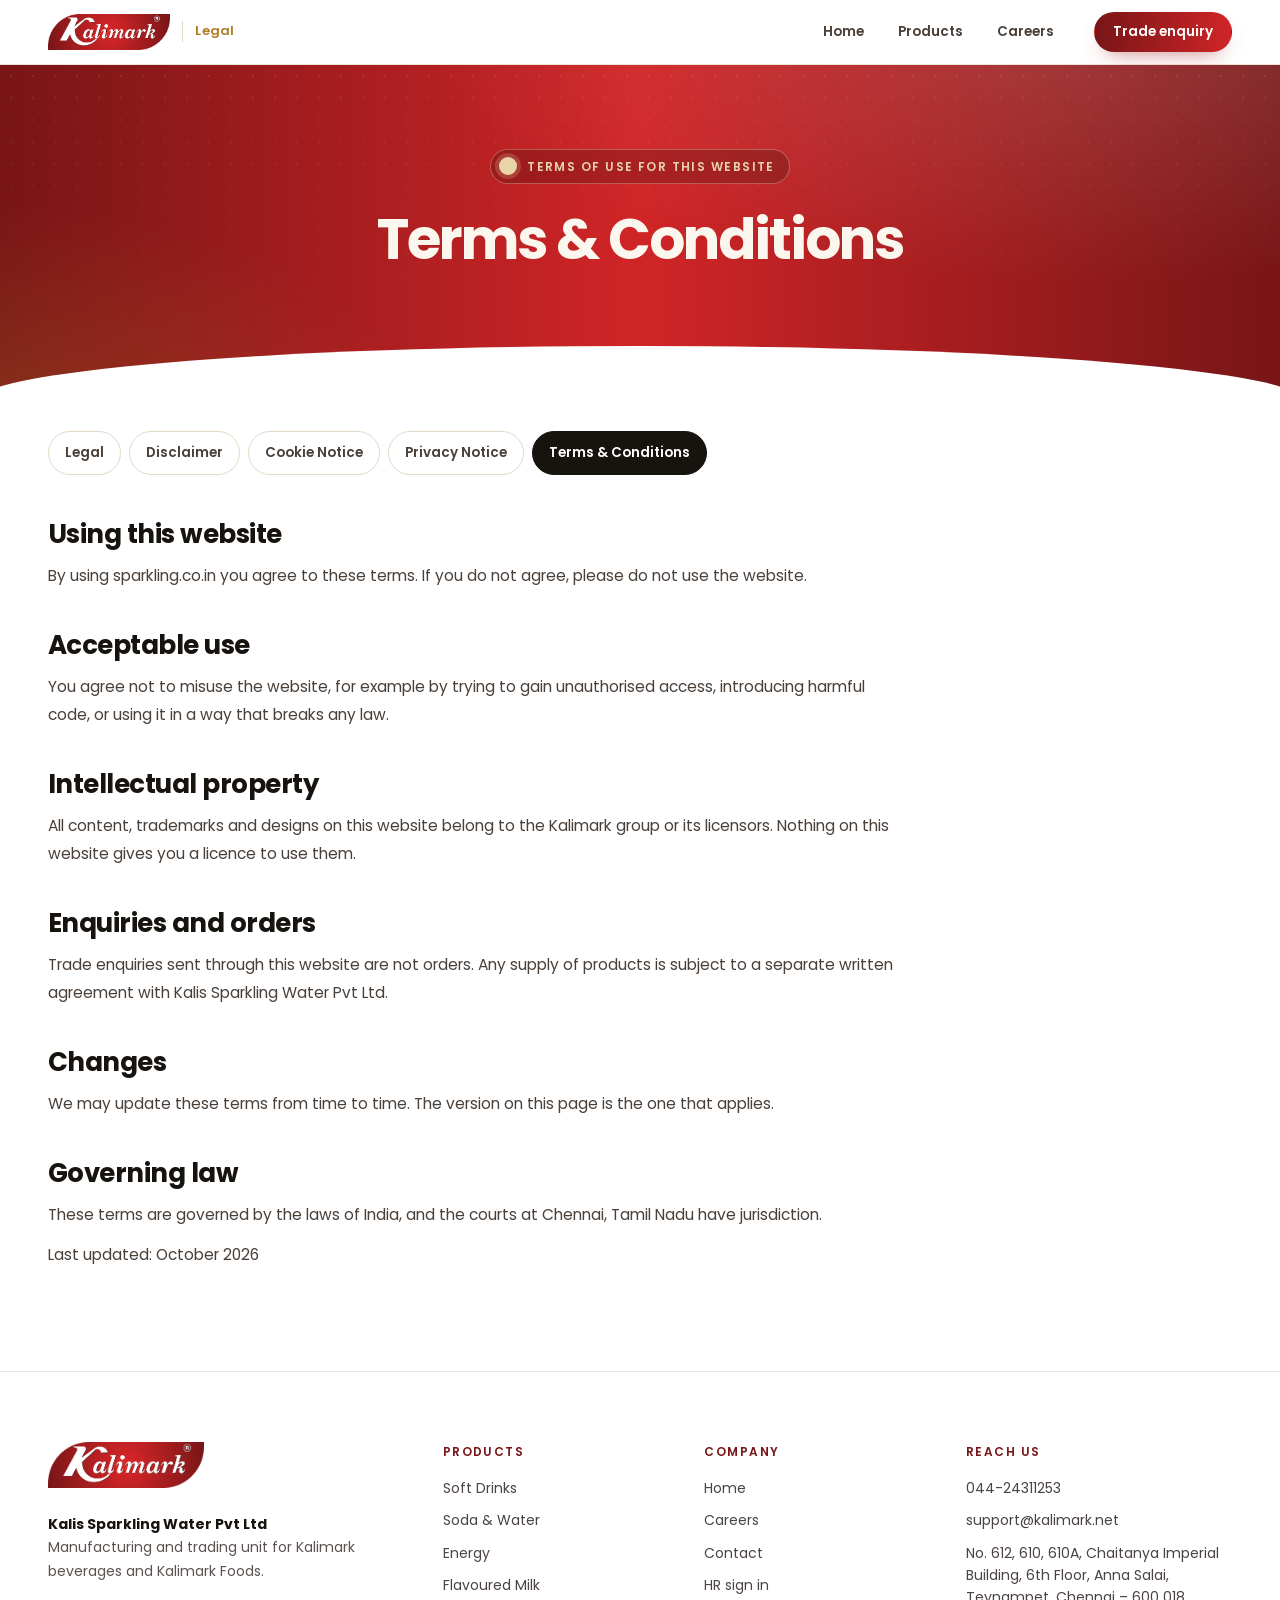
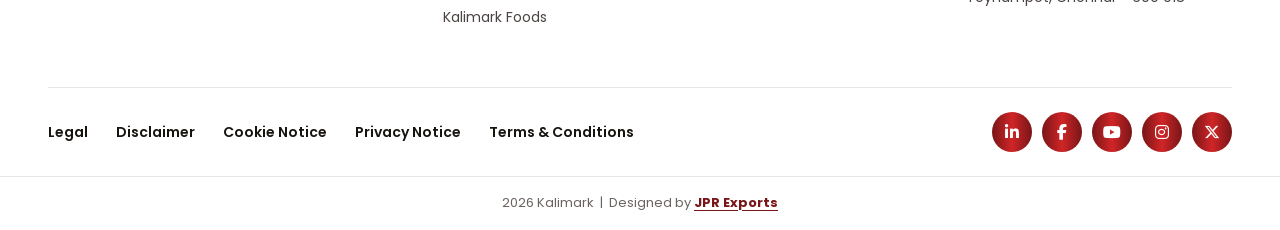
<file: terms.html>
<!DOCTYPE html>
<html lang="en">
<head>
  <meta charset="UTF-8">
  <meta name="viewport" content="width=device-width, initial-scale=1">
  <title>Terms &amp;amp; Conditions | Kalis Sparkling Water</title>
  <meta name="description" content="Terms &amp;amp; Conditions — Kalis Sparkling Water Pvt Ltd.">
  <link rel="canonical" href="https://sparkling.co.in/terms.html">
  <meta name="theme-color" content="#a3191d">
  <link rel="icon" type="image/png" href="images/favicon%20kalimark.png"><link rel="apple-touch-icon" href="images/favicon%20kalimark.png">
  <link rel="stylesheet" href="https://cdnjs.cloudflare.com/ajax/libs/font-awesome/6.5.2/css/all.min.css" referrerpolicy="no-referrer">
  <link rel="preconnect" href="https://fonts.googleapis.com">
  <link rel="preconnect" href="https://fonts.gstatic.com" crossorigin>
  <link href="https://fonts.googleapis.com/css2?family=Poppins:wght@400;500;600;700&display=swap" rel="stylesheet">
  <link rel="stylesheet" href="css/styles.css">
  <link rel="stylesheet" href="css/pages.css">
</head>
<body>

  <header class="topbar">
    <a class="brand" href="index.html">
      <img src="images/logo.png" alt="Kalimark" class="brand-logo">
      <span class="brand-label">Legal</span>
    </a>
    <nav class="topnav" aria-label="Site">
      <a href="index.html">Home</a>
      <a href="products.html">Products</a>
      <a href="career-portal/">Careers</a>
      <a class="nav-link cta m-cta" href="contact.html">Trade enquiry</a>
    </nav>
    <a class="nav-link cta d-cta" href="contact.html">Trade enquiry</a>
    <button class="tb-burger" type="button" aria-label="Open menu" aria-expanded="false"
      onclick="var h=this.closest('header');var o=h.classList.toggle('open');this.setAttribute('aria-expanded',o)"><span></span><span></span><span></span></button>
  </header>

  <section class="hero">
    <div class="hero-inner">
      <span class="eyebrow"><span class="dot"></span>Terms of use for this website</span>
      <h1>Terms &amp; Conditions</h1>
    </div>
  </section>

  <main class="legal-page">
    <div class="wrap">
      <div class="legal-nav" role="navigation" aria-label="Legal pages"><a href="legal.html">Legal</a><a href="disclaimer.html">Disclaimer</a><a href="cookie-notice.html">Cookie Notice</a><a href="privacy-notice.html">Privacy Notice</a><a href="terms.html" class="on">Terms &amp; Conditions</a></div>
      <div class="legal-body">
      <h2>Using this website</h2>
      <p>By using sparkling.co.in you agree to these terms. If you do not agree, please do not use the website.</p>

      <h2>Acceptable use</h2>
      <p>You agree not to misuse the website, for example by trying to gain unauthorised access, introducing harmful code, or using it in a way that breaks any law.</p>

      <h2>Intellectual property</h2>
      <p>All content, trademarks and designs on this website belong to the Kalimark group or its licensors. Nothing on this website gives you a licence to use them.</p>

      <h2>Enquiries and orders</h2>
      <p>Trade enquiries sent through this website are not orders. Any supply of products is subject to a separate written agreement with Kalis Sparkling Water Pvt Ltd.</p>

      <h2>Changes</h2>
      <p>We may update these terms from time to time. The version on this page is the one that applies.</p>

      <h2>Governing law</h2>
      <p>These terms are governed by the laws of India, and the courts at Chennai, Tamil Nadu have jurisdiction.</p>

        <p class="legal-updated">Last updated: October 2026</p>
      </div>
    </div>
  </main>

  <footer class="site-footer">
    <div class="wrap">
      <div class="foot-grid">
        <div class="foot-brand">
          <img src="images/logo.png" alt="Kalimark">
          <p><strong style="color:#fff">Kalis Sparkling Water Pvt Ltd</strong><br>Manufacturing and trading unit for Kalimark beverages and Kalimark Foods.</p>
        </div>
        <div class="foot-col">
          <h4>Products</h4>
          <a href="products.html#soft-drinks">Soft Drinks</a><a href="products.html#soda-water">Soda & Water</a><a href="products.html#energy">Energy</a><a href="products.html#milk">Flavoured Milk</a><a href="products.html#grocery">Kalimark Foods</a>
        </div>
        <div class="foot-col">
          <h4>Company</h4>
          <a href="index.html">Home</a>
          <a href="career-portal/">Careers</a>
          <a href="contact.html">Contact</a>
          <a href="career-portal/admin.html">HR sign in</a>
        </div>
        <div class="foot-col">
          <h4>Reach us</h4>
          <a href="tel:+914424311253">044-24311253</a>
          <a href="mailto:support@kalimark.net">support@kalimark.net</a>
          <span>No. 612, 610, 610A, Chaitanya Imperial Building, 6th Floor, Anna Salai, Teynampet, Chennai – 600 018</span>
        </div>
      </div>
    </div>
    <div class="wrap">
      <div class="lu-row plain">
        <div class="lu-legal" role="navigation" aria-label="Legal"><a href="legal.html">Legal</a><a href="disclaimer.html">Disclaimer</a><a href="cookie-notice.html">Cookie Notice</a><a href="privacy-notice.html">Privacy Notice</a><a href="terms.html">Terms &amp; Conditions</a></div>
        <div class="lu-social"><a href="https://www.linkedin.com/in/kalimark-drinks-84a357249/" target="_blank" rel="noopener" aria-label="Kalimark on LinkedIn"><i class="fa-brands fa-linkedin-in"></i></a><a href="https://www.facebook.com/kalimarkdrinks/" target="_blank" rel="noopener" aria-label="Kalimark on Facebook"><i class="fa-brands fa-facebook-f"></i></a><a href="https://www.youtube.com/channel/UCXeoDkeyvbUBGC7T3b5lyIw" target="_blank" rel="noopener" aria-label="Kalimark on YouTube"><i class="fa-brands fa-youtube"></i></a><a href="https://www.instagram.com/kalimarkdrinks/" target="_blank" rel="noopener" aria-label="Kalimark on Instagram"><i class="fa-brands fa-instagram"></i></a><a href="https://x.com/kalimarkdrinks" target="_blank" rel="noopener" aria-label="Kalimark on X (Twitter)"><i class="fa-brands fa-x-twitter"></i></a></div>
      </div>
    </div>
    <div class="lu-copy"><span data-year>2026</span> Kalimark<span class="lu-sep"> &nbsp;|&nbsp; </span><span class="lu-by">Designed by <strong><a href="https://www.jprexports.com" target="_blank" rel="noopener">JPR Exports</a></strong></span></div>
  </footer>

  <script src="js/sparkling.js"></script>
</body>
</html>
</file>
<file: css/styles.css>
/* ==========================================================================
   Kalimark Careers — shared stylesheet for index.html and admin.html
   Palette drawn from the Kalimark brand: ink, gold, paper, bottle green.
   ========================================================================== */

:root {
  --ink:        #17130F;
  --ink-soft:   #4A403A;
  --ink-faint:  #8C8079;
  --paper:      #FBF7EE;
  --paper-deep: #F2EADA;
  --gold:       #B07D22;
  --gold-soft:  #E8D4A8;
  --bottle:     #17362C;
  --rule:       #E3D9C6;
  --white:      #FFFFFF;
  --danger:     #A3261C;
  --danger-bg:  #FBEAE8;
  --ok:         #1F6B4B;
  --ok-bg:      #E6F2EC;

  --font: 'Poppins', -apple-system, 'Segoe UI', Roboto, sans-serif;

  --radius:     10px;
  --radius-lg:  16px;
  --shadow:     0 1px 2px rgba(23,19,15,.05), 0 8px 24px -16px rgba(23,19,15,.35);
  --shadow-lift:0 18px 44px -20px rgba(23,19,15,.45);

  /* Brand hover gradient (matches the topbar nav link) */
  --btn-hover-gradient: linear-gradient(90deg, #781517, #d02527, #781517);
}

* { box-sizing: border-box; margin: 0; padding: 0; }

html { scroll-behavior: smooth; }

body {
  font-family: var(--font);
  background: var(--white);
  color: var(--ink);
  font-size: 15px;
  line-height: 1.6;
  -webkit-font-smoothing: antialiased;
}

a { color: inherit; }

h1, h2, h3 { line-height: 1.2; letter-spacing: -0.02em; font-weight: 700; }

:focus-visible {
  outline: 2px solid var(--gold);
  outline-offset: 2px;
  border-radius: 4px;
}

@media (prefers-reduced-motion: reduce) {
  *, *::before, *::after { animation-duration: .01ms !important; transition-duration: .01ms !important; }
}

/* ---------- Top bar ---------- */
.topbar {
  background: var(--white);
  border-bottom: 1px solid var(--rule);
  padding: 14px 28px;
  display: flex;
  justify-content: space-between;
  align-items: center;
  gap: 16px;
  position: sticky;
  top: 0;
  z-index: 40;
}
.topbar .brand {
  display: flex;
  align-items: center;
  gap: 12px;
  text-decoration: none;
}
.topbar .brand-logo { height: 32px; width: auto; display: block; object-fit: contain; }
.topbar .brand-label {
  font-size: 13px;
  font-weight: 600;
  color: var(--gold);
  border-left: 1px solid var(--rule);
  padding-left: 12px;
}
.topbar .nav-link {
  font-size: 13.5px;
  font-weight: 600;
  color: var(--ink-soft);
  text-decoration: none;
  padding: 8px 18px;
  border-radius: 999px;
  border: 1.5px solid var(--rule);
  transition: color .15s ease, border-color .15s ease, background .15s ease;
  white-space: nowrap;
}
.topbar .nav-link:hover {
  color: var(--white);
  background: var(--btn-hover-gradient);
  border-color: var(--ink);
}

@media (max-width: 560px) {
  .topbar { padding: 12px 16px; }
  .topbar .brand-logo { height: 26px; }
  .topbar .brand-label { display: none; }
}

/* ---------- Hero ---------- */.hero {
  background: linear-gradient(90deg, #781517, #d02527, #781517);
  color: var(--paper);
  padding: 72px 28px 76px;
  position: relative;
  overflow: hidden;
}
.hero::after {
  content: "";
  position: absolute;
  left: 0; right: 0; bottom: 0;
  height: 4px;
  background: linear-gradient(90deg, var(--gold) 0%, var(--gold-soft) 50%, var(--bottle) 100%);
}
.hero-inner {
  max-width: 1180px;
  margin: 0 auto;
  text-align: center;
}
.hero h1 {
  font-size: clamp(34px, 5.4vw, 56px);
  max-width: 16ch;
  margin: 0 auto 18px;
}
.hero p {
  color: rgba(251,247,238,.74);
  max-width: 58ch;
  margin: 0 auto;
  font-size: 16.5px;
}
.hero-meta {
  margin-top: 30px;
  display: flex;
  align-items: baseline;
  justify-content: center;
  gap: 12px;
  font-size: 14px;
  color: rgba(251,247,238,.66);
}
.hero-count {
  font-size: 34px;
  font-weight: 700;
  color: var(--gold-soft);
  letter-spacing: -0.03em;
}

@media (max-width: 560px) { .hero { padding: 48px 16px 52px; } }

/* ---------- Layout ---------- */
.layout {
  max-width: 1180px;
  margin: 0 auto;
  padding: 36px 28px 72px;
  display: grid;
  grid-template-columns: 370px 1fr;
  gap: 28px;
  align-items: start;
}
@media (max-width: 900px) {
  .layout { grid-template-columns: 1fr; padding: 24px 16px 48px; gap: 20px; }
}

/* ---------- Job list ---------- */
.job-list-panel {
  border: 1px solid var(--rule);
  border-radius: var(--radius-lg);
  overflow: hidden;
  background: var(--white);
  position: sticky;
  top: 88px;
}
@media (max-width: 900px) { .job-list-panel { position: static; } }

.job-list-header {
  padding: 16px;
  background: var(--paper);
  border-bottom: 1px solid var(--rule);
  display: grid;
  gap: 10px;
}
.job-list-header input,
.job-list-header select {
  width: 100%;
  padding: 10px 12px;
  border: 1px solid var(--rule);
  border-radius: var(--radius);
  font-family: inherit;
  font-size: 14px;
  background: var(--white);
  color: var(--ink);
}
.filter-row { display: grid; grid-template-columns: 1fr 1fr; gap: 10px; }

.job-list { max-height: 620px; overflow-y: auto; }
.job-item {
  padding: 16px 18px;
  border-bottom: 1px solid var(--rule);
  cursor: pointer;
  border-left: 3px solid transparent;
  transition: background .12s ease, border-color .12s ease;
}
.job-item:last-child { border-bottom: none; }
.job-item:hover { background: var(--paper); }
.job-item.active { background: var(--paper); border-left-color: var(--gold); }
.job-item h3 { font-size: 15.5px; margin-bottom: 4px; }
.job-item .meta { font-size: 13px; color: var(--ink-faint); margin-bottom: 8px; }
.job-item .tag {
  display: inline-block;
  font-size: 11.5px;
  font-weight: 600;
  padding: 3px 10px;
  border-radius: 999px;
  background: var(--paper-deep);
  color: var(--ink-soft);
}
.empty-list { padding: 36px 18px; text-align: center; color: var(--ink-faint); font-size: 14px; }

/* ---------- Job detail ---------- */
.job-detail-panel {
  border: 1px solid var(--rule);
  border-radius: var(--radius-lg);
  background: var(--white);
  min-height: 420px;
  box-shadow: var(--shadow);
}
.placeholder { padding: 80px 32px; text-align: center; color: var(--ink-faint); }
.job-detail { padding: 34px 36px 40px; }
.job-detail h1 { font-size: 28px; margin-bottom: 6px; }
.job-detail .company-line { color: var(--ink-soft); font-size: 14.5px; margin-bottom: 18px; }
.badges { display: flex; flex-wrap: wrap; gap: 8px; margin-bottom: 26px; }
.badge {
  font-size: 12.5px;
  font-weight: 600;
  padding: 5px 12px;
  border-radius: 999px;
  background: var(--paper);
  border: 1px solid var(--rule);
  color: var(--ink-soft);
}
.section-title {
  font-size: 12px;
  font-weight: 700;
  color: var(--gold);
  margin: 26px 0 8px;
  letter-spacing: .04em;
}
.section-text { white-space: pre-wrap; color: var(--ink-soft); max-width: 72ch; }

@media (max-width: 560px) { .job-detail { padding: 24px 18px 30px; } }

/* ---------- Buttons (shared base) ---------- */
.primary-btn,
.apply-btn,
.ghost-btn {
  background: var(--white);
  color: var(--ink-soft);
  border: 1.5px solid var(--rule);
  border-radius: 999px;
  font-family: inherit;
  font-size: 14px;
  font-weight: 700;
  cursor: pointer;
  transition: color .15s ease, border-color .15s ease, background .15s ease,
              transform .1s ease, box-shadow .15s ease;
}

.primary-btn:hover:not(:disabled),
.apply-btn:hover:not(:disabled),
.ghost-btn:hover:not(:disabled) {
  color: var(--white);
  background: var(--btn-hover-gradient);
  border-color: var(--ink);
  transform: translateY(-1px);
  box-shadow: var(--shadow);
}

.primary-btn:active:not(:disabled),
.apply-btn:active:not(:disabled),
.ghost-btn:active:not(:disabled) {
  transform: translateY(0);
}

.primary-btn:disabled,
.apply-btn:disabled,
.ghost-btn:disabled {
  opacity: .6;
  cursor: not-allowed;
}

/* ---------- Button variants (only layout/size differences) ---------- */
.primary-btn {
  padding: 13px 28px;
  font-size: 14.5px;
}
.primary-btn.full { width: 100%; }

.apply-btn {
  padding: 12px 28px;
  margin-bottom: 26px;
}

.ghost-btn {
  padding: 9px 18px;
  font-size: 13.5px;
}

/* ---------- Text button (kept as-is) ---------- */
.text-btn {
  background: none;
  border: none;
  padding: 0;
  font-family: inherit;
  font-size: 13.5px;
  font-weight: 600;
  color: var(--gold);
  cursor: pointer;
  text-decoration: underline;
  text-underline-offset: 3px;
  transition: color .15s ease;
}
.text-btn:hover { color: var(--ink); }

/* ---------- Forms ---------- */
label {
  display: block;
  font-size: 13px;
  font-weight: 600;
  color: var(--ink-soft);
  margin: 16px 0 6px;
}
input[type=text], input[type=email], input[type=tel], input[type=password],
input[type=date], input[type=time], input[type=file], select, textarea {
  width: 100%;
  padding: 11px 13px;
  border: 1px solid var(--rule);
  border-radius: var(--radius);
  font-family: inherit;
  font-size: 14.5px;
  color: var(--ink);
  background: var(--white);
  transition: border-color .15s ease, box-shadow .15s ease;
}
input:focus, select:focus, textarea:focus {
  outline: none;
  border-color: var(--gold);
  box-shadow: 0 0 0 3px rgba(176,125,34,.14);
}
textarea { resize: vertical; line-height: 1.55; }
.required { color: var(--danger); }
.form-hint { font-size: 12.5px; color: var(--ink-faint); margin-top: 6px; }
.grid-2 { display: grid; grid-template-columns: 1fr 1fr; gap: 14px; }
@media (max-width: 620px) { .grid-2 { grid-template-columns: 1fr; gap: 0; } }

/* ---------- Application form (replaces the detail panel in place) ---------- */
.apply-form { padding: 30px 36px 38px; }
.apply-form h2 { font-size: 22px; margin-bottom: 4px; }
.apply-form .apply-sub { color: var(--ink-soft); font-size: 14px; margin-bottom: 8px; }
.back-link {
  display: inline-block;
  font-size: 13.5px;
  font-weight: 600;
  color: var(--ink-faint);
  background: none;
  border: none;
  cursor: pointer;
  font-family: inherit;
  padding: 0;
  margin-bottom: 18px;
}
.back-link:hover { color: var(--ink); }
.file-row { display: flex; align-items: center; gap: 12px; flex-wrap: wrap; }
.file-name { font-size: 13px; color: var(--ink-faint); }

.apply-success {
  padding: 60px 36px 70px;
  text-align: center;
}
.apply-success .tick {
  width: 56px; height: 56px;
  margin: 0 auto 20px;
  border-radius: 50%;
  background: var(--ok-bg);
  color: var(--ok);
  display: grid; place-items: center;
  font-size: 26px;
  font-weight: 700;
}
.apply-success h2 { font-size: 22px; margin-bottom: 10px; }
.apply-success p { color: var(--ink-soft); max-width: 44ch; margin: 0 auto 24px; }

@media (max-width: 560px) { .apply-form { padding: 22px 18px 30px; } }

/* ---------- Messages ---------- */
.msg {
  display: none;
  margin-top: 14px;
  padding: 11px 14px;
  border-radius: var(--radius);
  font-size: 13.5px;
  font-weight: 500;
}
.msg.error { display: block; background: var(--danger-bg); color: var(--danger); }
.msg.success { display: block; background: var(--ok-bg); color: var(--ok); }
.msg.info { display: block; background: var(--paper-deep); color: var(--ink-soft); }

/* ---------- Sign-in screen ---------- */
.login-page {
  min-height: calc(100vh - 61px);
  display: grid;
  place-items: center;
  padding: 40px 20px 80px;
  background: var(--paper);
}
.login-card {
  width: 100%;
  max-width: 400px;
  background: var(--white);
  border: 1px solid var(--rule);
  border-radius: var(--radius-lg);
  padding: 36px 32px 34px;
  box-shadow: var(--shadow-lift);
}
.login-card h1 { font-size: 24px; margin-bottom: 6px; }
.login-card .login-sub { color: var(--ink-soft); font-size: 14px; margin-bottom: 8px; }
.login-card .primary-btn { margin-top: 22px; }
.login-foot {
  margin-top: 18px;
  padding-top: 16px;
  border-top: 1px solid var(--rule);
  display: flex;
  justify-content: space-between;
  align-items: center;
  gap: 12px;
  flex-wrap: wrap;
  font-size: 13px;
  color: var(--ink-faint);
}

/* ---------- Dashboard ---------- */
.admin-wrap { display: none; max-width: 1280px; margin: 0 auto; padding: 32px 28px 72px; }
.admin-header {
  display: flex;
  justify-content: space-between;
  align-items: center;
  gap: 16px;
  flex-wrap: wrap;
  margin-bottom: 26px;
}
.admin-header h1 { font-size: 23px; }
.role-tag {
  display: inline-block;
  font-size: 11px;
  font-weight: 700;
  padding: 3px 10px;
  border-radius: 999px;
  background: var(--gold-soft);
  color: #6D4C0C;
  vertical-align: middle;
  margin-left: 6px;
}
.header-actions { display: flex; gap: 10px; flex-wrap: wrap; }

.stats-row {
  display: grid;
  grid-template-columns: repeat(4, 1fr);
  gap: 14px;
  margin-bottom: 28px;
}
@media (max-width: 760px) { .stats-row { grid-template-columns: repeat(2, 1fr); } }
.stat-card {
  background: var(--white);
  border: 1px solid var(--rule);
  border-top: 3px solid var(--gold);
  border-radius: var(--radius);
  padding: 18px 20px;
}
.stat-card.accent-bottle { border-top-color: var(--bottle); }
.stat-card.accent-ink    { border-top-color: var(--ink); }
.stat-card.accent-ok     { border-top-color: var(--ok); }
.stat-value { font-size: 30px; font-weight: 700; letter-spacing: -0.03em; }
.stat-label { font-size: 12.5px; color: var(--ink-faint); margin-top: 2px; }

.tabs {
  display: flex;
  gap: 4px;
  border-bottom: 1px solid var(--rule);
  margin-bottom: 24px;
  overflow-x: auto;
}
.tab-btn {
  background: none;
  border: none;
  border-bottom: 2px solid transparent;
  padding: 11px 16px;
  font-family: inherit;
  font-size: 14px;
  font-weight: 600;
  color: var(--ink-faint);
  cursor: pointer;
  white-space: nowrap;
  margin-bottom: -1px;
}
.tab-btn:hover { color: var(--ink); }
.tab-btn.active { color: var(--ink); border-bottom-color: var(--gold); }

.tab-panel { display: none; }
.tab-panel.active { display: block; }

.panel-card {
  background: var(--white);
  border: 1px solid var(--rule);
  border-radius: var(--radius-lg);
  padding: 26px 28px 30px;
  margin-bottom: 22px;
}
.panel-card h2 { font-size: 18px; }
.panel-card > label:first-of-type { margin-top: 12px; }

/* ---------- Tables ---------- */
.table-wrap {
  background: var(--white);
  border: 1px solid var(--rule);
  border-radius: var(--radius-lg);
  overflow-x: auto;
}
table { width: 100%; border-collapse: collapse; font-size: 13.5px; }
thead th {
  text-align: left;
  padding: 13px 16px;
  background: var(--paper);
  border-bottom: 1px solid var(--rule);
  font-size: 12px;
  font-weight: 700;
  color: var(--ink-soft);
  white-space: nowrap;
}
tbody td { padding: 13px 16px; border-bottom: 1px solid var(--rule); vertical-align: top; }
tbody tr:last-child td { border-bottom: none; }
tbody tr:hover { background: #FDFBF6; }
.cell-sub { color: var(--ink-faint); font-size: 12px; display: block; margin-top: 2px; }
.table-empty { text-align: center; color: var(--ink-faint); padding: 34px 16px; }

.status-pill {
  display: inline-block;
  font-size: 11.5px;
  font-weight: 600;
  padding: 4px 11px;
  border-radius: 999px;
  white-space: nowrap;
}
.status-active, .status-hired { background: var(--ok-bg); color: var(--ok); }
.status-closed, .status-rejected { background: var(--danger-bg); color: var(--danger); }
.status-received { background: var(--paper-deep); color: var(--ink-soft); }
.status-reviewed { background: #EAF0F6; color: #2C4F73; }
.status-interview { background: #FBF0DC; color: #8A6212; }
.status-shortlisted { background: #EFE9F7; color: #57407F; }

.status-select {
  padding: 6px 10px;
  border-radius: var(--radius);
  border: 1px solid var(--rule);
  font-family: inherit;
  font-size: 12.5px;
  font-weight: 600;
  background: var(--white);
  cursor: pointer;
  width: auto;
  min-width: 150px;
}

.icon-btn {
  background: none;
  border: 1px solid var(--rule);
  border-radius: 7px;
  padding: 6px 12px;
  font-family: inherit;
  font-size: 12.5px;
  font-weight: 600;
  cursor: pointer;
  color: var(--ink-soft);
  margin: 0 4px 4px 0;
  white-space: nowrap;
  transition: border-color .15s ease, color .15s ease;
}
.icon-btn:hover { border-color: var(--ink); color: var(--ink); }
.icon-btn.delete:hover { border-color: var(--danger); color: var(--danger); }

.link-btn {
  font-size: 12.5px;
  font-weight: 600;
  color: var(--gold);
  text-decoration: underline;
  text-underline-offset: 3px;
}

.filter-select { width: auto; min-width: 220px; }

/* ---------- Modals ---------- */
.modal-overlay {
  display: none;
  position: fixed;
  inset: 0;
  background: rgba(23,19,15,.55);
  z-index: 60;
  padding: 20px;
  overflow-y: auto;
}
.modal-overlay.open { display: grid; place-items: center; }
.modal-box {
  background: var(--white);
  border-radius: var(--radius-lg);
  padding: 30px 32px 32px;
  width: 100%;
  max-width: 480px;
  position: relative;
  box-shadow: var(--shadow-lift);
}
.modal-box h2 { font-size: 20px; margin-bottom: 4px; }
.modal-sub { color: var(--ink-soft); font-size: 13.5px; margin-bottom: 6px; }
.modal-box .primary-btn { margin-top: 22px; width: 100%; }
.modal-close {
  position: absolute;
  top: 14px; right: 16px;
  background: none;
  border: none;
  font-size: 26px;
  line-height: 1;
  color: var(--ink-faint);
  cursor: pointer;
}
.modal-close:hover { color: var(--ink); }

/* ---------- Footer ---------- */
.site-foot {
  border-top: 1px solid var(--rule);
  padding: 26px 28px;
  text-align: center;
  font-size: 13px;
  color: var(--ink-faint);
}

/* ==========================================================================
   Site navigation + "why Kalimark" section (careers.html moved off index.html
   when sparkling.co.in became the full manufacturing-unit site, Oct 2026)
   ========================================================================== */
.topnav { display: flex; gap: 4px; margin-left: auto; margin-right: 8px; }
.topnav a {
  font-size: 13.5px; font-weight: 600; color: var(--ink-soft); text-decoration: none;
  padding: 8px 14px; border-radius: 999px; transition: color .15s ease, background .15s ease;
}
.topnav a:hover { color: var(--ink); background: var(--paper); }
.topnav a.on { color: var(--white); background: var(--btn-hover-gradient); }
@media (max-width: 760px) {
  .topbar { flex-wrap: wrap; row-gap: 10px; }
  .topnav { order: 3; width: 100%; margin: 0; overflow-x: auto; justify-content: space-between; }
  .topnav a { padding: 7px 12px; font-size: 13px; }
}

.why { background: var(--paper); border-top: 1px solid var(--rule); padding: 72px 28px; }
.why-inner { max-width: 1180px; margin: 0 auto; }
.why-head { max-width: 760px; margin-bottom: 36px; }
.why-kicker { font-size: 12.5px; font-weight: 600; letter-spacing: .08em; text-transform: uppercase; color: var(--gold); }
.why-head h2 { font-size: clamp(26px, 3.2vw, 38px); margin: 10px 0 14px; }
.why-head p { color: var(--ink-soft); font-size: 15.5px; }
.why-grid { display: grid; grid-template-columns: repeat(4, 1fr); gap: 16px; }
.why-card { background: var(--white); border: 1px solid var(--rule); border-radius: var(--radius-lg); padding: 24px 22px; box-shadow: var(--shadow); }
.why-card h3 { font-size: 16.5px; margin-bottom: 8px; }
.why-card p { font-size: 14px; color: var(--ink-soft); }
.why-close { margin-top: 28px; color: var(--ink-soft); }
.why-close a { color: var(--danger); font-weight: 600; }
@media (max-width: 980px) { .why-grid { grid-template-columns: repeat(2, 1fr); } }
@media (max-width: 560px) { .why { padding: 48px 16px; } .why-grid { grid-template-columns: 1fr; } }

.site-foot-inner { max-width: 1180px; margin: 0 auto; display: grid; gap: 10px; }
.site-foot-links, .site-foot-docs { display: flex; flex-wrap: wrap; gap: 6px 18px; justify-content: center; }
.site-foot a { color: inherit; }
.site-foot-docs a { font-size: 12.5px; opacity: .8; }
.site-foot-note { opacity: .7; font-size: 12.5px; }
</file>
<file: css/pages.css>
/* ==========================================================================
   sparkling.co.in — site chrome + marketing pages
   Loaded AFTER css/styles.css on every page (including careers.html), so the
   whole site shares one header, hero treatment and footer. Palette and font
   come from styles.css: Poppins, ink, paper, gold, bottle green, brand red.
   ========================================================================== */

:root {
  --red-1: #781517;
  --red-2: #d02527;
  --grad-red: linear-gradient(90deg, #781517, #d02527, #781517);  /* the default brand gradient */
  --ease: cubic-bezier(.2,.8,.2,1);
}

body { background: var(--white); }
img { max-width: 100%; }
.wrap { max-width: 1240px; margin: 0 auto; padding: 0 28px; }
@media (max-width: 560px) { .wrap { padding: 0 16px; } }

/* ---------- Header ---------- */
.topbar {
  background: rgba(255,255,255,.82);
  backdrop-filter: saturate(180%) blur(14px);
  -webkit-backdrop-filter: saturate(180%) blur(14px);
  border-bottom: 1px solid rgba(227,217,198,.7);
  padding: 12px max(28px, calc((100vw - 1240px) / 2 + 28px));
}
.topbar .brand-logo { height: 36px; }
.topbar .brand-label { color: var(--gold); letter-spacing: .02em; }
.topnav { gap: 2px; }
.topnav a { position: relative; padding: 9px 16px; }
.topnav a.on { background: none; color: var(--ink); }
.topnav a.on::after {
  content: ""; position: absolute; left: 16px; right: 16px; bottom: 2px; height: 2px;
  border-radius: 2px; background: linear-gradient(90deg, var(--red-1), var(--red-2));
}
.topbar .nav-link.cta {
  background: linear-gradient(90deg, var(--red-1), var(--red-2)); color: var(--white); border-color: transparent;
  box-shadow: 0 10px 22px -12px rgba(160,24,28,.7);
}
.topbar .nav-link.cta:hover { filter: brightness(1.08); }
@media (max-width: 760px) {
  .topbar { padding: 10px 16px; }
  .topnav a.on::after { left: 12px; right: 12px; }
}

/* ---------- Hero (shared, incl. careers) ---------- */
.hero {
  background:
    radial-gradient(1100px 420px at 85% -10%, rgba(255,255,255,.14), transparent 60%),
    radial-gradient(700px 380px at 0% 110%, rgba(176,125,34,.28), transparent 60%),
    var(--grad-red);
  padding: 84px 28px 110px;
  isolation: isolate;
}
.hero::before {
  content: ""; position: absolute; inset: 0; z-index: -1; opacity: .5;
  background-image: radial-gradient(rgba(255,255,255,.16) 1px, transparent 1.4px);
  background-size: 22px 22px;
  mask-image: linear-gradient(180deg, #000, transparent 85%);
  -webkit-mask-image: linear-gradient(180deg, #000, transparent 85%);
}
.hero::after {
  height: 56px; left: -2%; right: -2%; bottom: -1px;
  background: var(--white);
  border-radius: 50% 50% 0 0 / 100% 100% 0 0;
}
.hero.to-paper::after { background: var(--paper); }
.hero h1 { letter-spacing: -0.035em; }
@media (max-width: 560px) { .hero { padding: 56px 16px 84px; } .hero::after { height: 30px; } }

/* ---------- Home hero ---------- */
.hero.home { padding: 70px 28px 120px; }
.hero.home .hero-inner {
  display: grid; grid-template-columns: 1.05fr .95fr; gap: 40px; align-items: center; text-align: left; max-width: 1240px;
}
.hero.home h1 { font-size: clamp(38px, 5.6vw, 72px); max-width: 13ch; margin: 0 0 20px; line-height: 1.04; }
.hero.home h1 em { font-style: normal; color: var(--gold-soft); }
.hero.home p { margin: 0; max-width: 50ch; }
.eyebrow {
  display: inline-flex; align-items: center; gap: 10px;
  font-size: 12px; font-weight: 600; letter-spacing: .12em; text-transform: uppercase;
  color: var(--gold-soft); background: rgba(0,0,0,.18); border: 1px solid rgba(232,212,168,.35);
  border-radius: 999px; padding: 7px 14px 7px 8px; margin-bottom: 22px;
}
.eyebrow .dot { width: 18px; height: 18px; border-radius: 50%; background: var(--gold-soft); box-shadow: 0 0 0 4px rgba(232,212,168,.2); }
.hero-actions { display: flex; gap: 12px; flex-wrap: wrap; margin-top: 32px; }
.hero:not(.home) .hero-actions { justify-content: center; }
.btn-light, .btn-line, .btn-red {
  display: inline-flex; align-items: center; gap: 10px; text-decoration: none; cursor: pointer;
  padding: 14px 26px; border-radius: 999px; font-family: inherit; font-weight: 600; font-size: 14.5px; border: none;
  transition: transform .2s var(--ease), box-shadow .2s var(--ease), background .2s ease, color .2s ease;
}
.btn-light { background: var(--white); color: var(--red-1); box-shadow: 0 14px 30px -14px rgba(0,0,0,.55); }
.btn-line { color: var(--paper); border: 1.5px solid rgba(251,247,238,.45); }
.btn-red { background: linear-gradient(90deg, var(--red-1), var(--red-2)); color: var(--white); box-shadow: 0 14px 28px -14px rgba(160,24,28,.75); }
.btn-light:hover, .btn-red:hover { transform: translateY(-2px); }
.btn-line:hover { background: rgba(255,255,255,.1); border-color: var(--paper); }
.arrow { transition: transform .2s var(--ease); }
a:hover > .arrow, button:hover > .arrow { transform: translateX(3px); }

.hero-stats { display: flex; gap: 34px; margin-top: 38px; padding-top: 26px; border-top: 1px solid rgba(251,247,238,.18); flex-wrap: wrap; }
.hero-stats .v { font-size: 30px; font-weight: 700; color: var(--white); letter-spacing: -0.03em; line-height: 1; }
.hero-stats .l { font-size: 12.5px; color: rgba(251,247,238,.65); margin-top: 6px; }

.stage { position: relative; height: 470px; }
.stage .halo {
  position: absolute; left: 50%; top: 52%; width: 400px; height: 400px; transform: translate(-50%,-50%);
  border-radius: 50%;
  background: radial-gradient(circle, rgba(255,255,255,.32), rgba(255,255,255,.06) 55%, transparent 70%);
}
.stage .ring { position: absolute; left: 50%; top: 52%; width: 460px; height: 460px; transform: translate(-50%,-50%); border-radius: 50%; border: 1px dashed rgba(232,212,168,.35); animation: spin 60s linear infinite; }
@keyframes spin { to { transform: translate(-50%,-50%) rotate(360deg); } }
.stage .bottles { position: absolute; inset: 0; display: flex; align-items: flex-end; justify-content: center; padding-bottom: 20px; }
.stage .bottles img { height: 360px; width: auto; margin: 0 -18px; filter: drop-shadow(0 30px 30px rgba(40,0,0,.45)); transition: transform .5s var(--ease); }
.stage .bottles img:nth-child(1) { height: 290px; transform: rotate(-9deg) translateY(-6px); }
.stage .bottles img:nth-child(2) { height: 330px; transform: rotate(-4deg); }
.stage .bottles img:nth-child(3) { height: 400px; z-index: 2; }
.stage .bottles img:nth-child(4) { height: 330px; transform: rotate(4deg); }
.stage .bottles img:nth-child(5) { height: 290px; transform: rotate(9deg) translateY(-6px); }
.stage:hover .bottles img:nth-child(3) { transform: translateY(-8px); }
.chip-float {
  position: absolute; z-index: 3; background: rgba(255,255,255,.95); color: var(--ink); border-radius: 14px;
  padding: 10px 14px; box-shadow: 0 18px 40px -18px rgba(0,0,0,.6); display: flex; gap: 10px; align-items: center;
  font-size: 13px; font-weight: 600; animation: bob 5s ease-in-out infinite;
}
.chip-float .ic { width: 30px; height: 30px; border-radius: 9px; display: grid; place-items: center; font-size: 14px; color: var(--white); background: linear-gradient(135deg, var(--red-1), var(--red-2)); }
.chip-float.g .ic { background: linear-gradient(135deg, #8a6418, var(--gold)); }
.chip-float small { display: block; font-size: 11px; font-weight: 500; color: var(--ink-faint); }
.chip-float.c1 { left: 0; top: 70px; }
.chip-float.c2 { right: 0; top: 190px; animation-delay: -2.5s; }
@keyframes bob { 50% { transform: translateY(-8px); } }

@media (max-width: 980px) {
  .hero.home .hero-inner { grid-template-columns: 1fr; text-align: center; }
  .hero.home h1, .hero.home p { margin-left: auto; margin-right: auto; }
  .hero.home .hero-actions, .hero-stats { justify-content: center; }
  .stage { height: 380px; }
  .stage .bottles img { height: 280px !important; }
  .stage .bottles img:nth-child(1), .stage .bottles img:nth-child(5) { height: 220px !important; }
  .stage .halo { width: 320px; height: 320px; }
  .stage .ring { width: 360px; height: 360px; }
}
@media (max-width: 560px) {
  .hero.home { padding: 44px 16px 90px; }
  .stage { height: 300px; }
  .stage .bottles img { height: 210px !important; margin: 0 -16px; }
  .stage .bottles img:nth-child(1), .stage .bottles img:nth-child(5) { height: 165px !important; }
  .stage .halo { width: 250px; height: 250px; }
  .stage .ring { width: 280px; height: 280px; }
  .chip-float { font-size: 12px; padding: 8px 10px; }
  .chip-float.c1 { top: 20px; } .chip-float.c2 { top: 120px; }
  .hero-stats { gap: 22px; }
  .hero-stats .v { font-size: 24px; }
}

/* ---------- Marquee ---------- */
.ticker { background: var(--grad-red); color: var(--gold-soft); overflow: hidden; padding: 16px 0; }
.ticker-track { display: flex; width: max-content; animation: tick 34s linear infinite; }
.ticker-track span { font-size: 15px; font-weight: 600; letter-spacing: .06em; text-transform: uppercase; padding: 0 26px; display: inline-flex; align-items: center; gap: 26px; white-space: nowrap; }
.ticker-track span::after { content: "✦"; color: var(--gold-soft); font-size: 12px; }
@keyframes tick { to { transform: translateX(-50%); } }

/* ---------- Sections ---------- */
.sec { padding: 96px 0; position: relative; }
.sec.paper { background: var(--paper); }
.sec.tight { padding-top: 30px; }
@media (max-width: 560px) { .sec { padding: 60px 0; } }
.kicker {
  display: inline-flex; align-items: center; gap: 10px;
  font-size: 12.5px; font-weight: 600; letter-spacing: .12em; text-transform: uppercase; color: var(--gold); margin-bottom: 12px;
}
.kicker::before { content: ""; width: 26px; height: 2px; border-radius: 2px; background: linear-gradient(90deg, var(--red-1), var(--red-2)); }
.sec-head { display: flex; justify-content: space-between; align-items: flex-end; gap: 28px; flex-wrap: wrap; margin-bottom: 40px; }
.sec-head h2 { font-size: clamp(28px, 3.6vw, 46px); max-width: 18ch; letter-spacing: -0.03em; }
.sec-head p { color: var(--ink-soft); max-width: 44ch; font-size: 15.5px; }
.text-link { font-weight: 600; font-size: 14.5px; color: var(--red-1); text-decoration: none; display: inline-flex; gap: 8px; align-items: center; }

.reveal { opacity: 0; transform: translateY(24px); transition: opacity .7s var(--ease), transform .7s var(--ease); }
.reveal.in { opacity: 1; transform: none; }

/* ---------- Range tiles ---------- */
.ranges { display: grid; grid-template-columns: repeat(5, 1fr); gap: 18px; }
.range {
  --t: var(--red-2);
  position: relative; border-radius: 22px; text-decoration: none; overflow: hidden;
  background: color-mix(in srgb, var(--t) 9%, #fff);
  border: 1px solid color-mix(in srgb, var(--t) 18%, #fff);
  padding: 22px 20px; display: flex; flex-direction: column; min-height: 300px;
  transition: transform .35s var(--ease), box-shadow .35s var(--ease);
}
.range:hover { transform: translateY(-6px); box-shadow: 0 30px 50px -30px color-mix(in srgb, var(--t) 70%, #000); }
.range .num { font-size: 12px; font-weight: 700; color: color-mix(in srgb, var(--t) 80%, #000); letter-spacing: .08em; }
.range h3 { font-size: 19px; margin-top: 6px; }
.range .count { font-size: 13px; color: var(--ink-soft); margin-top: 2px; }
.range .art { flex: 1; display: flex; align-items: flex-end; justify-content: center; gap: 2px; margin-top: 18px; height: 150px; }
.range .art img { height: 150px; width: auto; object-fit: contain; mix-blend-mode: multiply; transition: transform .45s var(--ease); }
.range:hover .art img { transform: translateY(-6px) scale(1.04); }
.range .go {
  position: absolute; right: 16px; top: 16px; width: 34px; height: 34px; border-radius: 50%;
  display: grid; place-items: center; background: var(--white); color: var(--ink); font-size: 15px;
  box-shadow: 0 6px 14px -8px rgba(0,0,0,.4); transition: background .2s, color .2s, transform .3s var(--ease);
}
.range:hover .go { background: var(--ink); color: var(--white); transform: rotate(-45deg); }
@media (max-width: 1080px) { .ranges { grid-template-columns: repeat(3, 1fr); } }
@media (max-width: 700px) { .ranges { grid-template-columns: repeat(2, 1fr); gap: 12px; } .range { min-height: 240px; padding: 16px 14px; } .range .art, .range .art img { height: 110px; } .range h3 { font-size: 16px; } }

/* ---------- Product cards ---------- */
.pgrid { display: grid; grid-template-columns: repeat(3, 1fr); gap: 18px; }
.pgrid.four { grid-template-columns: repeat(4, 1fr); }
.pcard {
  --t: var(--red-2);
  background: var(--white); border: 1px solid var(--rule); border-radius: 22px; overflow: hidden;
  display: flex; flex-direction: column; text-decoration: none; cursor: pointer; position: relative;
  transition: transform .35s var(--ease), box-shadow .35s var(--ease), border-color .35s;
}
.pcard:hover, .pcard:focus-visible { transform: translateY(-6px); border-color: color-mix(in srgb, var(--t) 35%, #fff); box-shadow: 0 30px 50px -32px color-mix(in srgb, var(--t) 80%, #000); }
.pcard.hide { display: none; }
.pimg-wrap {
  position: relative; height: 250px; display: flex; align-items: center; justify-content: center; padding: 22px;
  background:
    radial-gradient(circle at 50% 60%, color-mix(in srgb, var(--t) 22%, #fff) 0%, transparent 62%),
    color-mix(in srgb, var(--t) 7%, #fff);
}
.pimg-wrap img { max-height: 100%; max-width: 100%; width: auto; object-fit: contain; mix-blend-mode: multiply; transition: transform .5s var(--ease); }
.pcard:hover .pimg-wrap img { transform: scale(1.06) translateY(-4px); }
.pcard .badge-t {
  position: absolute; left: 14px; top: 14px; font-size: 11px; font-weight: 600; letter-spacing: .04em;
  padding: 5px 10px; border-radius: 999px; background: rgba(255,255,255,.85); color: color-mix(in srgb, var(--t) 75%, #000);
  backdrop-filter: blur(6px);
}
.pcard .pbody { padding: 18px 20px 20px; display: flex; flex-direction: column; gap: 6px; flex: 1; }
.ptype { display: none; }
.pname { font-size: 18px; font-weight: 700; letter-spacing: -0.015em; }
.ptag { font-size: 13.5px; color: var(--ink-soft); line-height: 1.55; }
.pmore { margin-top: auto; padding-top: 12px; display: flex; justify-content: space-between; align-items: center; font-size: 13px; font-weight: 600; color: var(--ink); }
.pmore i { font-style: normal; width: 30px; height: 30px; border-radius: 50%; display: grid; place-items: center; background: var(--paper); transition: background .2s, color .2s; }
.pcard:hover .pmore i { background: var(--ink); color: var(--white); }
.noimg { width: 110px; height: 170px; border-radius: 34px 34px 18px 18px; border: 2px dashed color-mix(in srgb, var(--t) 40%, #fff); display: flex; align-items: center; justify-content: center; text-align: center; padding: 10px; font-size: 11.5px; color: var(--ink-faint); background: rgba(255,255,255,.6); }
@media (max-width: 1080px) { .pgrid.four { grid-template-columns: repeat(2, 1fr); } }
@media (max-width: 980px) { .pgrid { grid-template-columns: repeat(2, 1fr); } }
@media (max-width: 560px) {
  .pgrid, .pgrid.four { gap: 10px; }
  .pcard { border-radius: 16px; }
  .pimg-wrap { height: 170px; padding: 14px; }
  .pcard .badge-t { font-size: 9.5px; left: 8px; top: 8px; padding: 4px 8px; }
  .pcard .pbody { padding: 12px 12px 14px; }
  .pname { font-size: 15px; }
  .ptag { font-size: 12.5px; }
  .pmore i { width: 26px; height: 26px; }
  .noimg { width: 90px; height: 130px; font-size: 10.5px; }
}

/* ---------- Catalogue ---------- */
.catalogue { max-width: 1240px; margin: 0 auto; padding: 10px 28px 90px; display: grid; grid-template-columns: 280px 1fr; gap: 30px; align-items: start; }
.cat-panel { position: sticky; top: 86px; display: grid; gap: 14px; }
.cat-box { border: 1px solid var(--rule); border-radius: 20px; background: var(--white); overflow: hidden; box-shadow: var(--shadow); }
.search { position: relative; padding: 14px; border-bottom: 1px solid var(--rule); background: var(--paper); }
.search input { padding-left: 38px; border-radius: 12px; }
.search svg { position: absolute; left: 27px; top: 50%; transform: translateY(-50%); width: 16px; height: 16px; color: var(--ink-faint); }
#filters { display: flex; flex-direction: column; padding: 8px; gap: 2px; }
#filters button {
  display: flex; justify-content: space-between; align-items: center; gap: 10px;
  background: none; border: none; border-radius: 12px;
  padding: 12px 14px; font-family: inherit; font-size: 14.5px; font-weight: 600; color: var(--ink-soft); text-align: left; cursor: pointer;
  transition: background .15s ease, color .15s ease;
}
#filters button:hover { background: var(--paper); color: var(--ink); }
#filters button.on { background: var(--ink); color: var(--white); }
#filters .ct { font-size: 12px; font-weight: 600; min-width: 28px; text-align: center; padding: 2px 8px; border-radius: 999px; background: var(--paper-deep); color: var(--ink-soft); }
#filters button.on .ct { background: rgba(255,255,255,.16); color: var(--white); }
.cat-promo { border-radius: 20px; padding: 22px; background: var(--grad-red); color: var(--paper); position: relative; overflow: hidden; }
.cat-promo h3 { font-size: 17px; margin-bottom: 6px; }
.cat-promo p { font-size: 13.5px; color: rgba(251,247,238,.75); margin-bottom: 14px; }
.cat-promo a { color: var(--gold-soft); font-weight: 600; font-size: 14px; text-decoration: none; }
.results { font-size: 13.5px; color: var(--ink-faint); margin-bottom: 14px; min-height: 20px; }
.empty-results { display: none; padding: 60px 20px; text-align: center; color: var(--ink-faint); border: 1px dashed var(--rule); border-radius: 20px; }
.empty-results.show { display: block; }
@media (max-width: 900px) {
  .catalogue { grid-template-columns: 1fr; padding: 0 16px 60px; gap: 16px; }
  .cat-panel { position: static; }
  #filters { flex-direction: row; overflow-x: auto; padding: 8px; scrollbar-width: none; }
  #filters button { white-space: nowrap; padding: 10px 12px; font-size: 13.5px; }
  .cat-promo { display: none; }
}

/* ---------- Product dialog ---------- */
dialog.pd { border: none; border-radius: 26px; padding: 0; max-width: 860px; width: calc(100% - 32px); box-shadow: 0 50px 100px -30px rgba(0,0,0,.5); color: var(--ink); font-family: var(--font); }
dialog.pd[open] { animation: pop .35s var(--ease); }
@keyframes pop { from { opacity: 0; transform: translateY(14px) scale(.98); } }
dialog.pd::backdrop { background: rgba(23,19,15,.55); backdrop-filter: blur(4px); }
.pd-inner { display: grid; grid-template-columns: .9fr 1.1fr; }
.pd-img { display: flex; align-items: center; justify-content: center; padding: 36px; min-height: 400px; }
.pd-img img { max-height: 340px; width: auto; mix-blend-mode: multiply; }
.pd-copy { padding: 40px 40px 36px; position: relative; }
.pd-type { font-size: 12px; font-weight: 700; color: var(--gold); letter-spacing: .1em; text-transform: uppercase; }
.pd-name { font-size: 32px; margin: 8px 0 16px; letter-spacing: -0.03em; }
.pd-body p { color: var(--ink-soft); margin-bottom: 12px; font-size: 15px; }
.pd-body .chips { display: flex; flex-wrap: wrap; gap: 8px; margin-top: 18px; }
.pd-body .chip { font-size: 12.5px; font-weight: 600; padding: 6px 12px; border-radius: 999px; background: var(--paper); border: 1px solid var(--rule); color: var(--ink-soft); }
.pd-close { position: absolute; top: 16px; right: 16px; width: 38px; height: 38px; border-radius: 50%; border: 1px solid var(--rule); background: var(--white); cursor: pointer; font-size: 18px; line-height: 1; color: var(--ink-soft); }
.pd-close:hover { background: var(--ink); color: var(--white); }
.pd-copy .btn-red { margin-top: 22px; }
@media (max-width: 700px) {
  .pd-inner { grid-template-columns: 1fr; }
  .pd-img { min-height: 230px; padding: 22px; }
  .pd-img img { max-height: 200px; }
  .pd-copy { padding: 26px 22px 28px; }
  .pd-name { font-size: 25px; }
}

/* ---------- Plant ---------- */
.plant { display: grid; grid-template-columns: 1fr 1fr; gap: 0; border-radius: 28px; overflow: hidden; background: var(--grad-red); color: var(--paper); }
.plant-copy { padding: 56px 52px; }
.plant-copy .kicker { color: var(--gold-soft); }
.plant-copy h2 { font-size: clamp(28px, 3.2vw, 42px); letter-spacing: -0.03em; margin-bottom: 18px; }
.plant-copy p { color: rgba(251,247,238,.74); margin-bottom: 14px; max-width: 52ch; }
.plant-visual { position: relative; background: radial-gradient(circle at 60% 50%, rgba(255,255,255,.22), transparent 60%), rgba(0,0,0,.14); display: flex; align-items: flex-end; justify-content: center; min-height: 420px; overflow: hidden; }
.plant-visual img { height: 360px; width: auto; filter: drop-shadow(0 30px 30px rgba(0,0,0,.5)); position: relative; z-index: 1; margin: 0 -14px; }
.plant-visual img:first-child, .plant-visual img:last-child { height: 290px; opacity: .9; }
.plant-visual::before { content: "1916"; position: absolute; top: 24px; left: 0; right: 0; text-align: center; font-size: clamp(90px, 12vw, 170px); font-weight: 700; color: rgba(232,212,168,.1); letter-spacing: -0.05em; line-height: 1; }
.facts { display: grid; grid-template-columns: repeat(4, 1fr); border-top: 1px solid rgba(232,212,168,.18); grid-column: 1 / -1; }
.fact { padding: 26px 30px; border-right: 1px solid rgba(232,212,168,.18); }
.fact:last-child { border-right: none; }
.fact .v { font-size: 34px; font-weight: 700; color: var(--gold-soft); letter-spacing: -0.03em; line-height: 1; }
.fact .l { font-size: 13px; color: rgba(251,247,238,.66); margin-top: 8px; }
@media (max-width: 900px) {
  .plant { grid-template-columns: 1fr; }
  .plant-copy { padding: 36px 26px; }
  .plant-visual { min-height: 300px; }
  .plant-visual img { height: 250px; } .plant-visual img:first-child, .plant-visual img:last-child { height: 200px; }
  .facts { grid-template-columns: 1fr 1fr; }
  .fact:nth-child(2) { border-right: none; }
  .fact:nth-child(-n+2) { border-bottom: 1px solid rgba(232,212,168,.18); }
  .fact { padding: 20px; } .fact .v { font-size: 26px; }
}

/* ---------- Careers teaser ---------- */
.careers-band { display: grid; grid-template-columns: .9fr 1.1fr; gap: 48px; align-items: center; }
.careers-band h2 { font-size: clamp(28px, 3.4vw, 44px); letter-spacing: -0.03em; margin-bottom: 16px; }
.careers-band > div > p { color: var(--ink-soft); margin-bottom: 26px; max-width: 46ch; }
.perks { display: grid; gap: 14px; }
.perk { display: grid; grid-template-columns: 52px 1fr; gap: 16px; align-items: start; background: var(--white); border: 1px solid var(--rule); border-radius: 20px; padding: 20px 22px; transition: transform .3s var(--ease), box-shadow .3s var(--ease); }
.perk:hover { transform: translateX(6px); box-shadow: var(--shadow-lift); }
.perk .n { width: 52px; height: 52px; border-radius: 16px; display: grid; place-items: center; font-size: 20px; color: var(--white); background: linear-gradient(135deg, var(--red-1), var(--red-2)); }
.perk:nth-child(2) .n { background: var(--grad-red); }
.perk:nth-child(3) .n { background: linear-gradient(135deg, #8a6418, var(--gold)); }
.perk h3 { font-size: 17px; margin-bottom: 4px; }
.perk p { font-size: 14px; color: var(--ink-soft); }
@media (max-width: 900px) { .careers-band { grid-template-columns: 1fr; gap: 28px; } }

/* ---------- Trade band ---------- */
.trade {
  position: relative; overflow: hidden; border-radius: 28px; padding: 54px 56px;
  background: radial-gradient(600px 300px at 100% 0%, rgba(255,255,255,.14), transparent 60%), var(--grad-red);
  color: var(--white); display: flex; justify-content: space-between; align-items: center; gap: 28px; flex-wrap: wrap;
}
.trade::before { content: ""; position: absolute; inset: 0; background-image: radial-gradient(rgba(255,255,255,.14) 1px, transparent 1.4px); background-size: 20px 20px; opacity: .6; }
.trade > * { position: relative; }
.trade h2 { font-size: clamp(26px, 3.2vw, 40px); letter-spacing: -0.03em; margin-bottom: 8px; }
.trade p { color: rgba(255,255,255,.8); max-width: 54ch; }
@media (max-width: 560px) { .trade { padding: 34px 24px; border-radius: 22px; } }

/* ---------- Contact ---------- */
.contact { max-width: 1240px; margin: 0 auto; padding: 0 28px 40px; display: grid; grid-template-columns: 420px 1fr; gap: 28px; align-items: start; margin-top: -40px; position: relative; z-index: 2; }
.info { border-radius: 24px; background: var(--grad-red); color: var(--paper); overflow: hidden; box-shadow: 0 30px 60px -30px rgba(60,0,0,.6); border: 4px solid var(--white); }
.info-head { padding: 30px 30px 10px; }
.info-head h2 { font-size: 22px; }
.info-head p { font-size: 13.5px; color: rgba(251,247,238,.65); margin-top: 6px; }
.info-row { margin: 0 30px; padding: 18px 0; border-bottom: 1px solid rgba(232,212,168,.16); display: grid; grid-template-columns: 44px 1fr; gap: 14px; align-items: start; }
.info-row:last-of-type { border-bottom: none; }
.info-row .ic { width: 44px; height: 44px; border-radius: 14px; display: grid; place-items: center; background: rgba(232,212,168,.12); color: var(--gold-soft); font-size: 17px; }
.info-row .lbl { font-size: 11.5px; font-weight: 600; color: var(--gold-soft); letter-spacing: .1em; text-transform: uppercase; }
.info-row .val { font-size: 15px; font-weight: 500; margin-top: 2px; }
.info-row a { text-decoration: none; }
.info-row a:hover { color: var(--gold-soft); }
.info-note { padding: 20px 30px; background: rgba(0,0,0,.2); font-size: 13.5px; color: rgba(251,247,238,.75); }
.info-note a { color: var(--gold-soft); font-weight: 600; }
.form-panel { border: 1px solid var(--rule); border-radius: 24px; background: var(--white); box-shadow: var(--shadow-lift); padding: 36px 40px 40px; }
.form-panel h2 { font-size: 26px; letter-spacing: -0.02em; }
.form-panel .sub { color: var(--ink-soft); font-size: 14px; margin-top: 4px; }
.topics { display: flex; flex-wrap: wrap; gap: 8px; margin-top: 8px; }
.topics label { margin: 0; }
.topics input { position: absolute; opacity: 0; pointer-events: none; }
.topics span { display: inline-block; padding: 9px 14px; border-radius: 999px; border: 1.5px solid var(--rule); font-size: 13.5px; font-weight: 500; color: var(--ink-soft); cursor: pointer; transition: all .15s; }
.topics input:checked + span { background: var(--ink); border-color: var(--ink); color: var(--white); }
.topics input:focus-visible + span { outline: 2px solid var(--gold); outline-offset: 2px; }
.form-panel .btn-red { width: 100%; justify-content: center; margin-top: 24px; padding: 15px; font-size: 15px; }
.form-panel input, .form-panel textarea { background: var(--paper); border-color: transparent; border-radius: 12px; padding: 13px 14px; }
.form-panel input:focus, .form-panel textarea:focus { background: var(--white); }
.form-msg { display: none; margin-top: 14px; padding: 12px 14px; border-radius: 12px; font-size: 13.5px; font-weight: 500; background: var(--ok-bg); color: var(--ok); }
.form-msg.show { display: block; }
.map { max-width: 1240px; margin: 30px auto 90px; padding: 0 28px; }
.map-card { position: relative; border-radius: 24px; overflow: hidden; border: 1px solid var(--rule); }
.map iframe { display: block; width: 100%; height: 380px; border: 0; }
.map-pill { position: absolute; left: 20px; bottom: 20px; background: var(--white); border-radius: 14px; padding: 12px 16px; box-shadow: var(--shadow-lift); font-size: 13.5px; }
.map-pill strong { display: block; }
.map-pill a { color: var(--red-1); font-weight: 600; text-decoration: none; }
@media (max-width: 980px) {
  .contact { grid-template-columns: 1fr; padding: 0 16px 24px; gap: 20px; margin-top: -30px; }
  .form-panel { padding: 26px 20px 28px; }
  .map { padding: 0 16px; margin-bottom: 60px; }
  .map iframe { height: 300px; }
}

/* ---------- Footer (shared, incl. careers) ---------- */
.site-footer { background: var(--grad-red); color: rgba(251,247,238,.7); padding: 70px 0 28px; margin-top: 0; }
.site-footer a { color: inherit; text-decoration: none; }
.site-footer a:hover { color: var(--white); }
.foot-grid { display: grid; grid-template-columns: 1.6fr 1fr 1fr 1.2fr; gap: 40px; padding-bottom: 44px; border-bottom: 1px solid rgba(232,212,168,.14); }
.foot-brand img { height: 40px; width: auto; background: var(--white); border-radius: 10px; padding: 6px 10px; }
.foot-brand p { margin-top: 18px; font-size: 14px; line-height: 1.7; max-width: 36ch; }
.foot-col h4 { font-size: 12px; font-weight: 600; letter-spacing: .12em; text-transform: uppercase; color: var(--gold-soft); margin-bottom: 16px; }
.foot-col a, .foot-col span { display: block; font-size: 14px; margin-bottom: 10px; }
.foot-bottom { display: flex; justify-content: space-between; gap: 16px; flex-wrap: wrap; padding-top: 24px; font-size: 12.5px; color: rgba(251,247,238,.45); }
@media (max-width: 900px) { .foot-grid { grid-template-columns: 1fr 1fr; gap: 30px; } .foot-brand { grid-column: 1 / -1; } }
@media (max-width: 480px) { .foot-grid { grid-template-columns: 1fr; } }

/* careers page: the old simple footer is replaced by .site-footer */
.site-foot { display: none; }

@media (prefers-reduced-motion: reduce) {
  .ticker-track, .stage .ring, .chip-float { animation: none; }
  .reveal { opacity: 1; transform: none; }
}

/* ---------- Product cards: centred text, colour-led background ---------- */
.pcard{background:color-mix(in srgb, var(--t) 10%, #fff);border-color:color-mix(in srgb, var(--t) 22%, #fff);text-align:center;}
.pimg-wrap{
  height:270px;padding:44px 22px 18px;
  background:
    radial-gradient(circle at 50% 58%, color-mix(in srgb, var(--t) 45%, #fff) 0%, color-mix(in srgb, var(--t) 22%, #fff) 45%, transparent 75%),
    color-mix(in srgb, var(--t) 16%, #fff);
}
.pcard .badge-t{
  left:50%;top:14px;transform:translateX(-50%);white-space:nowrap;
  background:var(--t);color:#fff;backdrop-filter:none;box-shadow:0 8px 18px -10px var(--t);
}
.pcard .pbody{align-items:center;padding:18px 20px 22px;}
.pname{color:color-mix(in srgb, var(--t) 70%, #000);}
.ptag{max-width:28ch;}
.pmore{justify-content:center;gap:10px;color:color-mix(in srgb, var(--t) 75%, #000);}
.pmore i{background:color-mix(in srgb, var(--t) 18%, #fff);}
.pcard:hover .pmore i{background:var(--t);color:#fff;}
@media(max-width:560px){
  .pimg-wrap{height:190px;padding:34px 12px 12px;}
  .pcard .badge-t{max-width:92%;overflow:hidden;text-overflow:ellipsis;}
}

/* ---------- Bottles in their true colours (cut-outs, like aeratedbovonto.com) ---------- */
.pimg-wrap img,.range .art img,.pd-img img{mix-blend-mode:normal !important;}
.pimg-wrap img{filter:drop-shadow(0 22px 22px color-mix(in srgb, var(--t) 45%, rgba(0,0,0,.35)));}
.pcard:hover .pimg-wrap img{transform:scale(1.08) translateY(-6px) rotate(-3deg);}
.range .art img{filter:drop-shadow(0 14px 14px rgba(0,0,0,.25));}
.pd-img img{filter:drop-shadow(0 26px 28px rgba(0,0,0,.3));}
/* packs and photos that still have their own background sit on a white plate */
.pimg-wrap img.boxed,.range .art img.boxed{background:#fff;border-radius:14px;padding:8px;box-shadow:0 14px 26px -16px rgba(0,0,0,.45);filter:none;}
.range .art img.boxed{height:120px;padding:5px;}
/* keep the product pop-up centred (styles.css resets every margin to 0) */
dialog.pd{margin:auto;}
.pd-img .badge-t{display:none;}
.pd-img img.boxed{background:#fff;border-radius:16px;padding:10px;}

/* ---------- Header menu: button inside the menu on mobile ---------- */
.topnav .m-cta{display:none;}
.tb-burger{display:none;width:44px;height:44px;border-radius:12px;border:1px solid var(--rule);background:var(--white);cursor:pointer;
  flex-direction:column;align-items:center;justify-content:center;gap:5px;padding:0;}
.tb-burger span{width:18px;height:2px;border-radius:2px;background:var(--ink);transition:transform .25s ease, opacity .2s ease;}
@media (max-width: 760px) {
  .topbar{flex-wrap:nowrap;position:sticky;}
  .topbar .d-cta{display:none;}
  .tb-burger{display:flex;margin-left:auto;}
  .topnav{display:none;position:absolute;left:12px;right:12px;top:calc(100% + 8px);order:0;width:auto;margin:0;
    flex-direction:column;gap:4px;padding:12px;background:var(--white);border:1px solid var(--rule);border-radius:18px;
    box-shadow:0 30px 60px -24px rgba(23,19,15,.35);overflow:visible;}
  .topbar.open .topnav{display:flex;}
  .topnav a{padding:13px 14px;font-size:15px;border-radius:12px;}
  .topnav a.on{background:var(--paper);}
  .topnav a.on::after{display:none;}
  .topnav .m-cta{display:flex;justify-content:center;margin-top:6px;padding:14px;color:var(--white);}
  .topbar.open .tb-burger span:nth-child(1){transform:translateY(7px) rotate(45deg);}
  .topbar.open .tb-burger span:nth-child(2){opacity:0;}
  .topbar.open .tb-burger span:nth-child(3){transform:translateY(-7px) rotate(-45deg);}
}

/* home hero: Kalimark products group shot */
.stage .bottles.group img{height:430px !important;width:auto;margin:0;transform:none !important;filter:drop-shadow(0 34px 36px rgba(40,0,0,.5));animation:heroFloat 6s ease-in-out infinite;}
@keyframes heroFloat{0%,100%{translate:0 0;}50%{translate:0 -12px;}}
@media(max-width:980px){ .stage .bottles.group img{height:330px !important;} }
@media(max-width:560px){ .stage .bottles.group img{height:250px !important;} }
@media (prefers-reduced-motion: reduce){ .stage .bottles.group img{animation:none;} }

/* ---------- Careers: loader while the portal loads open roles ---------- */
@keyframes shimmer{0%{background-position:-300px 0;}100%{background-position:300px 0;}}
@keyframes spin{to{transform:rotate(360deg);}}
@keyframes bounceDot{0%,80%,100%{transform:scale(.4);opacity:.4;}40%{transform:scale(1);opacity:1;}}
@keyframes progress{0%{left:-40%;width:40%;}50%{width:30%;}100%{left:100%;width:40%;}}
.skel-row{padding:16px 18px;border-bottom:1px solid var(--rule);display:grid;gap:8px;}
.sk{display:block;height:12px;border-radius:8px;background:linear-gradient(90deg,var(--paper-deep) 0,#fff 50%,var(--paper-deep) 100%);background-size:600px 100%;animation:shimmer 1.3s linear infinite;}
.sk-t{width:70%;height:15px;} .sk-m{width:45%;} .sk-tag{width:70px;height:20px;border-radius:999px;}
.portal-loader{display:none;flex-direction:column;align-items:center;justify-content:center;gap:16px;padding:90px 20px;color:var(--ink-soft);font-weight:500;}
.jobs-loading .portal-loader{display:flex;}
.jobs-loading .portal-loader + .placeholder{display:none;}
.spinner{width:44px;height:44px;border-radius:50%;border:4px solid var(--paper-deep);border-top-color:var(--red-2,#d02527);animation:spin .8s linear infinite;}
.hero-count .dots{display:inline-flex;gap:6px;font-style:normal;vertical-align:middle;}
.hero-count .dots b{width:9px;height:9px;border-radius:50%;background:var(--gold-soft);animation:bounceDot 1.2s infinite ease-in-out both;}
.hero-count .dots b:nth-child(2){animation-delay:.15s;} .hero-count .dots b:nth-child(3){animation-delay:.3s;}
.top-progress{position:fixed;left:0;right:0;top:0;height:3px;z-index:100;overflow:hidden;display:none;}
.jobs-loading .top-progress{display:block;}
.top-progress::before{content:"";position:absolute;top:0;bottom:0;background:linear-gradient(90deg,var(--gold),var(--red-2,#d02527));animation:progress 1.2s ease-in-out infinite;}
@media (prefers-reduced-motion: reduce){ .sk,.spinner,.hero-count .dots b,.top-progress::before{animation-duration:3s;} }

/* ---------- Footer line-up strip (sparkling.co.in) ---------- */
.site-footer{padding-bottom:0;}
.lineup{position:relative;margin-top:44px;}
.lu-bottles{display:flex;justify-content:center;align-items:flex-end;gap:clamp(8px,4vw,64px);padding:0 20px;position:relative;z-index:2;margin-bottom:-90px;}
.lu-bottles img{height:clamp(130px,20vw,290px);width:auto;filter:drop-shadow(0 26px 26px rgba(0,0,0,.4));transition:transform .5s var(--ease);}
.lu-bottles img:hover{transform:translateY(-12px) rotate(-3deg);}
.lu-band{background:var(--paper);clip-path:polygon(0 42%,100% 0,100% 100%,0 100%);padding:130px 0 26px;position:relative;z-index:1;}
.lu-row{display:flex;justify-content:space-between;align-items:center;gap:18px 30px;flex-wrap:wrap;}
.lu-legal{display:flex;flex-wrap:wrap;gap:8px 28px;}
.lu-legal a{color:var(--ink);font-weight:600;font-size:14.5px;}
.lu-legal a:hover{color:var(--red-1);}
.lu-social{display:flex;gap:10px;}
.lu-social a{width:40px;height:40px;border-radius:50%;background:var(--red-1);color:#fff !important;display:flex;align-items:center;justify-content:center;font-size:16px;transition:transform .3s var(--ease),background .3s;}
.lu-social a:hover{transform:translateY(-3px);background:var(--ink);}
.lu-copy{background:#5e0f12;color:rgba(255,255,255,.7);text-align:center;padding:16px 20px;font-size:13px;}
.lu-copy strong{color:#fff;}
@media(max-width:700px){
  .lu-bottles{margin-bottom:-50px;gap:4px;}
  .lu-band{padding:80px 0 24px;clip-path:polygon(0 22%,100% 0,100% 100%,0 100%);}
  .lu-row{flex-direction:column;align-items:center;text-align:center;}
  .lu-legal{justify-content:center;gap:8px 18px;}
  .lu-bottles img:nth-child(n+5){display:none;}
}
/* legal pages */
.legal-page{max-width:1240px;margin:0 auto;padding:30px 0 90px;}
.legal-body{max-width:860px;}
.legal-body h2{font-size:clamp(20px,2.2vw,26px);margin:40px 0 12px;letter-spacing:-0.02em;}
.legal-body h2:first-child{margin-top:0;}
.legal-body p{font-size:15.5px;line-height:1.8;color:var(--ink-soft);margin:0 0 12px;}
.legal-body a{color:var(--red-1);text-decoration:underline;text-underline-offset:3px;}
.legal-nav{display:flex;flex-wrap:wrap;gap:8px;margin:0 0 44px;}
.legal-nav a{padding:10px 16px;border-radius:999px;border:1.5px solid var(--rule);font-weight:600;font-size:13.5px;text-decoration:none;color:var(--ink-soft);}
.legal-nav a.on{background:var(--ink);color:#fff;border-color:var(--ink);}
.legal-updated{font-size:12.5px;color:var(--ink-faint);margin-top:44px;}

/* footer: plain legal row (no bottles, no band) */
.lu-row.plain{border-top:1px solid rgba(232,212,168,.18);padding:24px 0;margin-top:28px;}
.lu-row.plain .lu-legal a{color:rgba(251,247,238,.8);font-weight:600;font-size:14px;}
.lu-row.plain .lu-legal a:hover{color:#fff;}
.lu-row.plain .lu-social a{background:#fff;color:var(--red-1) !important;}
.lu-row.plain .lu-social a:hover{background:var(--ink);color:#fff !important;}
.lu-copy{background:none;border-top:1px solid rgba(232,212,168,.18);color:rgba(251,247,238,.65);}
.lu-copy a{color:#fff;text-decoration:underline;text-underline-offset:3px;}
@media(max-width:700px){ .lu-row.plain{flex-direction:column;text-align:center;} }

/* ---- white footer ---- */
.site-footer{background:#fff;color:#5b5350;border-top:1px solid rgba(23,19,15,.1);}
.site-footer a:hover{color:var(--red-1);}
.foot-grid{border-bottom:0;padding-bottom:20px;}
.foot-brand img{background:none;padding:0;border-radius:0;height:46px;}
.foot-brand p strong{color:var(--ink) !important;}
.foot-col h4{color:var(--red-1);}
.foot-col a,.foot-col span{color:#4a4341;}
.foot-col a:hover{color:var(--red-1);}
.lu-row.plain{border-top-color:rgba(23,19,15,.1);}
.lu-row.plain .lu-legal a{color:var(--ink);}
.lu-row.plain .lu-legal a:hover{color:var(--red-1);}
.lu-row.plain .lu-social a{background:var(--grad-red);color:#fff !important;}
.lu-row.plain .lu-social a:hover{background:var(--ink);}
.lu-copy{border-top-color:rgba(23,19,15,.1);color:#6b6360;}
.lu-copy a,.lu-copy strong{color:var(--red-1);}

/* CTA: room between text and button */
.trade{gap:28px 40px;}
.trade p{margin-bottom:0;}
.careers-band > div > p{margin-bottom:34px;}
@media (max-width: 900px){ .trade > a{margin-top:6px;} }

/* copyright: "Designed by" on its own line on phones */
@media(max-width:700px){ .lu-copy .lu-sep{display:none;} .lu-copy .lu-by{display:block;margin-top:6px;} }

/* three facts per row (0% caffeine removed) */
.facts{grid-template-columns:repeat(3,1fr);}
@media (max-width: 900px){ .facts{grid-template-columns:1fr 1fr;} .facts>.fact:first-child{grid-column:1/-1;} }

/* ---------- Product dialog: flavour variants ---------- */
.pd-variants{display:flex;flex-wrap:wrap;gap:8px;margin-top:20px;}
.pd-variants .pv{display:flex;flex-direction:column;align-items:center;gap:6px;width:68px;padding:9px 4px 7px;border-radius:14px;border:1px solid var(--rule);background:var(--paper);font-family:inherit;font-size:12px;font-weight:600;line-height:1.2;color:var(--ink-soft);cursor:pointer;transition:border-color .2s,transform .2s,box-shadow .2s;}
.pd-variants .pv img{height:64px;width:auto;}
.pd-variants .pv:hover{transform:translateY(-2px);}
.pd-variants .pv.on{border-color:var(--ink);color:var(--ink);box-shadow:0 8px 18px -10px rgba(0,0,0,.35);background:var(--white);}

/* ---------- Contact form: status colours + hidden spam trap ---------- */
.form-msg.info { background: var(--paper-deep); color: var(--ink-soft); }
.form-msg.error { background: var(--danger-bg); color: var(--danger); }
.form-msg a { color: inherit; font-weight: 600; text-decoration: underline; }
.contact-form .hp, #contactForm .hp { position: absolute !important; left: -9999px !important; width: 1px; height: 1px; overflow: hidden; }
#contactForm button[disabled] { opacity: .7; cursor: wait; }

/* ticker: brand logos (falls back to the name text when a logo file is missing) */
.ticker { padding: 14px 0; }
.ticker-track span { min-height: 52px; }
.ticker-track .tk-logo { display: block; height: 46px; width: auto; max-width: 180px; object-fit: contain;
  filter: drop-shadow(0 4px 8px rgba(0,0,0,.35)); }
@media (max-width: 640px) { .ticker-track .tk-logo { height: 36px; } .ticker-track span { min-height: 40px; } }
</file>
<file: css/careers.css>
/* ==========================================================================
   careers.css — loaded ONLY by careers.html and admin.html
   1. Buttons: menu + main buttons in the brand gradient; action buttons
      light cream with the gradient on hover. Other pages never load this
      file, so their buttons are untouched.
   2. Hiring pipeline UI for the dashboard (status, next step, timeline).
   ========================================================================== */

:root {
  --cr-red: #a31d20;            /* solid brand red for main buttons */
  --cr-red-text: #8f1a1c;       /* text on white buttons */
  --cr-red-1: #781517;
  --cr-red-2: #d02527;
  --cr-grad: linear-gradient(90deg, #781517, #d02527, #781517);   /* the brand gradient, exactly */
  --cr-grad-dark: linear-gradient(90deg, #3d0b0c, #781517, #3d0b0c);
  --cr-shine: linear-gradient(110deg, transparent 35%, rgba(255,255,255,.32) 50%, transparent 65%);
}

/* ---------- 1. Buttons ----------
   Three kinds, nothing in plain flat red:
   • Menu button (header)           — brand gradient, always.
   • Main buttons (Sign in, Apply,
     Publish, Schedule, Save…)      — brand gradient, always.
   • Action buttons (table rows,
     Sign out, Change password…)    — light cream by default; the brand
                                      gradient fades in on hover.
   Brand gradient = linear-gradient(90deg, #781517, #d02527, #781517).    */

.primary-btn,
.apply-btn,
.ghost-btn,
.icon-btn,
.cr-btn,
.topbar .nav-link,
.topbar .nav-link.cta {
  position: relative;
  isolation: isolate;                 /* hover layers sit behind the label */
  overflow: hidden;
  border: 0;
  outline: none;
  filter: none;
  display: inline-flex;
  align-items: center;
  justify-content: center;
  gap: 7px;
  line-height: 1.2;
  letter-spacing: .01em;
  text-decoration: none;
  transition: color .22s ease, transform .22s cubic-bezier(.2, .8, .2, 1), box-shadow .25s ease;
  -webkit-tap-highlight-color: transparent;
}

/* --- Menu + main buttons: the gradient by default --- */
.primary-btn,
.apply-btn,
.cr-btn,
.topbar .nav-link,
.topbar .nav-link.cta,
.primary-btn:hover:not(:disabled),
.apply-btn:hover:not(:disabled),
.cr-btn:hover:not(:disabled),
.topbar .nav-link:hover,
.topbar .nav-link.cta:hover {
  background: linear-gradient(90deg, #781517, #d02527, #781517);
  color: #fff;
  border: 0;
}
.primary-btn, .apply-btn, .cr-btn, .topbar .nav-link {
  box-shadow: 0 10px 22px -14px rgba(120, 21, 23, .9);
}
.primary-btn:hover:not(:disabled),
.apply-btn:hover:not(:disabled),
.cr-btn:hover:not(:disabled),
.topbar .nav-link:hover {
  transform: translateY(-2px);
  box-shadow: 0 16px 30px -14px rgba(208, 37, 39, .75);
}

/* --- Action buttons: light by default, gradient on hover --- */
.ghost-btn,
.icon-btn {
  background: #F6EFE2;                       /* warm cream from the site palette */
  color: #781517;
  box-shadow: inset 0 0 0 1px #EADFCB;
}
.ghost-btn::before,
.icon-btn::before {
  content: "";
  position: absolute;
  inset: 0;
  z-index: -1;
  border-radius: inherit;
  background: linear-gradient(90deg, #781517, #d02527, #781517);
  opacity: 0;
  transition: opacity .3s ease;
}
.ghost-btn:hover:not(:disabled),
.icon-btn:hover:not(:disabled) {
  background: #F6EFE2;
  color: #fff;
  transform: translateY(-1px);
  box-shadow: 0 12px 24px -14px rgba(208, 37, 39, .8);
}
.ghost-btn:hover:not(:disabled)::before,
.icon-btn:hover:not(:disabled)::before { opacity: 1; }

/* the main next step in a table row: a touch warmer so it stands out */
.icon-btn.solid { background: #F1E1C2; color: #781517; box-shadow: inset 0 0 0 1px #E3CC9C; font-weight: 700; }
.icon-btn.solid:hover:not(:disabled) { background: #F1E1C2; color: #fff; }

/* Reject / Delete / Remove: same cream, red text */
.icon-btn.delete { color: #A3261C; }

/* --- Light sweep on hover (all buttons) --- */
.primary-btn::after,
.apply-btn::after,
.ghost-btn::after,
.icon-btn::after,
.cr-btn::after,
.topbar .nav-link::after {
  content: "";
  position: absolute;
  inset: 0;
  z-index: -1;
  border-radius: inherit;
  background: linear-gradient(110deg, transparent 35%, rgba(255, 255, 255, .3) 50%, transparent 65%);
  background-size: 250% 100%;
  background-position: 130% 0;
  opacity: 0;
  pointer-events: none;
}
.primary-btn:hover:not(:disabled)::after,
.apply-btn:hover:not(:disabled)::after,
.ghost-btn:hover:not(:disabled)::after,
.icon-btn:hover:not(:disabled)::after,
.cr-btn:hover:not(:disabled)::after,
.topbar .nav-link:hover::after {
  opacity: 1;
  background-position: -30% 0;
  transition: background-position .8s cubic-bezier(.2, .8, .2, 1), opacity .2s ease;
}

.primary-btn:active:not(:disabled),
.apply-btn:active:not(:disabled),
.ghost-btn:active:not(:disabled),
.icon-btn:active:not(:disabled),
.cr-btn:active:not(:disabled) { transform: translateY(0) scale(.98); }

.primary-btn:focus-visible,
.apply-btn:focus-visible,
.ghost-btn:focus-visible,
.icon-btn:focus-visible,
.cr-btn:focus-visible,
.topbar .nav-link:focus-visible { box-shadow: 0 0 0 3px #fff, 0 0 0 5px rgba(208, 37, 39, .5); }

.primary-btn:disabled,
.apply-btn:disabled,
.ghost-btn:disabled,
.icon-btn:disabled,
.cr-btn:disabled { opacity: .55; cursor: not-allowed; }

/* sizes */
.icon-btn {
  border-radius: 999px;
  padding: 8px 15px;
  font-size: 12.5px;
  font-weight: 600;
  margin: 0;
  white-space: nowrap;
}
.cr-btn {
  border-radius: 999px; padding: 10px 20px;
  font-family: inherit; font-size: 13.5px; font-weight: 700;
  cursor: pointer; white-space: nowrap;
}
.topbar .nav-link { padding: 9px 20px; }

/* Keep the header's show/hide rules: the menu copy of the sign-in button
   (.m-cta) appears only in the mobile menu, the desktop one (.d-cta) only on
   wider screens. Needed because the button rules above set display. */
.topbar .topnav .nav-link.m-cta { display: none; }
@media (max-width: 760px) {
  .topbar .nav-link.d-cta { display: none; }
  .topbar .topnav .nav-link.m-cta { display: flex; justify-content: center; margin-top: 6px; padding: 14px; }
}

.btn-ico { width: 15px; height: 15px; flex: none; }
.icon-btn .btn-ico { width: 14px; height: 14px; }

/* Busy state: small spinner inside the button while it saves */
.btn-spin {
  width: 15px; height: 15px; flex: none;
  border-radius: 50%;
  border: 2px solid rgba(255, 255, 255, .45);
  border-top-color: #fff;
  animation: cr-spin .7s linear infinite;
}
.ghost-btn .btn-spin, .icon-btn .btn-spin { border-color: rgba(120, 21, 23, .25); border-top-color: #781517; }
.is-busy { cursor: progress !important; }
.is-busy:disabled { opacity: .9; }
@keyframes cr-spin { to { transform: rotate(360deg); } }

/* text link stays a text link */
.text-btn { box-shadow: none; }

/* buttons in a table cell sit in a tidy row */
.row-actions { display: flex; flex-wrap: wrap; gap: 8px; align-items: center; }

/* tabs: scroll sideways on small screens, never show a vertical scrollbar */
.tabs { overflow-y: hidden; scrollbar-width: thin; }
.tabs::-webkit-scrollbar { height: 4px; }
.tabs::-webkit-scrollbar-thumb { background: #E3D9C6; border-radius: 4px; }
.tab-btn.active { border-bottom-color: var(--cr-red-2); }
.tab-btn .tab-count {
  display: inline-block; min-width: 20px; padding: 1px 7px; margin-left: 6px;
  border-radius: 999px; background: var(--paper-deep); color: var(--ink-soft);
  font-size: 11px; font-weight: 700; text-align: center;
}
.tab-btn.active .tab-count { background: linear-gradient(90deg, #781517, #d02527, #781517); color: #fff; }

/* ---------- 2. Dashboard pipeline ---------- */
.stats-row.six { grid-template-columns: repeat(6, 1fr); }
@media (max-width: 1100px) { .stats-row.six { grid-template-columns: repeat(3, 1fr); } }
@media (max-width: 560px)  { .stats-row.six { grid-template-columns: repeat(2, 1fr); } }
.stat-card { cursor: default; }
.stat-card[data-go] { cursor: pointer; transition: transform .2s ease, box-shadow .2s ease; }
.stat-card[data-go]:hover { transform: translateY(-2px); box-shadow: var(--shadow); }
.stat-card.accent-red    { border-top-color: var(--cr-red-2); }
.stat-card.accent-purple { border-top-color: #57407F; }
.stat-card.accent-danger { border-top-color: var(--danger); }

.toolbar {
  display: flex;
  align-items: center;
  gap: 12px;
  flex-wrap: wrap;
  padding: 16px 20px;
  margin-bottom: 18px;
}
.toolbar label { margin: 0; }
.toolbar input[type="search"] {
  width: auto; min-width: 220px; flex: 1;
  padding: 11px 13px 11px 38px;
  border: 1px solid var(--rule); border-radius: var(--radius);
  font-family: inherit; font-size: 14.5px; color: var(--ink);
  background: var(--white) url("data:image/svg+xml,%3Csvg xmlns='http://www.w3.org/2000/svg' width='16' height='16' fill='none' stroke='%238C8079' stroke-width='2' stroke-linecap='round'%3E%3Ccircle cx='7' cy='7' r='5'/%3E%3Cpath d='M11 11l3.5 3.5'/%3E%3C/svg%3E") no-repeat 13px 50%;
}
.toolbar .filter-select { min-width: 180px; }

.chips { display: flex; gap: 8px; flex-wrap: wrap; }
.chip {
  border: 0;
  background: var(--paper-deep);
  color: var(--ink-soft);
  font-family: inherit;
  font-size: 12.5px;
  font-weight: 600;
  padding: 8px 14px;
  border-radius: 999px;
  cursor: pointer;
  transition: background-position .5s ease, color .2s ease;
}
.chip:hover { color: var(--ink); }
.chip.on { background: linear-gradient(90deg, #781517, #d02527, #781517); color: #fff; }
.chip:hover:not(.on) { background: #EADFCB; }

.tab-intro { color: var(--ink-soft); font-size: 13.5px; margin: -6px 0 16px; max-width: 80ch; }

.cand-link {
  background: none; border: 0; padding: 0;
  font: inherit; font-weight: 700; color: var(--ink);
  cursor: pointer; text-align: left;
  text-decoration: underline; text-decoration-color: transparent;
  text-underline-offset: 3px; transition: text-decoration-color .2s ease, color .2s ease;
}
.cand-link:hover { color: var(--cr-red-1); text-decoration-color: currentColor; }

/* stage pill */
.status-pill.status-interview { background: #FBF0DC; color: #8A6212; }
.round-tag {
  display: inline-block;
  font-size: 11px;
  font-weight: 700;
  padding: 3px 9px;
  border-radius: 6px;
  background: #17130F;
  color: #fff;
  white-space: nowrap;
}

/* journey chain: Applied › Round 1 › Shortlisted › … */
.journey { display: flex; flex-wrap: wrap; align-items: center; gap: 4px; margin-top: 7px; }
.journey .j {
  font-size: 10.5px;
  font-weight: 600;
  padding: 2px 8px;
  border-radius: 999px;
  background: var(--paper);
  border: 1px solid var(--rule);
  color: var(--ink-soft);
  white-space: nowrap;
}
.journey .j.ok    { background: #EFE9F7; border-color: #DCD0EE; color: #57407F; }
.journey .j.iv    { background: #FBF0DC; border-color: #F0DDB6; color: #8A6212; }
.journey .j.hired { background: var(--ok-bg); border-color: #C6E2D3; color: var(--ok); }
.journey .j.rej   { background: var(--danger-bg); border-color: #F2CBC6; color: var(--danger); }
.journey .sep { color: var(--ink-faint); font-size: 10px; }

.result-btns { display: flex; flex-wrap: wrap; gap: 8px; }

/* Status cell: one clear pill + a plain-language "Next:" hint */
.status-cell { display: flex; flex-direction: column; align-items: flex-start; gap: 6px; }
.next-hint { font-size: 12px; color: var(--ink-faint); line-height: 1.4; }
.next-hint b { color: var(--ink-soft); font-weight: 600; }
.status-pill { font-size: 12px; padding: 5px 12px; }
.status-pill::before {
  content: ""; display: inline-block; width: 7px; height: 7px; border-radius: 50%;
  background: currentColor; margin-right: 7px; vertical-align: 1px; opacity: .8;
}
tbody td { vertical-align: middle; }
.muted { color: var(--ink-faint); }
.outcome-note { display: block; font-size: 12px; color: var(--ink-faint); margin-top: 4px; max-width: 34ch; }

/* ---------- Candidate profile modal ---------- */
.modal-box.wide { max-width: 720px; }
.cand-head { display: flex; align-items: center; gap: 16px; margin-bottom: 18px; padding-right: 24px; }
.avatar {
  flex: none;
  width: 54px; height: 54px; border-radius: 50%;
  display: grid; place-items: center;
  background: linear-gradient(90deg, #781517, #d02527, #781517);
  color: #fff; font-weight: 700; font-size: 19px; letter-spacing: .02em;
}
.cand-head h2 { margin: 0 0 2px; }
.cand-meta { display: grid; grid-template-columns: repeat(2, minmax(0, 1fr)); gap: 10px 22px; margin: 6px 0 22px;
  background: var(--paper); border: 1px solid var(--rule); border-radius: 12px; padding: 16px 18px; }
.cand-meta div { font-size: 13.5px; min-width: 0; overflow-wrap: anywhere; }
.cand-meta span { display: block; font-size: 11px; font-weight: 700; text-transform: uppercase; letter-spacing: .08em; color: var(--ink-faint); }
@media (max-width: 560px) { .cand-meta { grid-template-columns: 1fr; } }

.timeline { list-style: none; margin: 4px 0 18px; padding: 0; position: relative; }
.timeline::before { content: ""; position: absolute; left: 11px; top: 6px; bottom: 6px; width: 2px; background: var(--rule); }
.timeline li { position: relative; padding: 0 0 18px 38px; }
.timeline li:last-child { padding-bottom: 0; }
.timeline .dot {
  position: absolute; left: 3px; top: 3px;
  width: 18px; height: 18px; border-radius: 50%;
  background: #fff; border: 2px solid var(--rule);
}
.timeline li.done .dot { background: linear-gradient(90deg, #781517, #d02527, #781517); border-color: transparent; }
.timeline li.ok .dot { background: #57407F; border-color: transparent; }
.timeline li.hired .dot { background: var(--ok); border-color: transparent; }
.timeline li.rej .dot { background: var(--danger); border-color: transparent; }
.timeline li.wait .dot { border-color: #D9A441; background: #FBF0DC; }
.timeline .t-title { font-weight: 700; font-size: 14px; }
.timeline .t-sub { font-size: 12.5px; color: var(--ink-faint); }
.timeline .t-note { font-size: 13px; color: var(--ink-soft); margin-top: 4px; white-space: pre-wrap; }
.section-label { font-size: 11px; font-weight: 700; text-transform: uppercase; letter-spacing: .1em; color: var(--gold); margin: 6px 0 12px; }
.cand-actions { display: flex; flex-wrap: wrap; gap: 10px; margin-top: 8px; padding-top: 18px; border-top: 1px solid var(--rule); }

/* ---------- Result / decision modal ---------- */
.choice-row { display: grid; grid-template-columns: repeat(3, 1fr); gap: 10px; margin: 14px 0 6px; }
.choice-row.two { grid-template-columns: repeat(2, 1fr); }
.choice {
  border: 1.5px solid var(--rule);
  background: #fff;
  border-radius: 12px;
  padding: 12px 12px;
  font-family: inherit;
  font-size: 13px;
  font-weight: 700;
  color: var(--ink-soft);
  cursor: pointer;
  text-align: left;
  transition: border-color .2s ease, background .2s ease, color .2s ease;
}
.choice small { display: block; font-weight: 500; font-size: 11.5px; color: var(--ink-faint); margin-top: 2px; }
.choice:hover { border-color: var(--cr-red-2); }
.choice.on { border-color: transparent; background: linear-gradient(90deg, #781517, #d02527, #781517); color: #fff; }
.choice.on small { color: rgba(255,255,255,.85); }
@media (max-width: 520px) { .choice-row, .choice-row.two { grid-template-columns: 1fr; } }

.check-row { display: flex; align-items: center; gap: 10px; margin-top: 16px; font-size: 13.5px; color: var(--ink-soft); }
.check-row input { width: 18px; height: 18px; accent-color: var(--cr-red-2); margin: 0; }
.check-row label { margin: 0; font-weight: 500; font-size: 13.5px; color: var(--ink-soft); }

/* ---------- Dashboard loading ---------- */
.dash-loader { display: none; }
#dashboard.is-loading .dash-loader {
  display: flex; flex-direction: column; align-items: center; justify-content: center;
  gap: 16px; padding: 110px 20px; color: var(--ink-soft); font-weight: 500; font-size: 14px;
}
#dashboard.is-loading .stats-row,
#dashboard.is-loading .tabs,
#dashboard.is-loading .tab-panel { display: none !important; }
#dashboard:not(.is-loading) .stats-row,
#dashboard:not(.is-loading) .tabs,
#dashboard:not(.is-loading) .tab-panel.active { animation: cr-fade .35s ease both; }
@keyframes cr-fade { from { opacity: 0; transform: translateY(6px); } to { opacity: 1; transform: none; } }

.cr-spinner {
  width: 46px; height: 46px; border-radius: 50%;
  border: 4px solid var(--paper-deep);
  border-top-color: #d02527; border-right-color: #781517;
  animation: cr-spin .8s linear infinite;
}

/* thin bar under the header while data refreshes after an action */
.dash-progress { position: fixed; left: 0; right: 0; top: 0; height: 3px; z-index: 80; overflow: hidden; opacity: 0; transition: opacity .2s ease; pointer-events: none; }
.dash-progress::before {
  content: ""; position: absolute; top: 0; bottom: 0; width: 40%;
  background: linear-gradient(90deg, #781517, #d02527, #781517);
  animation: cr-bar 1s ease-in-out infinite;
}
#dashboard.is-refreshing .dash-progress { opacity: 1; }
@keyframes cr-bar { from { left: -40%; } to { left: 100%; } }

@media (prefers-reduced-motion: reduce) {
  .cr-spinner, .btn-spin, .dash-progress::before { animation-duration: 2.4s; }
  .primary-btn::after, .apply-btn::after, .ghost-btn::after, .icon-btn::after, .cr-btn::after, .topbar .nav-link::after { display: none; }
}

/* ---------- Mobile: compact rows + pop-up for the details ----------
   On phones each candidate row shows only the name, where they are now, and
   a View button. Everything else — contact, resume, interview details, the
   full history and every action — is in the candidate pop-up. */
.m-cell { display: none; }

@media (max-width: 760px) {
  .admin-wrap { padding: 22px 14px 60px; }
  .admin-header h1 { font-size: 20px; }

  table.mcards, table.mcards tbody { display: block; width: 100%; }
  table.mcards thead { display: none; }
  table.mcards tr {
    display: flex; align-items: center; gap: 12px;
    padding: 14px 16px; border-bottom: 1px solid var(--rule);
  }
  table.mcards tr:last-child { border-bottom: 0; }
  table.mcards td { display: none; padding: 0; border: 0; }
  table.mcards td:first-child { display: block; flex: 1; min-width: 0; }
  table.mcards td.m-cell { display: block; flex: none; }
  table.mcards td.table-empty { display: block; flex: 1; padding: 26px 6px; }
  table.mcards td:first-child .journey { display: none; }
  table.mcards td:first-child .cand-link { font-size: 15px; overflow-wrap: anywhere; }
  table.mcards td:first-child .cell-sub { white-space: nowrap; overflow: hidden; text-overflow: ellipsis; }

  .m-row { display: flex; flex-direction: column; align-items: flex-end; gap: 8px; }
  .m-row .status-pill { font-size: 11px; padding: 4px 10px; max-width: 46vw; overflow: hidden; text-overflow: ellipsis; }
  .m-row .m-view { padding: 7px 14px; }

  .toolbar { padding: 12px; }
  .toolbar input[type="search"], .toolbar .filter-select { min-width: 0; width: 100%; flex: 1 1 100%; }

  /* pop-ups slide up from the bottom and fill the screen width */
  .modal-overlay { padding: 0; }
  .modal-overlay.open { place-items: end center; }
  .modal-box, .modal-box.wide {
    max-width: 100%; width: 100%;
    max-height: 92vh; overflow-y: auto;
    border-radius: 20px 20px 0 0;
    padding: 26px 18px 0;
    animation: cr-sheet .28s cubic-bezier(.2, .8, .2, 1) both;
  }
  .modal-box > :last-child { margin-bottom: 22px; }
  @keyframes cr-sheet { from { transform: translateY(40px); opacity: .4; } to { transform: none; opacity: 1; } }

  .cand-head { gap: 12px; }
  .avatar { width: 46px; height: 46px; font-size: 16px; }
  .cand-meta { padding: 14px; }

  /* actions stay in reach at the bottom of the candidate pop-up */
  .cand-actions {
    position: sticky; bottom: 0; z-index: 2;
    margin: 8px -18px 0; padding: 14px 18px 18px;
    background: #fff; box-shadow: 0 -10px 20px -16px rgba(23, 19, 15, .35);
  }
  .cand-actions .icon-btn { flex: 1 1 calc(50% - 10px); padding: 12px 10px; font-size: 13.5px; }
  .modal-box .primary-btn { margin-bottom: 4px; }
}
</file>
